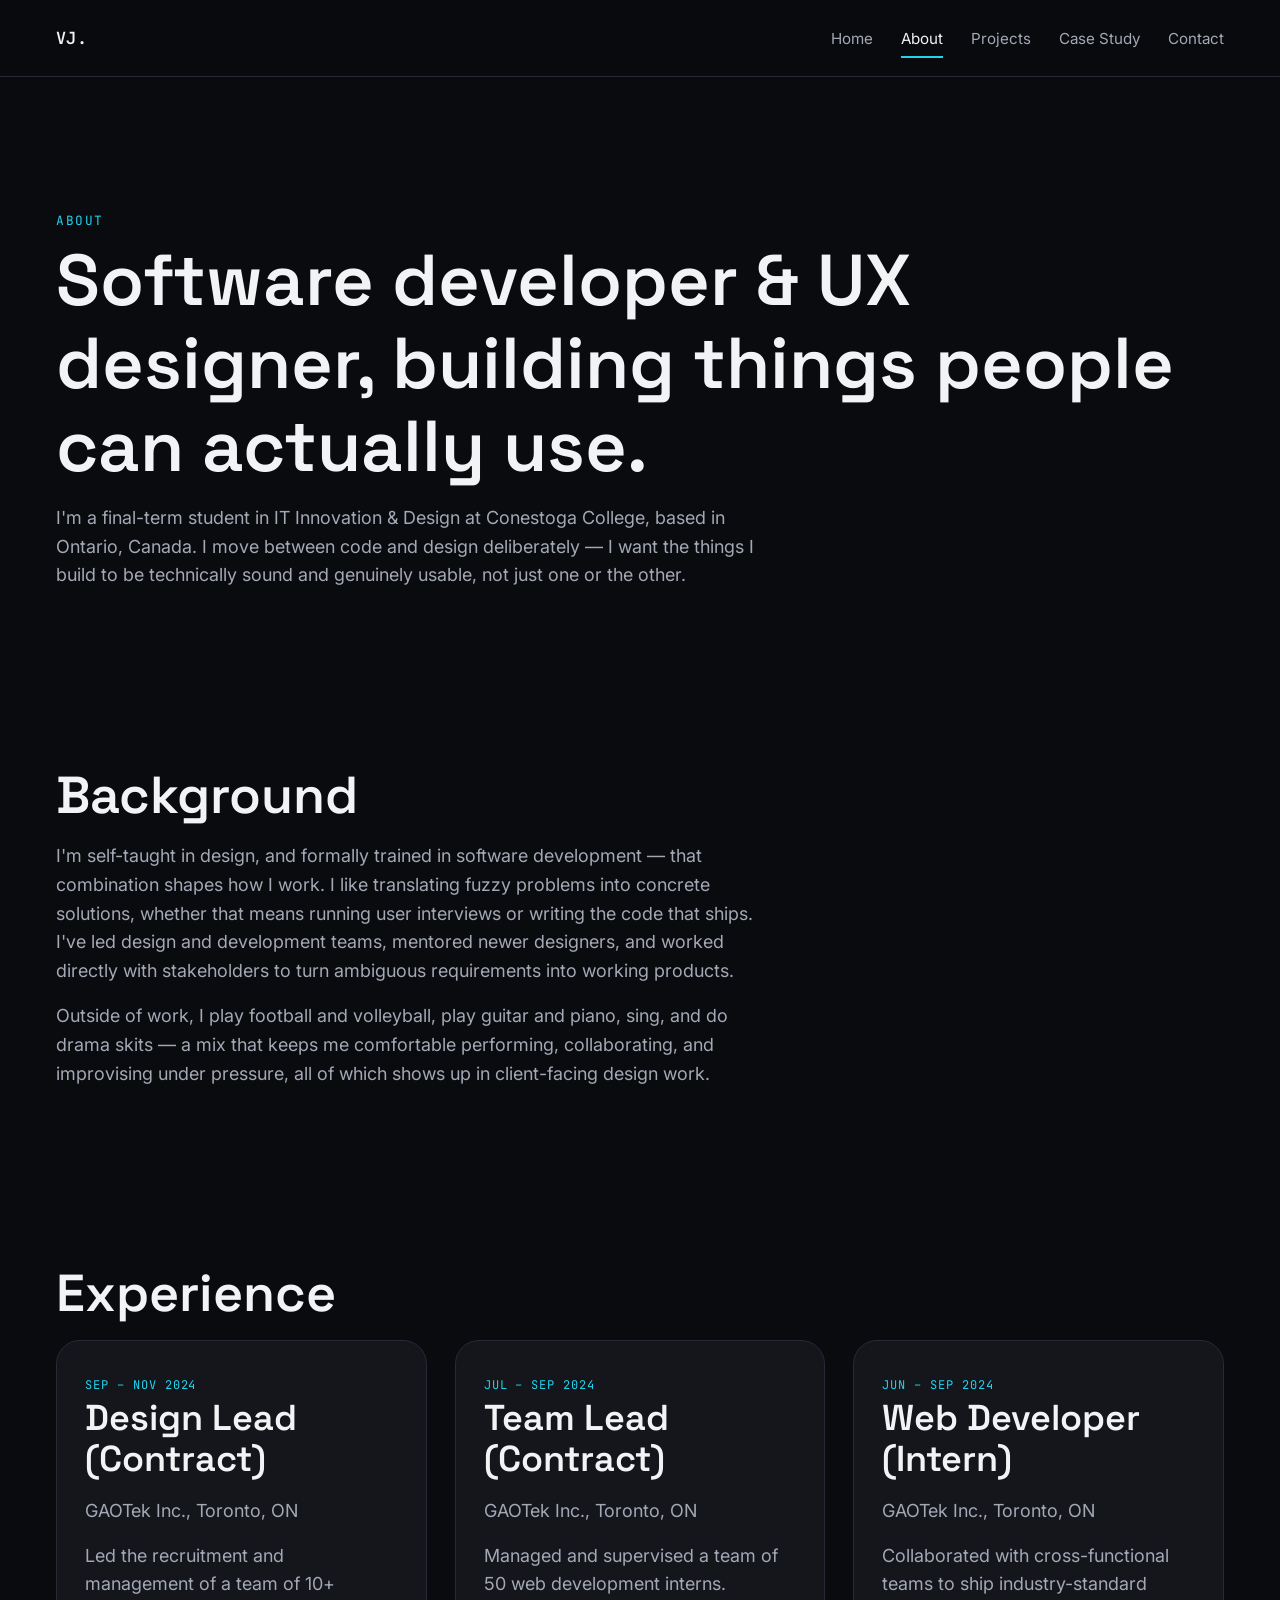
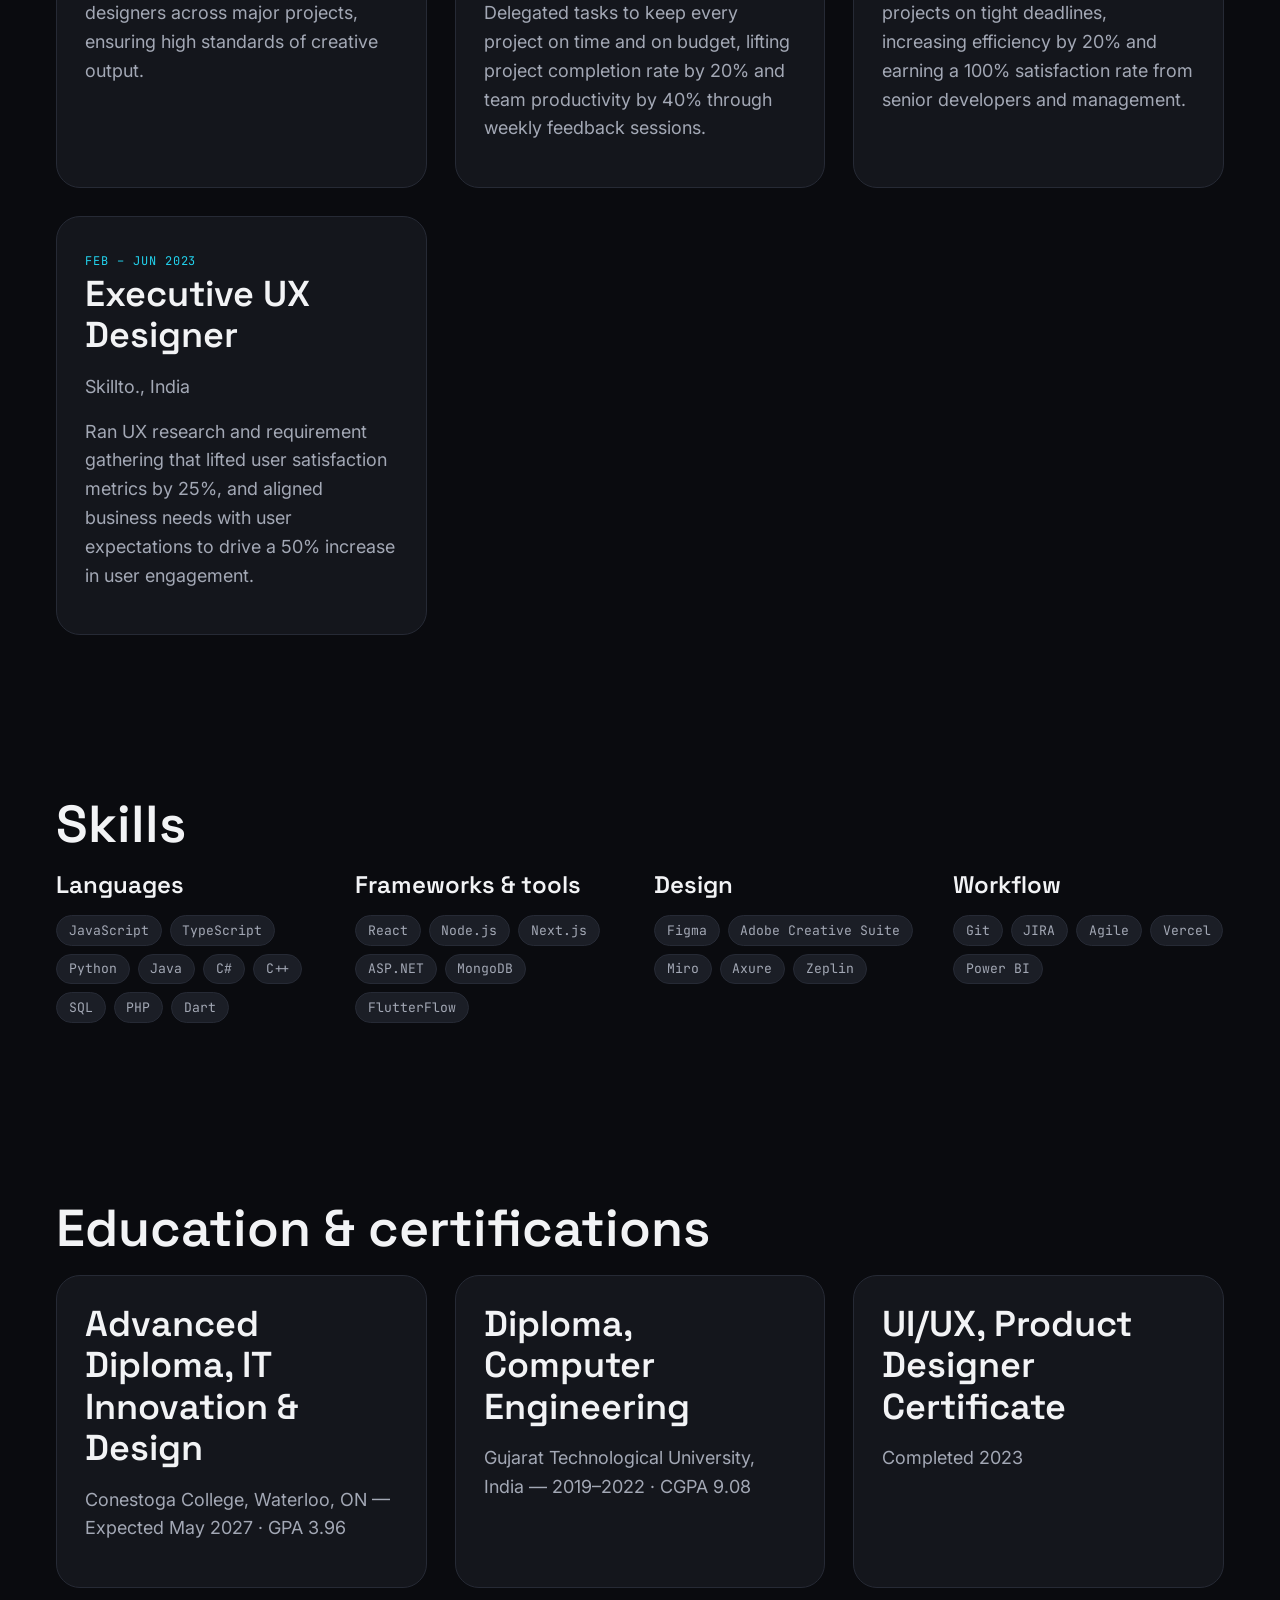
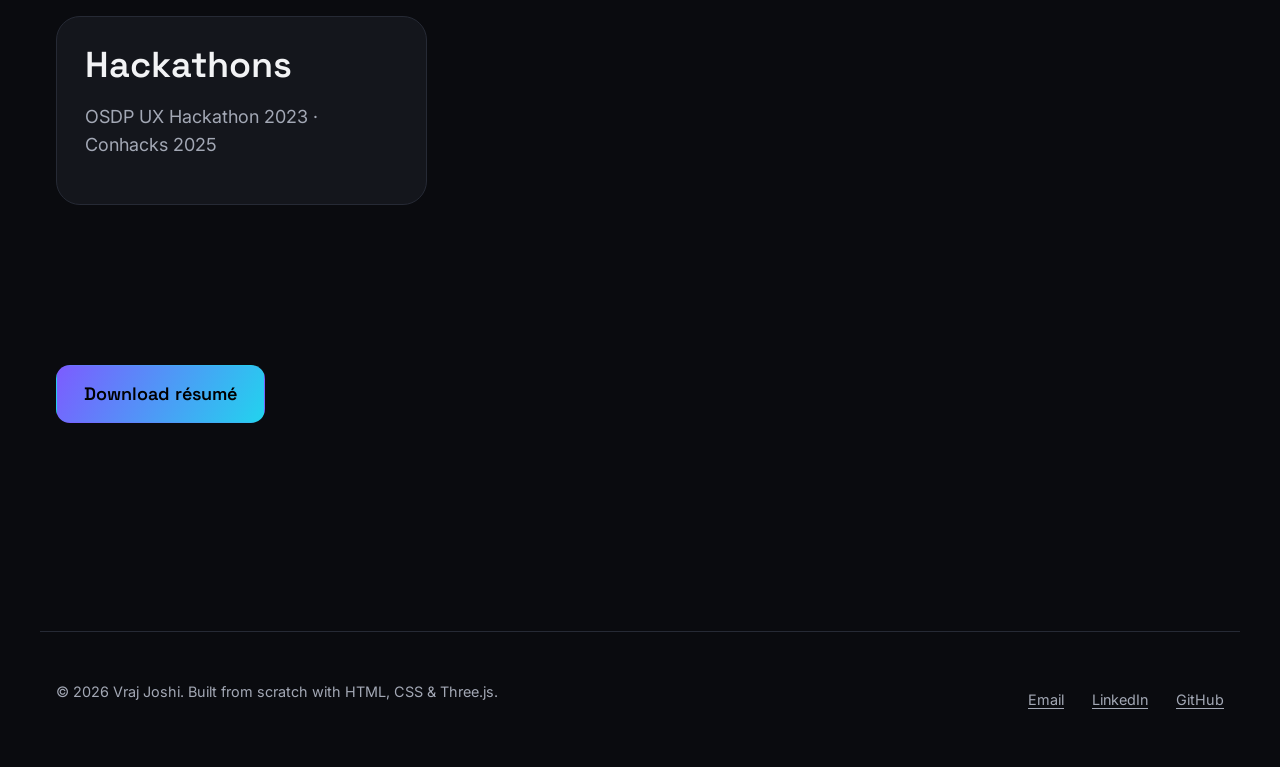
<file: about.html>
<!DOCTYPE html>
<html lang="en">
<head>
  <meta charset="UTF-8" />
  <meta name="viewport" content="width=device-width, initial-scale=1.0" />
  <meta name="theme-color" content="#0a0b0f" />
  <meta name="color-scheme" content="dark" />
  <link rel="icon" href="assets/favicon.svg" type="image/svg+xml" />
  <title>About — Vraj Joshi</title>
  <meta name="description" content="Vraj Joshi is a software developer and UX designer based in Ontario, Canada, studying IT Innovation & Design at Conestoga College." />
  <meta property="og:title" content="About — Vraj Joshi" />
  <meta property="og:description" content="Software developer and UX designer based in Ontario, Canada." />
  <meta property="og:type" content="website" />
  <link rel="preconnect" href="https://fonts.googleapis.com" />
  <link rel="preconnect" href="https://fonts.gstatic.com" crossorigin />
  <link href="https://fonts.googleapis.com/css2?family=Space+Grotesk:wght@500;600;700&family=Inter:wght@400;500;600&family=JetBrains+Mono:wght@400;500&display=swap" rel="stylesheet" />
  <link rel="stylesheet" href="css/tokens.css" />
  <link rel="stylesheet" href="css/base.css" />
  <link rel="stylesheet" href="css/main.css" />
</head>
<body>
  <a class="skip-link" href="#main">Skip to content</a>

  <header class="site-header">
    <nav class="nav container" aria-label="Primary">
      <a class="nav__brand" href="index.html">VJ<span aria-hidden="true">.</span></a>
      <button class="nav__toggle" aria-expanded="false" aria-controls="primary-nav" aria-label="Toggle menu">
        <svg width="18" height="14" viewBox="0 0 18 14" fill="none" aria-hidden="true">
          <path d="M0 1H18M0 7H18M0 13H18" stroke="currentColor" stroke-width="2" />
        </svg>
      </button>
      <ul class="nav__list" id="primary-nav">
        <li><a href="index.html">Home</a></li>
        <li><a href="about.html" aria-current="page">About</a></li>
        <li><a href="projects.html">Projects</a></li>
        <li><a href="case-study.html">Case Study</a></li>
        <li><a href="contact.html">Contact</a></li>
      </ul>
    </nav>
  </header>

  <main id="main">
    <section class="page-hero container">
      <span class="eyebrow">About</span>
      <h1>Software developer &amp; UX designer, building things people can actually use.</h1>
      <p>I'm a final-term student in IT Innovation &amp; Design at Conestoga College, based in Ontario, Canada. I move between code and design deliberately — I want the things I build to be technically sound and genuinely usable, not just one or the other.</p>
    </section>

    <section class="section container">
      <h2>Background</h2>
      <p>I'm self-taught in design, and formally trained in software development — that combination shapes how I work. I like translating fuzzy problems into concrete solutions, whether that means running user interviews or writing the code that ships. I've led design and development teams, mentored newer designers, and worked directly with stakeholders to turn ambiguous requirements into working products.</p>
      <p>Outside of work, I play football and volleyball, play guitar and piano, sing, and do drama skits — a mix that keeps me comfortable performing, collaborating, and improvising under pressure, all of which shows up in client-facing design work.</p>
    </section>

    <section class="section container">
      <h2>Experience</h2>
      <div class="card-grid">
        <article class="card">
          <span class="project-card__tag">Sep – Nov 2024</span>
          <h3>Design Lead (Contract)</h3>
          <p>GAOTek Inc., Toronto, ON</p>
          <p>Led the recruitment and management of a team of 10+ designers across major projects, ensuring high standards of creative output.</p>
        </article>
        <article class="card">
          <span class="project-card__tag">Jul – Sep 2024</span>
          <h3>Team Lead (Contract)</h3>
          <p>GAOTek Inc., Toronto, ON</p>
          <p>Managed and supervised a team of 50 web development interns. Delegated tasks to keep every project on time and on budget, lifting project completion rate by 20% and team productivity by 40% through weekly feedback sessions.</p>
        </article>
        <article class="card">
          <span class="project-card__tag">Jun – Sep 2024</span>
          <h3>Web Developer (Intern)</h3>
          <p>GAOTek Inc., Toronto, ON</p>
          <p>Collaborated with cross-functional teams to ship industry-standard projects on tight deadlines, increasing efficiency by 20% and earning a 100% satisfaction rate from senior developers and management.</p>
        </article>
        <article class="card">
          <span class="project-card__tag">Feb – Jun 2023</span>
          <h3>Executive UX Designer</h3>
          <p>Skillto., India</p>
          <p>Ran UX research and requirement gathering that lifted user satisfaction metrics by 25%, and aligned business needs with user expectations to drive a 50% increase in user engagement.</p>
        </article>
      </div>
    </section>

    <section class="section container">
      <h2>Skills</h2>
      <div class="skills-grid">
        <div>
          <h3>Languages</h3>
          <ul class="tag-list">
            <li>JavaScript</li><li>TypeScript</li><li>Python</li><li>Java</li><li>C#</li><li>C++</li><li>SQL</li><li>PHP</li><li>Dart</li>
          </ul>
        </div>
        <div>
          <h3>Frameworks &amp; tools</h3>
          <ul class="tag-list">
            <li>React</li><li>Node.js</li><li>Next.js</li><li>ASP.NET</li><li>MongoDB</li><li>FlutterFlow</li>
          </ul>
        </div>
        <div>
          <h3>Design</h3>
          <ul class="tag-list">
            <li>Figma</li><li>Adobe Creative Suite</li><li>Miro</li><li>Axure</li><li>Zeplin</li>
          </ul>
        </div>
        <div>
          <h3>Workflow</h3>
          <ul class="tag-list">
            <li>Git</li><li>JIRA</li><li>Agile</li><li>Vercel</li><li>Power BI</li>
          </ul>
        </div>
      </div>
    </section>

    <section class="section container">
      <h2>Education &amp; certifications</h2>
      <div class="card-grid">
        <article class="card">
          <h3>Advanced Diploma, IT Innovation &amp; Design</h3>
          <p>Conestoga College, Waterloo, ON — Expected May 2027 · GPA 3.96</p>
        </article>
        <article class="card">
          <h3>Diploma, Computer Engineering</h3>
          <p>Gujarat Technological University, India — 2019–2022 · CGPA 9.08</p>
        </article>
        <article class="card">
          <h3>UI/UX, Product Designer Certificate</h3>
          <p>Completed 2023</p>
        </article>
        <article class="card">
          <h3>Hackathons</h3>
          <p>OSDP UX Hackathon 2023 · Conhacks 2025</p>
        </article>
      </div>
    </section>

    <section class="section container">
      <a class="btn btn--primary" href="assets/resume.pdf" download>Download résumé</a>
    </section>
  </main>

  <footer class="site-footer container">
    <div class="footer__grid">
      <p>© 2026 Vraj Joshi. Built from scratch with HTML, CSS &amp; Three.js.</p>
      <ul class="footer__links">
        <li><a href="mailto:vrajjoshi123@gmail.com">Email</a></li>
        <li><a href="https://www.linkedin.com/in/vraj-joshi" target="_blank" rel="noopener">LinkedIn<span class="visually-hidden"> (opens in a new tab)</span></a></li>
        <li><a href="https://github.com/Vraj747" target="_blank" rel="noopener">GitHub<span class="visually-hidden"> (opens in a new tab)</span></a></li>
      </ul>
    </div>
  </footer>

  <script src="js/nav.js"></script>
</body>
</html>
</file>
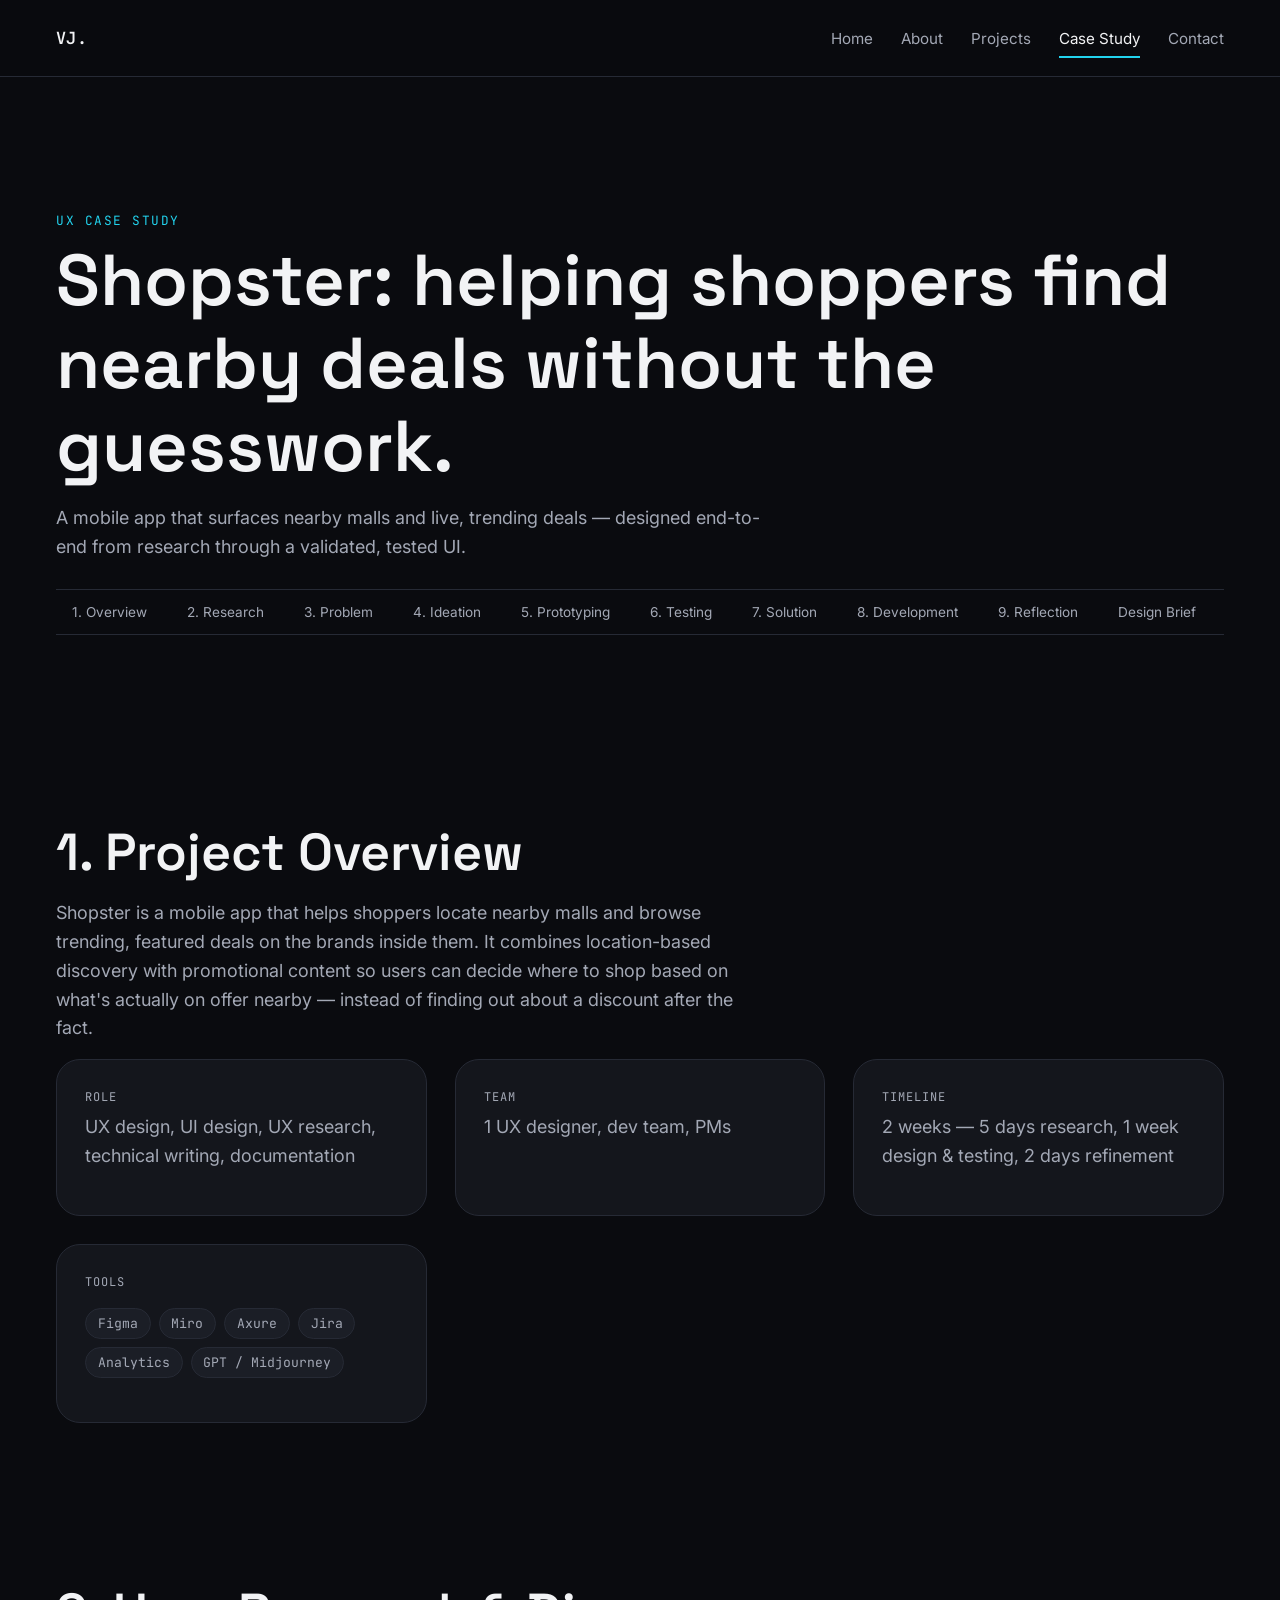
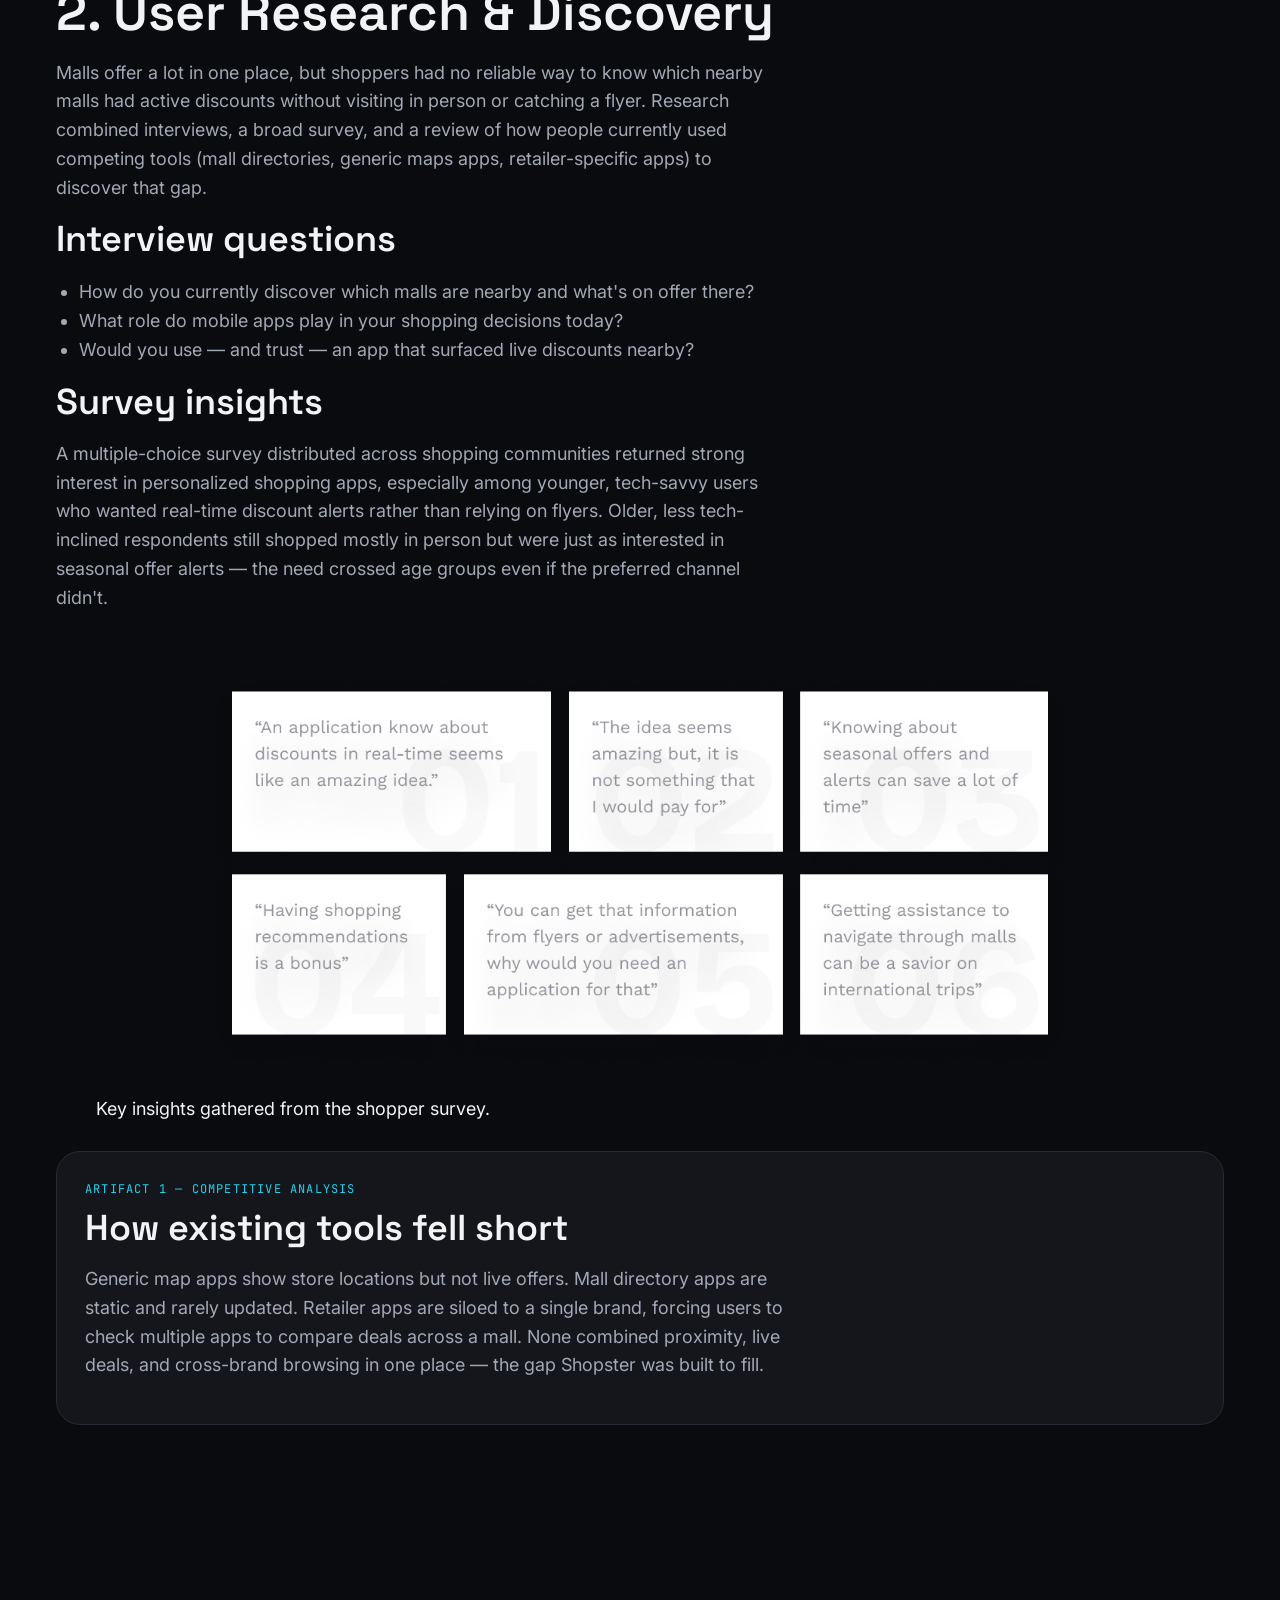
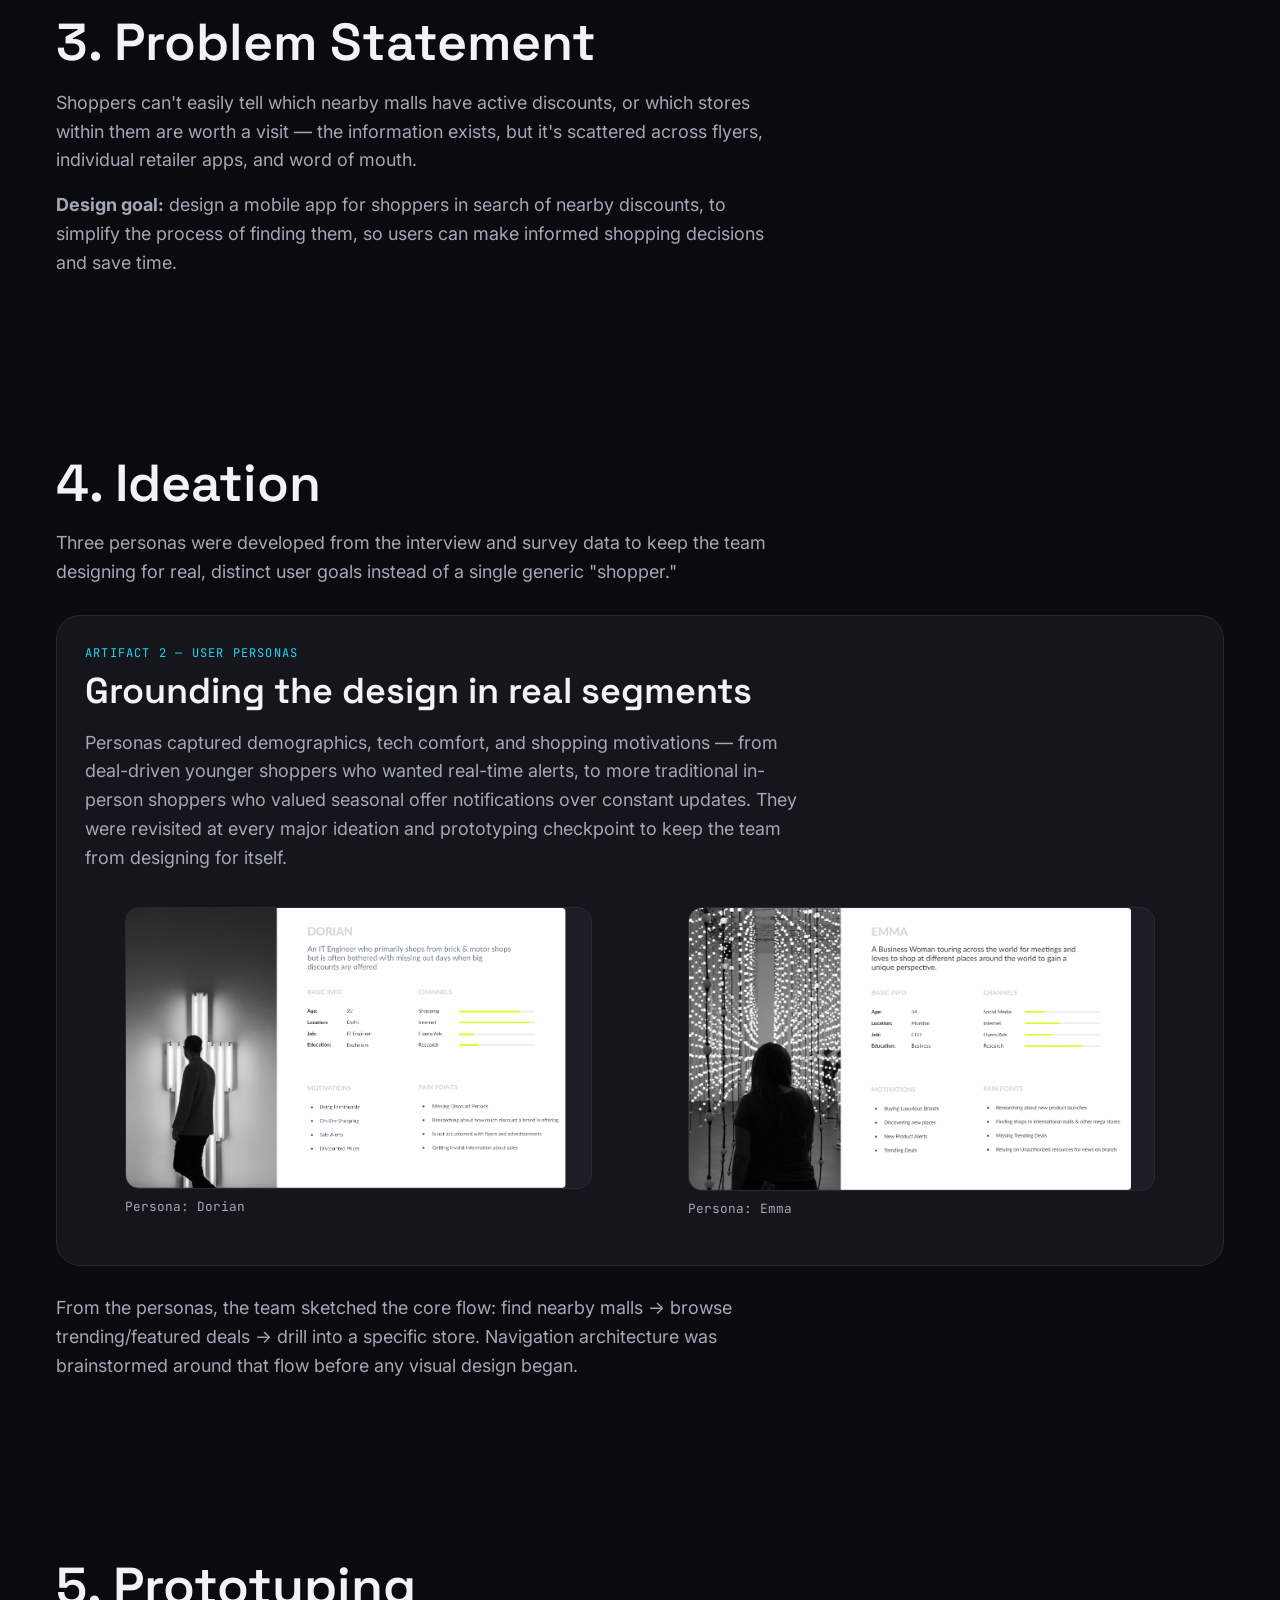
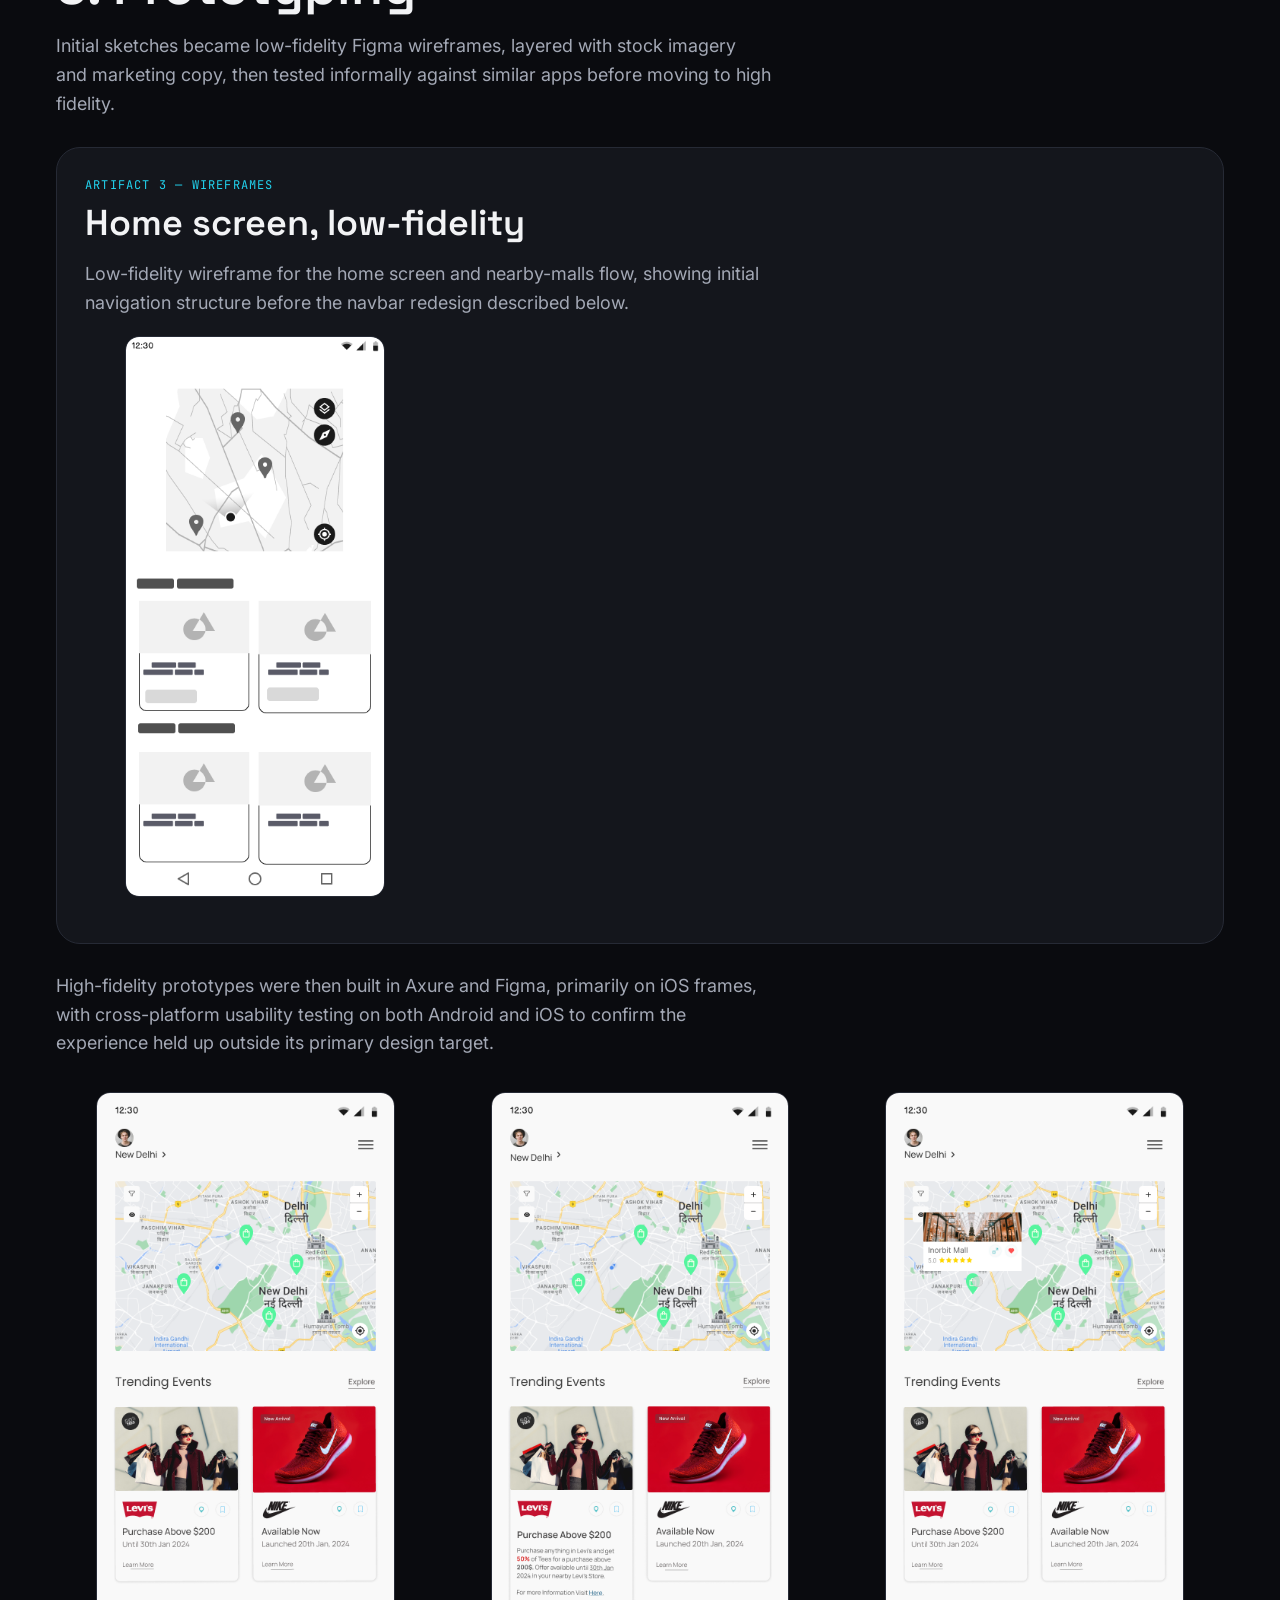
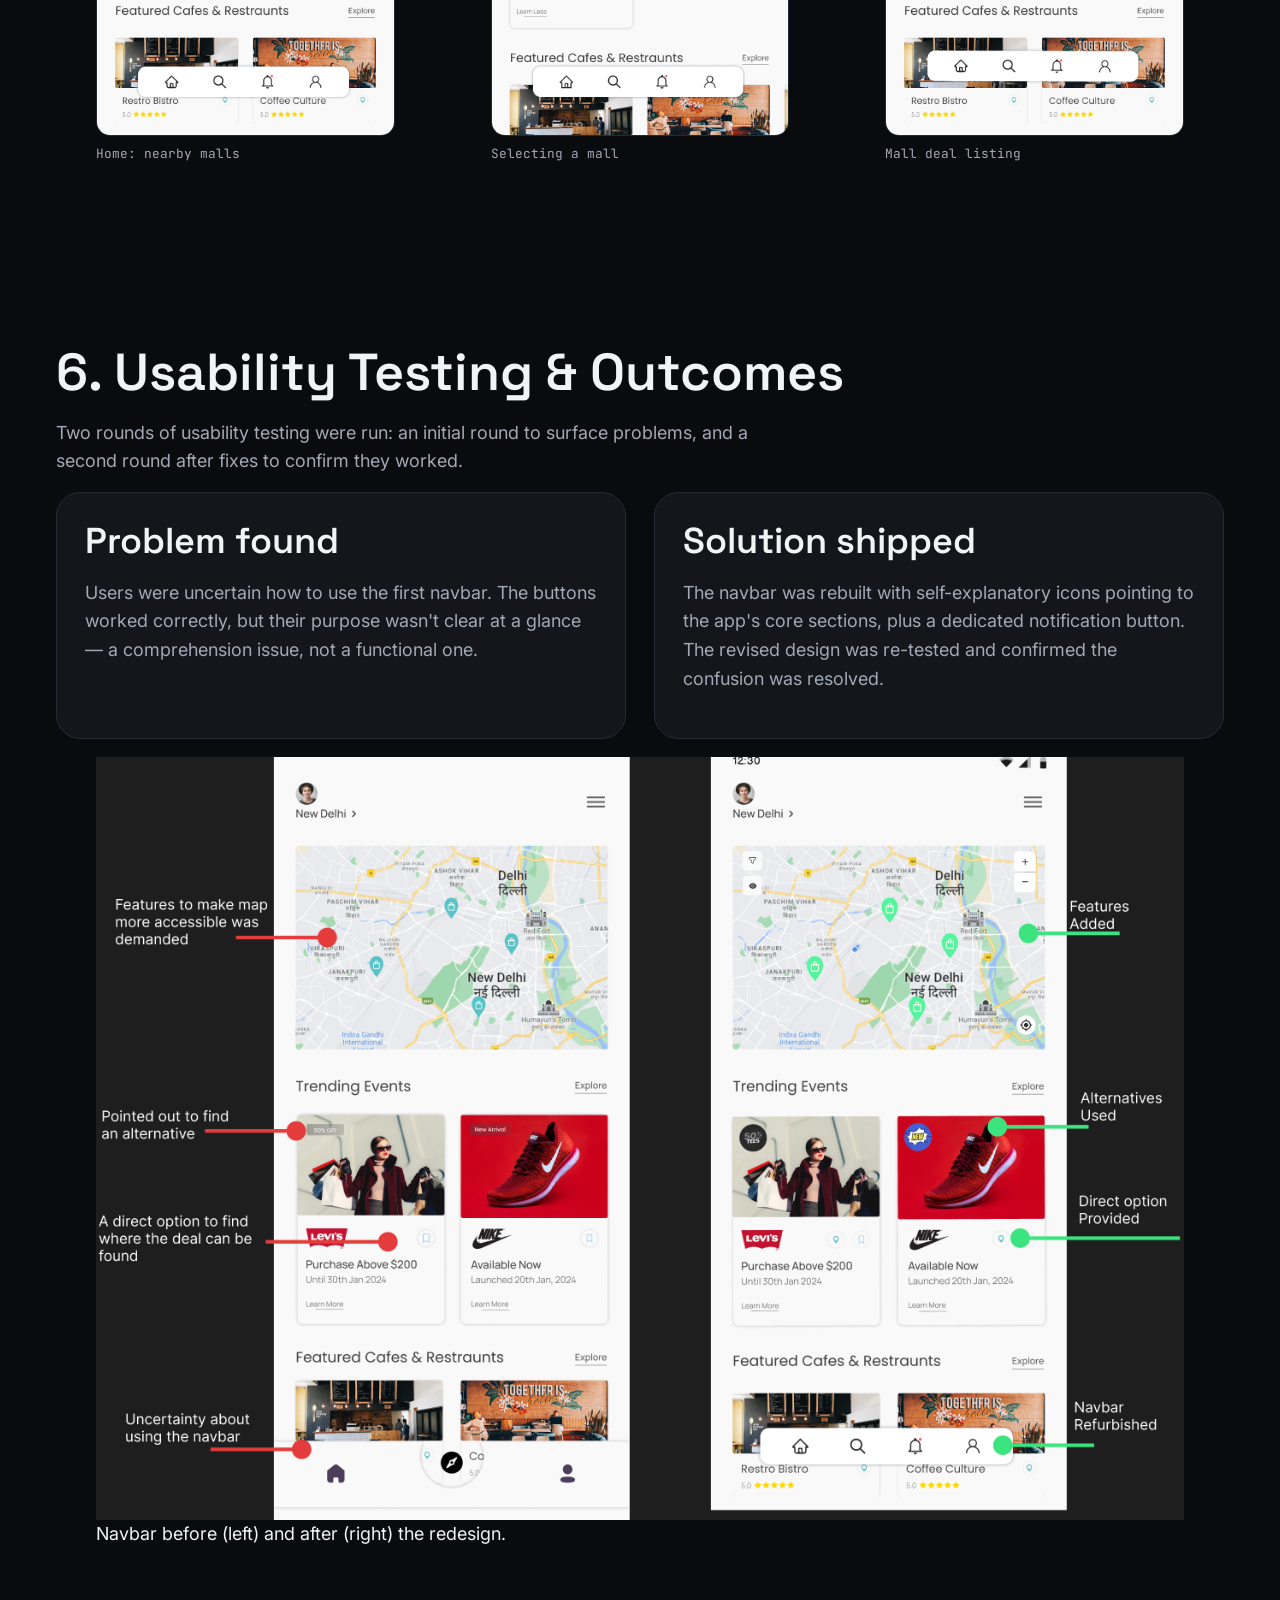
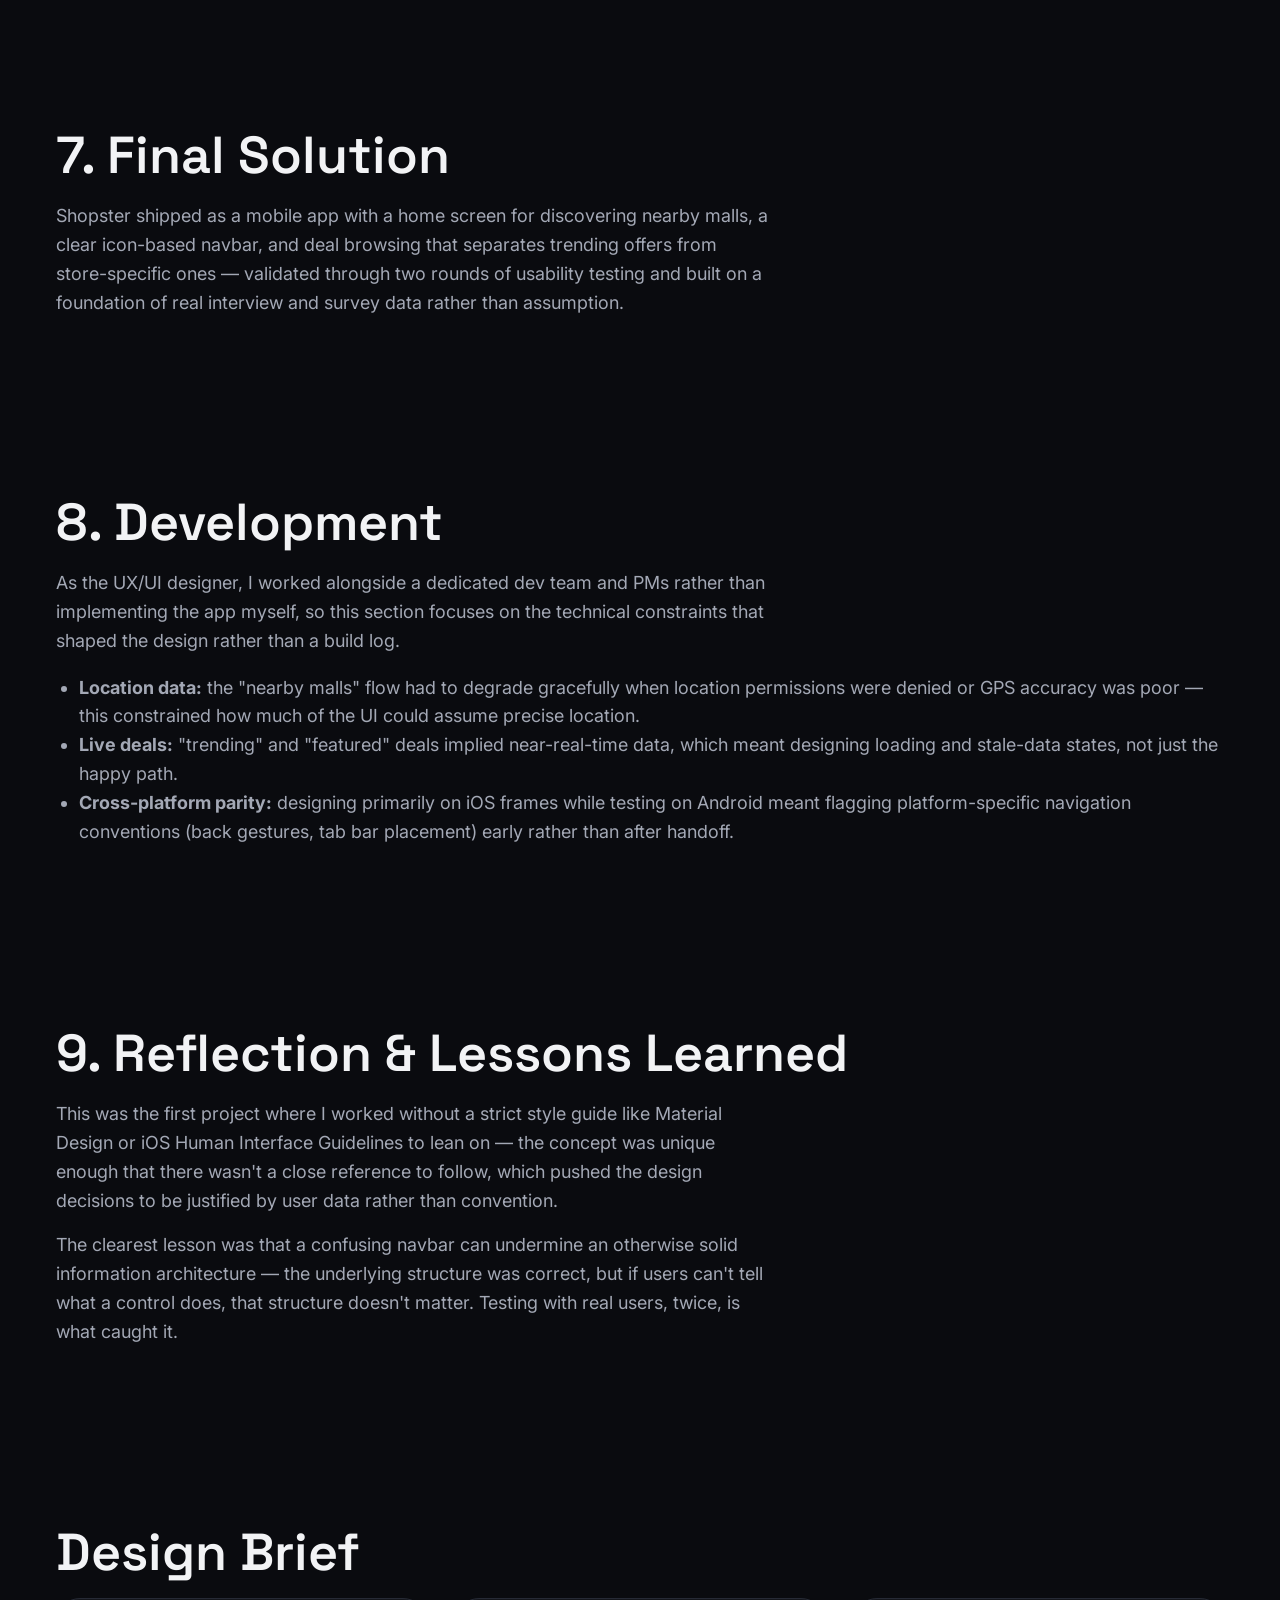
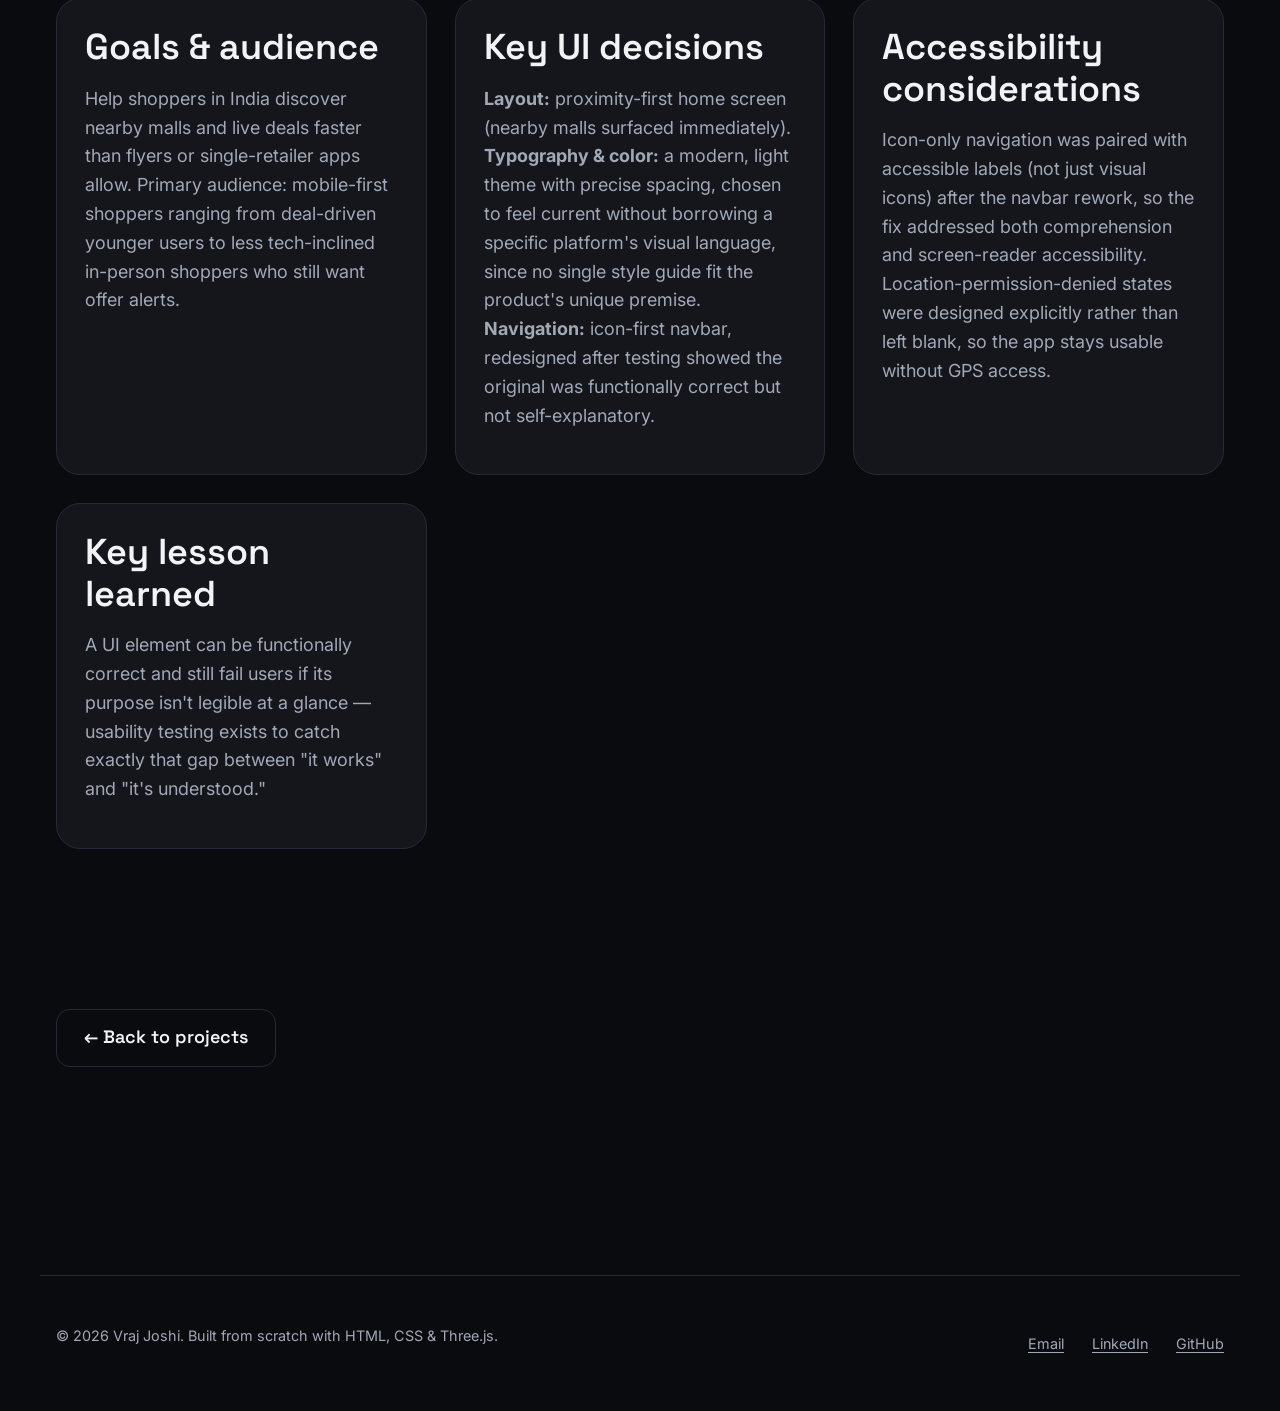
<file: case-study.html>
<!DOCTYPE html>
<html lang="en">
<head>
  <meta charset="UTF-8" />
  <meta name="viewport" content="width=device-width, initial-scale=1.0" />
  <meta name="theme-color" content="#0a0b0f" />
  <meta name="color-scheme" content="dark" />
  <link rel="icon" href="assets/favicon.svg" type="image/svg+xml" />
  <title>UX Case Study: Shopster — Vraj Joshi</title>
  <meta name="description" content="Full UX case study for Shopster, a local shopping guide app: research, problem statement, ideation, prototyping, usability testing, and final design brief." />
  <meta property="og:title" content="UX Case Study: Shopster — Vraj Joshi" />
  <meta property="og:description" content="Full UX case study: research through final design brief." />
  <meta property="og:type" content="article" />
  <link rel="preconnect" href="https://fonts.googleapis.com" />
  <link rel="preconnect" href="https://fonts.gstatic.com" crossorigin />
  <link href="https://fonts.googleapis.com/css2?family=Space+Grotesk:wght@500;600;700&family=Inter:wght@400;500;600&family=JetBrains+Mono:wght@400;500&display=swap" rel="stylesheet" />
  <link rel="stylesheet" href="css/tokens.css" />
  <link rel="stylesheet" href="css/base.css" />
  <link rel="stylesheet" href="css/main.css" />
</head>
<body>
  <a class="skip-link" href="#main">Skip to content</a>

  <header class="site-header">
    <nav class="nav container" aria-label="Primary">
      <a class="nav__brand" href="index.html">VJ<span aria-hidden="true">.</span></a>
      <button class="nav__toggle" aria-expanded="false" aria-controls="primary-nav" aria-label="Toggle menu">
        <svg width="18" height="14" viewBox="0 0 18 14" fill="none" aria-hidden="true">
          <path d="M0 1H18M0 7H18M0 13H18" stroke="currentColor" stroke-width="2" />
        </svg>
      </button>
      <ul class="nav__list" id="primary-nav">
        <li><a href="index.html">Home</a></li>
        <li><a href="about.html">About</a></li>
        <li><a href="projects.html">Projects</a></li>
        <li><a href="case-study.html" aria-current="page">Case Study</a></li>
        <li><a href="contact.html">Contact</a></li>
      </ul>
    </nav>
  </header>

  <main id="main">
    <section class="page-hero container">
      <span class="eyebrow">UX Case Study</span>
      <h1>Shopster: helping shoppers find nearby deals without the guesswork.</h1>
      <p>A mobile app that surfaces nearby malls and live, trending deals — designed end-to-end from research through a validated, tested UI.</p>

      <nav aria-label="Case study sections">
        <ul class="case-nav">
          <li><a href="#overview">1. Overview</a></li>
          <li><a href="#research">2. Research</a></li>
          <li><a href="#problem">3. Problem</a></li>
          <li><a href="#ideation">4. Ideation</a></li>
          <li><a href="#prototyping">5. Prototyping</a></li>
          <li><a href="#testing">6. Testing</a></li>
          <li><a href="#solution">7. Solution</a></li>
          <li><a href="#development">8. Development</a></li>
          <li><a href="#reflection">9. Reflection</a></li>
          <li><a href="#brief">Design Brief</a></li>
        </ul>
      </nav>
    </section>

    <!-- 1. Project Overview -->
    <section class="section container" id="overview">
      <h2>1. Project Overview</h2>
      <p>Shopster is a mobile app that helps shoppers locate nearby malls and browse trending, featured deals on the brands inside them. It combines location-based discovery with promotional content so users can decide where to shop based on what's actually on offer nearby — instead of finding out about a discount after the fact.</p>
      <div class="card-grid">
        <div class="card"><p class="card-label">Role</p><p>UX design, UI design, UX research, technical writing, documentation</p></div>
        <div class="card"><p class="card-label">Team</p><p>1 UX designer, dev team, PMs</p></div>
        <div class="card"><p class="card-label">Timeline</p><p>2 weeks — 5 days research, 1 week design &amp; testing, 2 days refinement</p></div>
        <div class="card"><p class="card-label">Tools</p>
          <ul class="tag-list"><li>Figma</li><li>Miro</li><li>Axure</li><li>Jira</li><li>Analytics</li><li>GPT / Midjourney</li></ul>
        </div>
      </div>
    </section>

    <!-- 2. User Research & Discovery -->
    <section class="section container" id="research">
      <h2>2. User Research &amp; Discovery</h2>
      <p>Malls offer a lot in one place, but shoppers had no reliable way to know which nearby malls had active discounts without visiting in person or catching a flyer. Research combined interviews, a broad survey, and a review of how people currently used competing tools (mall directories, generic maps apps, retailer-specific apps) to discover that gap.</p>

      <h3>Interview questions</h3>
      <ul>
        <li>How do you currently discover which malls are nearby and what's on offer there?</li>
        <li>What role do mobile apps play in your shopping decisions today?</li>
        <li>Would you use — and trust — an app that surfaced live discounts nearby?</li>
      </ul>

      <h3>Survey insights</h3>
      <p>A multiple-choice survey distributed across shopping communities returned strong interest in personalized shopping apps, especially among younger, tech-savvy users who wanted real-time discount alerts rather than relying on flyers. Older, less tech-inclined respondents still shopped mostly in person but were just as interested in seasonal offer alerts — the need crossed age groups even if the preferred channel didn't.</p>

      <figure>
        <img src="assets/KeyInsightsGatheredFromSurveys_Shopster.png" alt="Chart summarizing key insights gathered from the Shopster survey responses, grouped by theme." loading="lazy" width="2880" height="1228" />
        <figcaption>Key insights gathered from the shopper survey.</figcaption>
      </figure>

      <div class="case-artifact">
        <span class="case-artifact__label">Artifact 1 — Competitive Analysis</span>
        <h3>How existing tools fell short</h3>
        <p>Generic map apps show store locations but not live offers. Mall directory apps are static and rarely updated. Retailer apps are siloed to a single brand, forcing users to check multiple apps to compare deals across a mall. None combined proximity, live deals, and cross-brand browsing in one place — the gap Shopster was built to fill.</p>
      </div>
    </section>

    <!-- 3. Problem Statement -->
    <section class="section container" id="problem">
      <h2>3. Problem Statement</h2>
      <p>Shoppers can't easily tell which nearby malls have active discounts, or which stores within them are worth a visit — the information exists, but it's scattered across flyers, individual retailer apps, and word of mouth.</p>
      <p><strong>Design goal:</strong> design a mobile app for shoppers in search of nearby discounts, to simplify the process of finding them, so users can make informed shopping decisions and save time.</p>
    </section>

    <!-- 4. Ideation -->
    <section class="section container" id="ideation">
      <h2>4. Ideation</h2>
      <p>Three personas were developed from the interview and survey data to keep the team designing for real, distinct user goals instead of a single generic "shopper."</p>

      <div class="case-artifact">
        <span class="case-artifact__label">Artifact 2 — User Personas</span>
        <h3>Grounding the design in real segments</h3>
        <p>Personas captured demographics, tech comfort, and shopping motivations — from deal-driven younger shoppers who wanted real-time alerts, to more traditional in-person shoppers who valued seasonal offer notifications over constant updates. They were revisited at every major ideation and prototyping checkpoint to keep the team from designing for itself.</p>
        <ul class="figure-grid">
          <li>
            <figure>
              <img src="assets/Persona_Dorian_Shopster.png" alt="Persona profile for Dorian, a 22-year-old IT engineer in Delhi who shops mainly in person and worries about missing discount days." loading="lazy" width="2286" height="1378" />
              <figcaption>Persona: Dorian</figcaption>
            </figure>
          </li>
          <li>
            <figure>
              <img src="assets/Persona_Emma_Shopster.png" alt="Persona profile for Emma, showing her basic info, preferred channels, motivations, and pain points." loading="lazy" width="2272" height="1378" />
              <figcaption>Persona: Emma</figcaption>
            </figure>
          </li>
        </ul>
      </div>

      <p>From the personas, the team sketched the core flow: find nearby malls → browse trending/featured deals → drill into a specific store. Navigation architecture was brainstormed around that flow before any visual design began.</p>
    </section>

    <!-- 5. Prototyping -->
    <section class="section container" id="prototyping">
      <h2>5. Prototyping</h2>
      <p>Initial sketches became low-fidelity Figma wireframes, layered with stock imagery and marketing copy, then tested informally against similar apps before moving to high fidelity.</p>

      <div class="case-artifact">
        <span class="case-artifact__label">Artifact 3 — Wireframes</span>
        <h3>Home screen, low-fidelity</h3>
        <p>Low-fidelity wireframe for the home screen and nearby-malls flow, showing initial navigation structure before the navbar redesign described below.</p>
        <figure>
          <img src="assets/Wireframe_HomeScreen_Shopster.png" alt="Low-fidelity wireframe of the Shopster home screen, showing a map of nearby malls above two rows of placeholder deal cards." loading="lazy" width="360" height="780" style="max-width: 260px;" />
        </figure>
      </div>

      <p>High-fidelity prototypes were then built in Axure and Figma, primarily on iOS frames, with cross-platform usability testing on both Android and iOS to confirm the experience held up outside its primary design target.</p>

      <ul class="figure-grid">
        <li>
          <figure>
            <img src="assets/Prototype_FindingMallsNearbyScreen_Shopster.png" alt="Shopster home screen with a map of nearby malls, plus Trending Events and Featured Cafes & Restaurants sections below." loading="lazy" width="390" height="844" />
            <figcaption>Home: nearby malls</figcaption>
          </figure>
        </li>
        <li>
          <figure>
            <img src="assets/Prototype_Screen2_Shopster.png" alt="Same map screen with the Inorbit Mall marker selected, showing a popup card with its rating." loading="lazy" width="390" height="844" />
            <figcaption>Selecting a mall</figcaption>
          </figure>
        </li>
        <li>
          <figure>
            <img src="assets/Prototype_Screen3_Shopster.png" alt="Inorbit Mall detail screen with For You, Trending Deals, and Featured Deals sections listing specific brand offers." loading="lazy" width="390" height="844" />
            <figcaption>Mall deal listing</figcaption>
          </figure>
        </li>
      </ul>
    </section>

    <!-- 6. Usability Testing & Outcomes -->
    <section class="section container" id="testing">
      <h2>6. Usability Testing &amp; Outcomes</h2>
      <p>Two rounds of usability testing were run: an initial round to surface problems, and a second round after fixes to confirm they worked.</p>

      <div class="card-grid">
        <div class="card">
          <h3>Problem found</h3>
          <p>Users were uncertain how to use the first navbar. The buttons worked correctly, but their purpose wasn't clear at a glance — a comprehension issue, not a functional one.</p>
        </div>
        <div class="card">
          <h3>Solution shipped</h3>
          <p>The navbar was rebuilt with self-explanatory icons pointing to the app's core sections, plus a dedicated notification button. The revised design was re-tested and confirmed the confusion was resolved.</p>
        </div>
      </div>

      <figure>
        <img src="assets/FindingsFromUsabilityTest_BeforeLeft_AfterRight_Shopster.png" alt="Side-by-side comparison of the Shopster navbar before (left) and after (right) the usability-testing-driven redesign." loading="lazy" width="1272" height="892" />
        <figcaption>Navbar before (left) and after (right) the redesign.</figcaption>
      </figure>
    </section>

    <!-- 7. Final Solution & Design Brief -->
    <section class="section container" id="solution">
      <h2>7. Final Solution</h2>
      <p>Shopster shipped as a mobile app with a home screen for discovering nearby malls, a clear icon-based navbar, and deal browsing that separates trending offers from store-specific ones — validated through two rounds of usability testing and built on a foundation of real interview and survey data rather than assumption.</p>
    </section>

    <!-- 8. Development -->
    <section class="section container" id="development">
      <h2>8. Development</h2>
      <p>As the UX/UI designer, I worked alongside a dedicated dev team and PMs rather than implementing the app myself, so this section focuses on the technical constraints that shaped the design rather than a build log.</p>
      <ul>
        <li><strong>Location data:</strong> the "nearby malls" flow had to degrade gracefully when location permissions were denied or GPS accuracy was poor — this constrained how much of the UI could assume precise location.</li>
        <li><strong>Live deals:</strong> "trending" and "featured" deals implied near-real-time data, which meant designing loading and stale-data states, not just the happy path.</li>
        <li><strong>Cross-platform parity:</strong> designing primarily on iOS frames while testing on Android meant flagging platform-specific navigation conventions (back gestures, tab bar placement) early rather than after handoff.</li>
      </ul>
    </section>

    <!-- 9. Reflection -->
    <section class="section container" id="reflection">
      <h2>9. Reflection &amp; Lessons Learned</h2>
      <p>This was the first project where I worked without a strict style guide like Material Design or iOS Human Interface Guidelines to lean on — the concept was unique enough that there wasn't a close reference to follow, which pushed the design decisions to be justified by user data rather than convention.</p>
      <p>The clearest lesson was that a confusing navbar can undermine an otherwise solid information architecture — the underlying structure was correct, but if users can't tell what a control does, that structure doesn't matter. Testing with real users, twice, is what caught it.</p>
    </section>

    <!-- Design Brief -->
    <section class="section container" id="brief">
      <h2>Design Brief</h2>
      <div class="card-grid">
        <div class="card">
          <h3>Goals &amp; audience</h3>
          <p>Help shoppers in India discover nearby malls and live deals faster than flyers or single-retailer apps allow. Primary audience: mobile-first shoppers ranging from deal-driven younger users to less tech-inclined in-person shoppers who still want offer alerts.</p>
        </div>
        <div class="card">
          <h3>Key UI decisions</h3>
          <p><strong>Layout:</strong> proximity-first home screen (nearby malls surfaced immediately). <strong>Typography &amp; color:</strong> a modern, light theme with precise spacing, chosen to feel current without borrowing a specific platform's visual language, since no single style guide fit the product's unique premise. <strong>Navigation:</strong> icon-first navbar, redesigned after testing showed the original was functionally correct but not self-explanatory.</p>
        </div>
        <div class="card">
          <h3>Accessibility considerations</h3>
          <p>Icon-only navigation was paired with accessible labels (not just visual icons) after the navbar rework, so the fix addressed both comprehension and screen-reader accessibility. Location-permission-denied states were designed explicitly rather than left blank, so the app stays usable without GPS access.</p>
        </div>
        <div class="card">
          <h3>Key lesson learned</h3>
          <p>A UI element can be functionally correct and still fail users if its purpose isn't legible at a glance — usability testing exists to catch exactly that gap between "it works" and "it's understood."</p>
        </div>
      </div>
    </section>

    <section class="section container">
      <a class="btn btn--ghost" href="projects.html">← Back to projects</a>
    </section>
  </main>

  <footer class="site-footer container">
    <div class="footer__grid">
      <p>© 2026 Vraj Joshi. Built from scratch with HTML, CSS &amp; Three.js.</p>
      <ul class="footer__links">
        <li><a href="mailto:vrajjoshi123@gmail.com">Email</a></li>
        <li><a href="https://www.linkedin.com/in/vraj-joshi" target="_blank" rel="noopener">LinkedIn<span class="visually-hidden"> (opens in a new tab)</span></a></li>
        <li><a href="https://github.com/Vraj747" target="_blank" rel="noopener">GitHub<span class="visually-hidden"> (opens in a new tab)</span></a></li>
      </ul>
    </div>
  </footer>

  <script src="js/nav.js"></script>
</body>
</html>
</file>
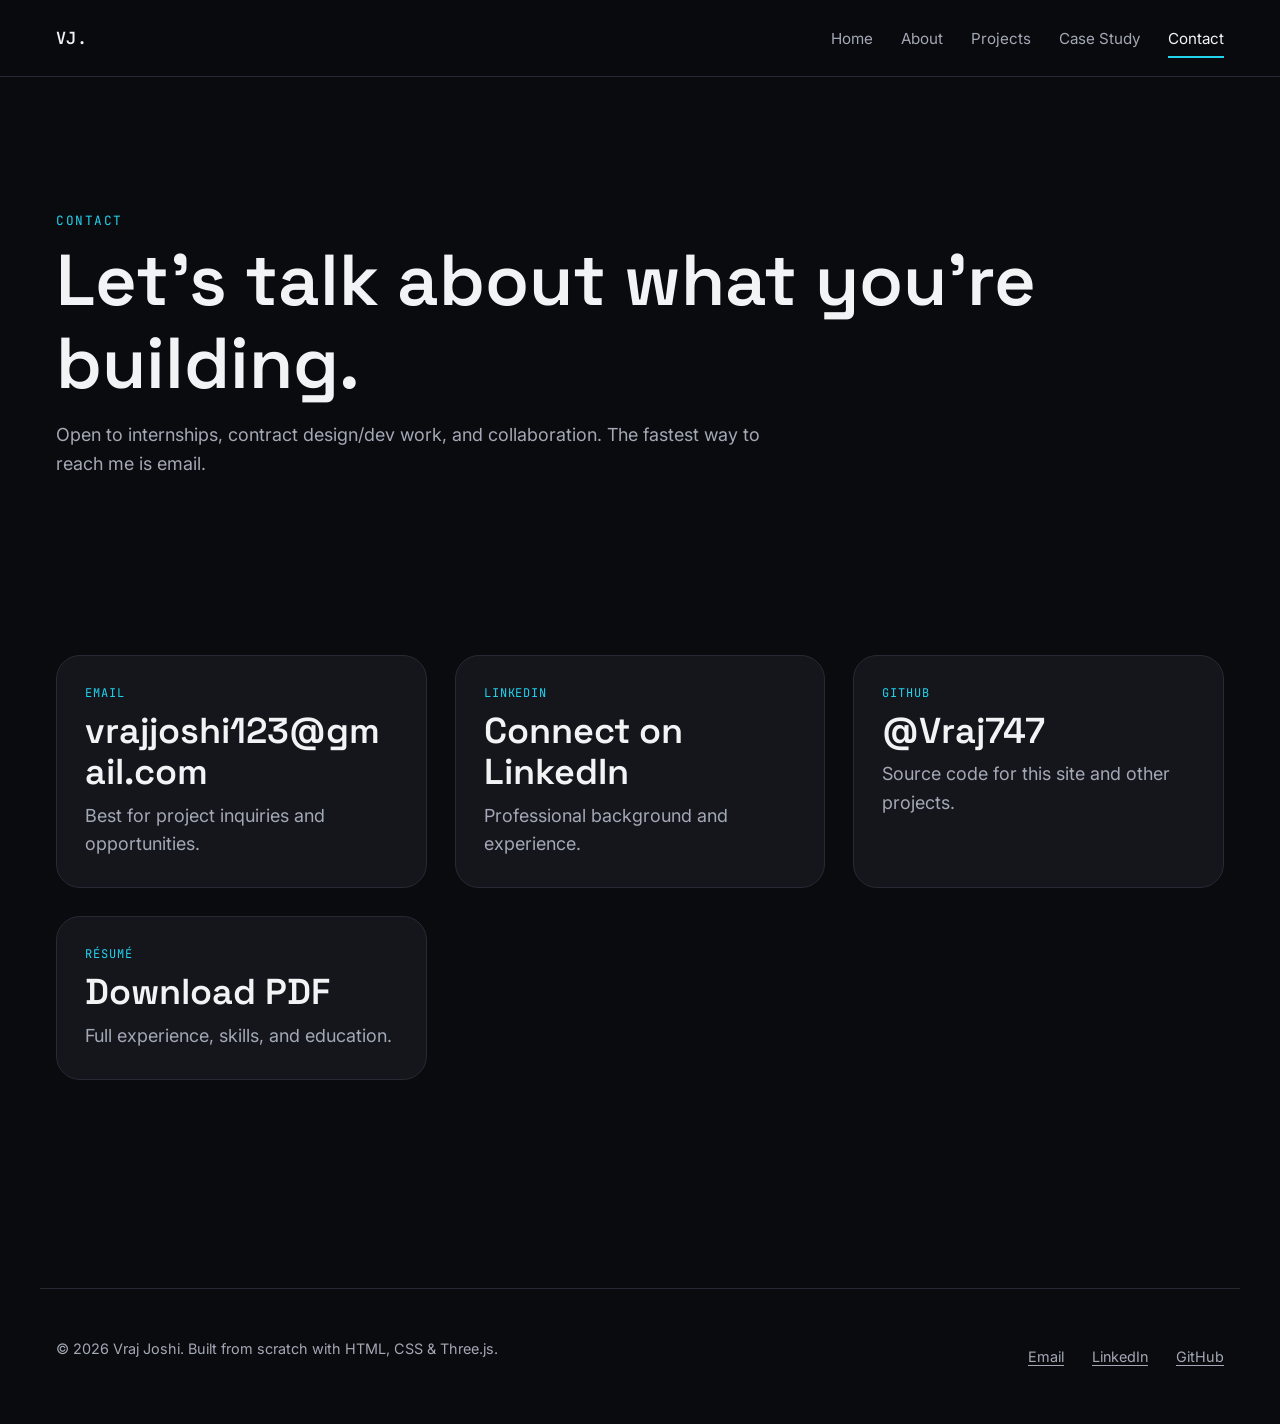
<file: contact.html>
<!DOCTYPE html>
<html lang="en">
<head>
  <meta charset="UTF-8" />
  <meta name="viewport" content="width=device-width, initial-scale=1.0" />
  <meta name="theme-color" content="#0a0b0f" />
  <meta name="color-scheme" content="dark" />
  <link rel="icon" href="assets/favicon.svg" type="image/svg+xml" />
  <title>Contact — Vraj Joshi</title>
  <meta name="description" content="Get in touch with Vraj Joshi — software developer and UX designer based in Ontario, Canada." />
  <meta property="og:title" content="Contact — Vraj Joshi" />
  <meta property="og:description" content="Get in touch with Vraj Joshi." />
  <meta property="og:type" content="website" />
  <link rel="preconnect" href="https://fonts.googleapis.com" />
  <link rel="preconnect" href="https://fonts.gstatic.com" crossorigin />
  <link href="https://fonts.googleapis.com/css2?family=Space+Grotesk:wght@500;600;700&family=Inter:wght@400;500;600&family=JetBrains+Mono:wght@400;500&display=swap" rel="stylesheet" />
  <link rel="stylesheet" href="css/tokens.css" />
  <link rel="stylesheet" href="css/base.css" />
  <link rel="stylesheet" href="css/main.css" />
</head>
<body>
  <a class="skip-link" href="#main">Skip to content</a>

  <header class="site-header">
    <nav class="nav container" aria-label="Primary">
      <a class="nav__brand" href="index.html">VJ<span aria-hidden="true">.</span></a>
      <button class="nav__toggle" aria-expanded="false" aria-controls="primary-nav" aria-label="Toggle menu">
        <svg width="18" height="14" viewBox="0 0 18 14" fill="none" aria-hidden="true">
          <path d="M0 1H18M0 7H18M0 13H18" stroke="currentColor" stroke-width="2" />
        </svg>
      </button>
      <ul class="nav__list" id="primary-nav">
        <li><a href="index.html">Home</a></li>
        <li><a href="about.html">About</a></li>
        <li><a href="projects.html">Projects</a></li>
        <li><a href="case-study.html">Case Study</a></li>
        <li><a href="contact.html" aria-current="page">Contact</a></li>
      </ul>
    </nav>
  </header>

  <main id="main">
    <section class="page-hero container">
      <span class="eyebrow">Contact</span>
      <h1>Let's talk about what you're building.</h1>
      <p>Open to internships, contract design/dev work, and collaboration. The fastest way to reach me is email.</p>
    </section>

    <section class="section container">
      <h2 class="visually-hidden">Contact methods</h2>
      <div class="card-grid">
        <a class="card project-card" href="mailto:vrajjoshi123@gmail.com">
          <span class="project-card__tag">Email</span>
          <h3>vrajjoshi123@gmail.com</h3>
          <p>Best for project inquiries and opportunities.</p>
        </a>
        <a class="card project-card" href="https://www.linkedin.com/in/vraj-joshi" target="_blank" rel="noopener">
          <span class="project-card__tag">LinkedIn</span>
          <h3>Connect on LinkedIn</h3>
          <p>Professional background and experience.</p>
        <span class="visually-hidden"> (opens in a new tab)</span></a>
        <a class="card project-card" href="https://github.com/Vraj747" target="_blank" rel="noopener">
          <span class="project-card__tag">GitHub</span>
          <h3>@Vraj747</h3>
          <p>Source code for this site and other projects.</p>
        <span class="visually-hidden"> (opens in a new tab)</span></a>
        <a class="card project-card" href="assets/resume.pdf" download>
          <span class="project-card__tag">Résumé</span>
          <h3>Download PDF</h3>
          <p>Full experience, skills, and education.</p>
        </a>
      </div>
    </section>
  </main>

  <footer class="site-footer container">
    <div class="footer__grid">
      <p>© 2026 Vraj Joshi. Built from scratch with HTML, CSS &amp; Three.js.</p>
      <ul class="footer__links">
        <li><a href="mailto:vrajjoshi123@gmail.com">Email</a></li>
        <li><a href="https://www.linkedin.com/in/vraj-joshi" target="_blank" rel="noopener">LinkedIn<span class="visually-hidden"> (opens in a new tab)</span></a></li>
        <li><a href="https://github.com/Vraj747" target="_blank" rel="noopener">GitHub<span class="visually-hidden"> (opens in a new tab)</span></a></li>
      </ul>
    </div>
  </footer>

  <script src="js/nav.js"></script>
</body>
</html>
</file>
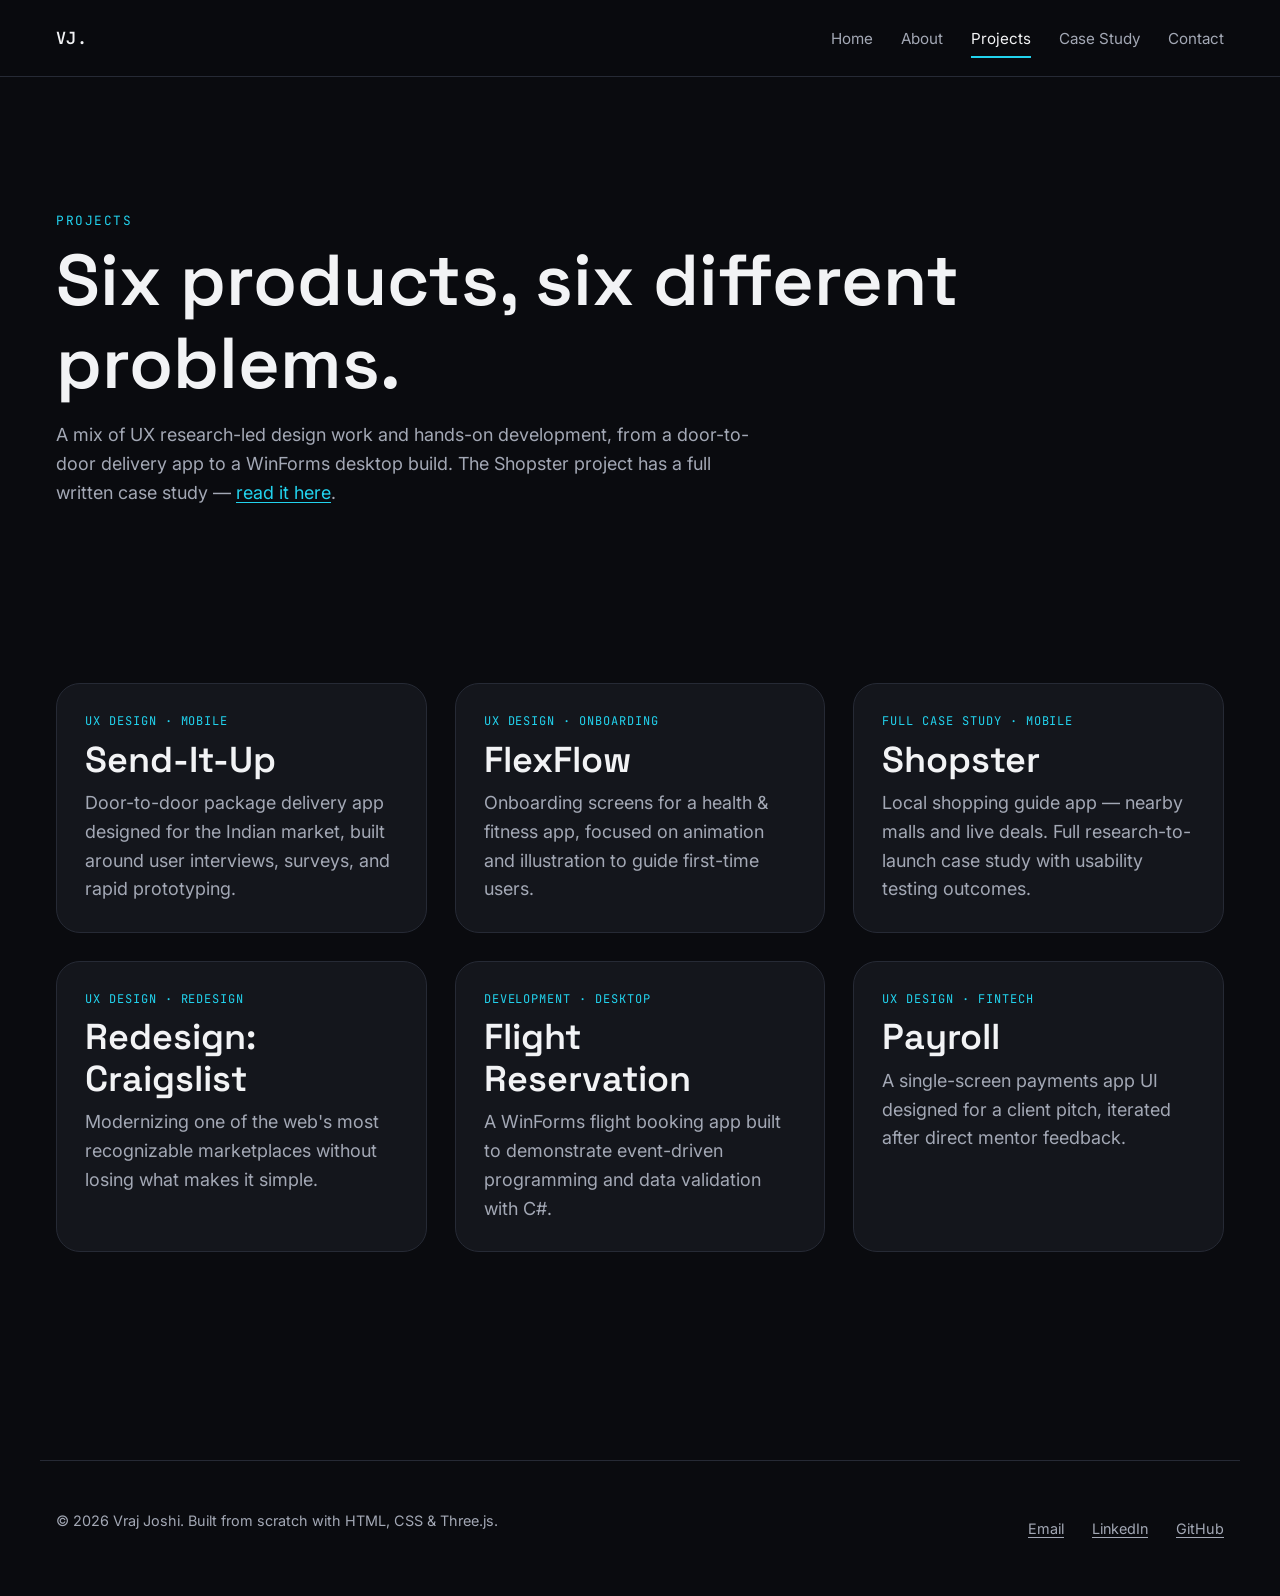
<file: projects.html>
<!DOCTYPE html>
<html lang="en">
<head>
  <meta charset="UTF-8" />
  <meta name="viewport" content="width=device-width, initial-scale=1.0" />
  <meta name="theme-color" content="#0a0b0f" />
  <meta name="color-scheme" content="dark" />
  <link rel="icon" href="assets/favicon.svg" type="image/svg+xml" />
  <title>Projects — Vraj Joshi</title>
  <meta name="description" content="UX case studies and development projects by Vraj Joshi, spanning mobile apps, redesigns, and backend-focused builds." />
  <meta property="og:title" content="Projects — Vraj Joshi" />
  <meta property="og:description" content="UX case studies and development projects by Vraj Joshi." />
  <meta property="og:type" content="website" />
  <link rel="preconnect" href="https://fonts.googleapis.com" />
  <link rel="preconnect" href="https://fonts.gstatic.com" crossorigin />
  <link href="https://fonts.googleapis.com/css2?family=Space+Grotesk:wght@500;600;700&family=Inter:wght@400;500;600&family=JetBrains+Mono:wght@400;500&display=swap" rel="stylesheet" />
  <link rel="stylesheet" href="css/tokens.css" />
  <link rel="stylesheet" href="css/base.css" />
  <link rel="stylesheet" href="css/main.css" />
</head>
<body>
  <a class="skip-link" href="#main">Skip to content</a>

  <header class="site-header">
    <nav class="nav container" aria-label="Primary">
      <a class="nav__brand" href="index.html">VJ<span aria-hidden="true">.</span></a>
      <button class="nav__toggle" aria-expanded="false" aria-controls="primary-nav" aria-label="Toggle menu">
        <svg width="18" height="14" viewBox="0 0 18 14" fill="none" aria-hidden="true">
          <path d="M0 1H18M0 7H18M0 13H18" stroke="currentColor" stroke-width="2" />
        </svg>
      </button>
      <ul class="nav__list" id="primary-nav">
        <li><a href="index.html">Home</a></li>
        <li><a href="about.html">About</a></li>
        <li><a href="projects.html" aria-current="page">Projects</a></li>
        <li><a href="case-study.html">Case Study</a></li>
        <li><a href="contact.html">Contact</a></li>
      </ul>
    </nav>
  </header>

  <main id="main">
    <section class="page-hero container">
      <span class="eyebrow">Projects</span>
      <h1>Six products, six different problems.</h1>
      <p>A mix of UX research-led design work and hands-on development, from a door-to-door delivery app to a WinForms desktop build. The Shopster project has a full written case study — <a href="case-study.html">read it here</a>.</p>
    </section>

    <section class="section container">
      <h2 class="visually-hidden">Project list</h2>
      <div class="card-grid">
        <a class="card project-card" href="projects/send-it-up.html">
          <span class="project-card__tag">UX Design · Mobile</span>
          <h3>Send-It-Up</h3>
          <p>Door-to-door package delivery app designed for the Indian market, built around user interviews, surveys, and rapid prototyping.</p>
        </a>

        <a class="card project-card" href="projects/flexflow.html">
          <span class="project-card__tag">UX Design · Onboarding</span>
          <h3>FlexFlow</h3>
          <p>Onboarding screens for a health &amp; fitness app, focused on animation and illustration to guide first-time users.</p>
        </a>

        <a class="card project-card" href="case-study.html">
          <span class="project-card__tag">Full Case Study · Mobile</span>
          <h3>Shopster</h3>
          <p>Local shopping guide app — nearby malls and live deals. Full research-to-launch case study with usability testing outcomes.</p>
        </a>

        <a class="card project-card" href="projects/redesign-craigslist.html">
          <span class="project-card__tag">UX Design · Redesign</span>
          <h3>Redesign: Craigslist</h3>
          <p>Modernizing one of the web's most recognizable marketplaces without losing what makes it simple.</p>
        </a>

        <a class="card project-card" href="projects/flight-reservation.html">
          <span class="project-card__tag">Development · Desktop</span>
          <h3>Flight Reservation</h3>
          <p>A WinForms flight booking app built to demonstrate event-driven programming and data validation with C#.</p>
        </a>

        <a class="card project-card" href="projects/payroll.html">
          <span class="project-card__tag">UX Design · Fintech</span>
          <h3>Payroll</h3>
          <p>A single-screen payments app UI designed for a client pitch, iterated after direct mentor feedback.</p>
        </a>
      </div>
    </section>
  </main>

  <footer class="site-footer container">
    <div class="footer__grid">
      <p>© 2026 Vraj Joshi. Built from scratch with HTML, CSS &amp; Three.js.</p>
      <ul class="footer__links">
        <li><a href="mailto:vrajjoshi123@gmail.com">Email</a></li>
        <li><a href="https://www.linkedin.com/in/vraj-joshi" target="_blank" rel="noopener">LinkedIn<span class="visually-hidden"> (opens in a new tab)</span></a></li>
        <li><a href="https://github.com/Vraj747" target="_blank" rel="noopener">GitHub<span class="visually-hidden"> (opens in a new tab)</span></a></li>
      </ul>
    </div>
  </footer>

  <script src="js/nav.js"></script>
</body>
</html>
</file>
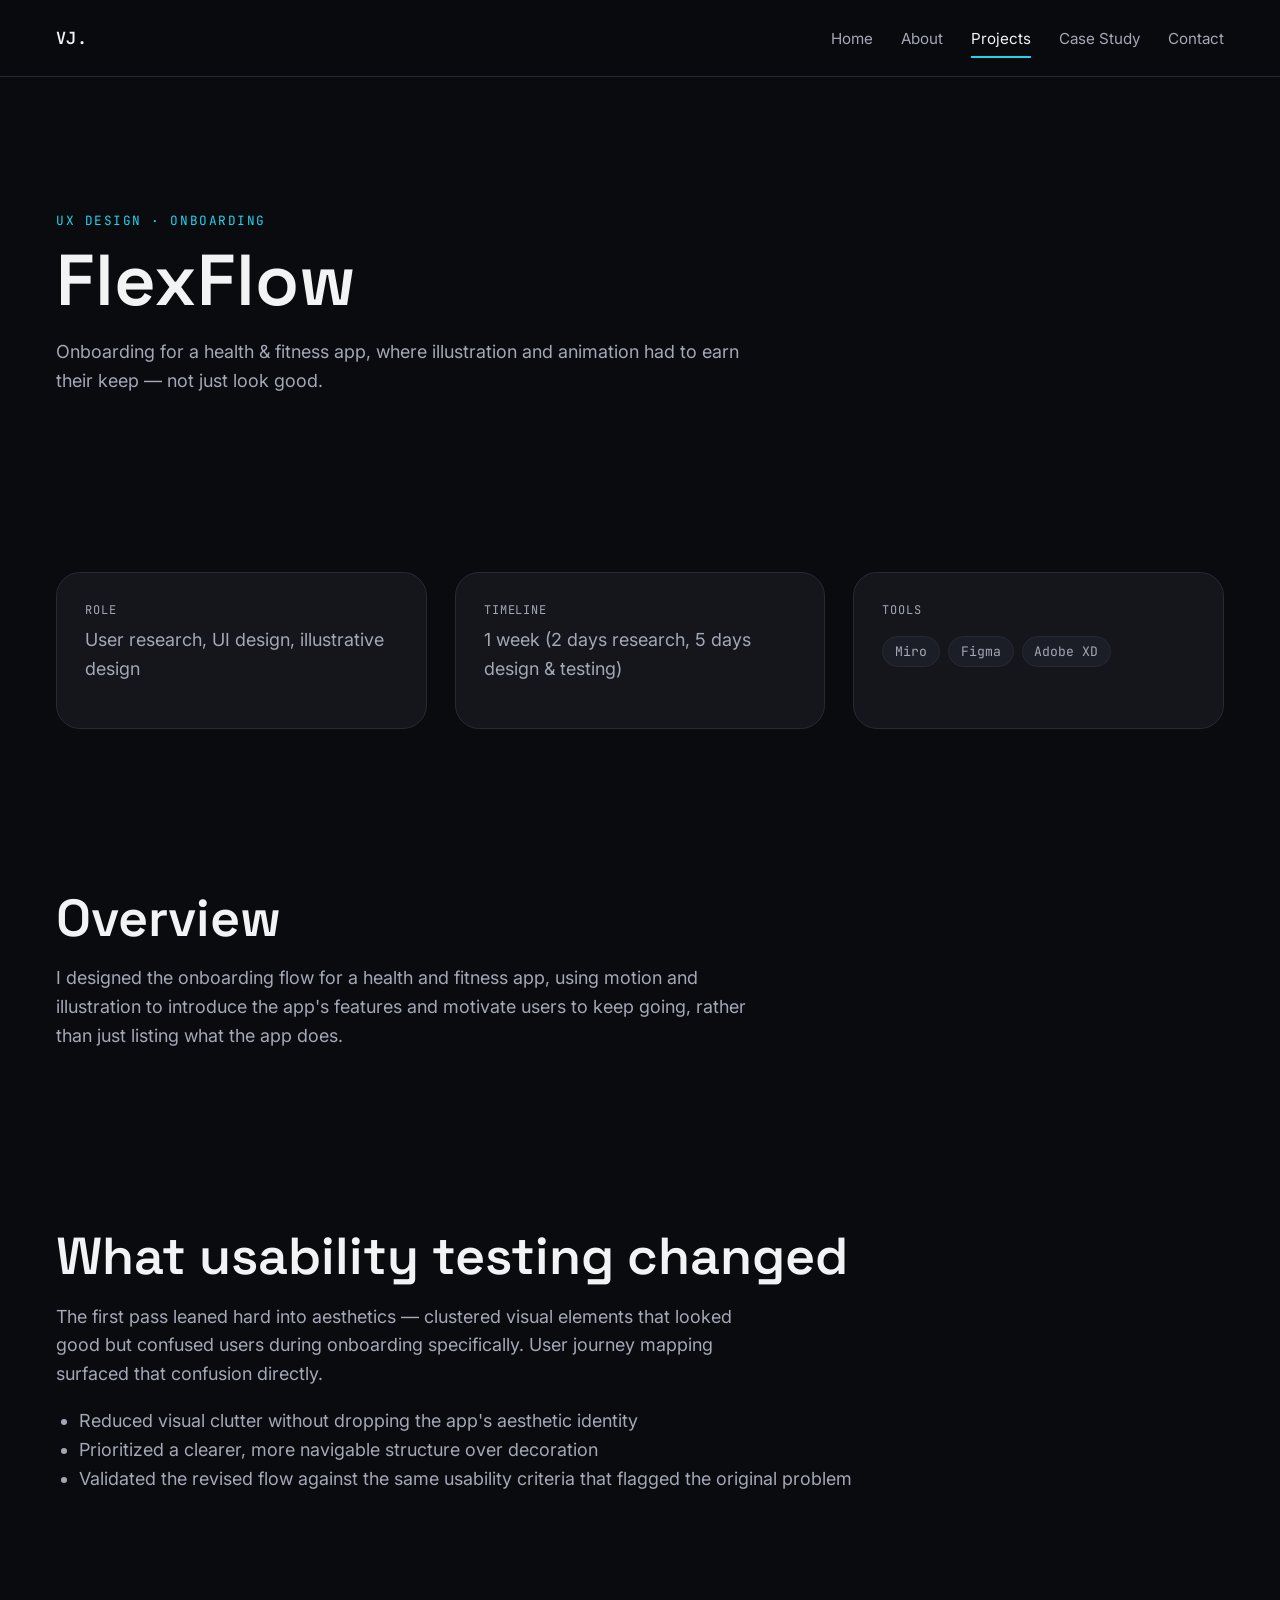
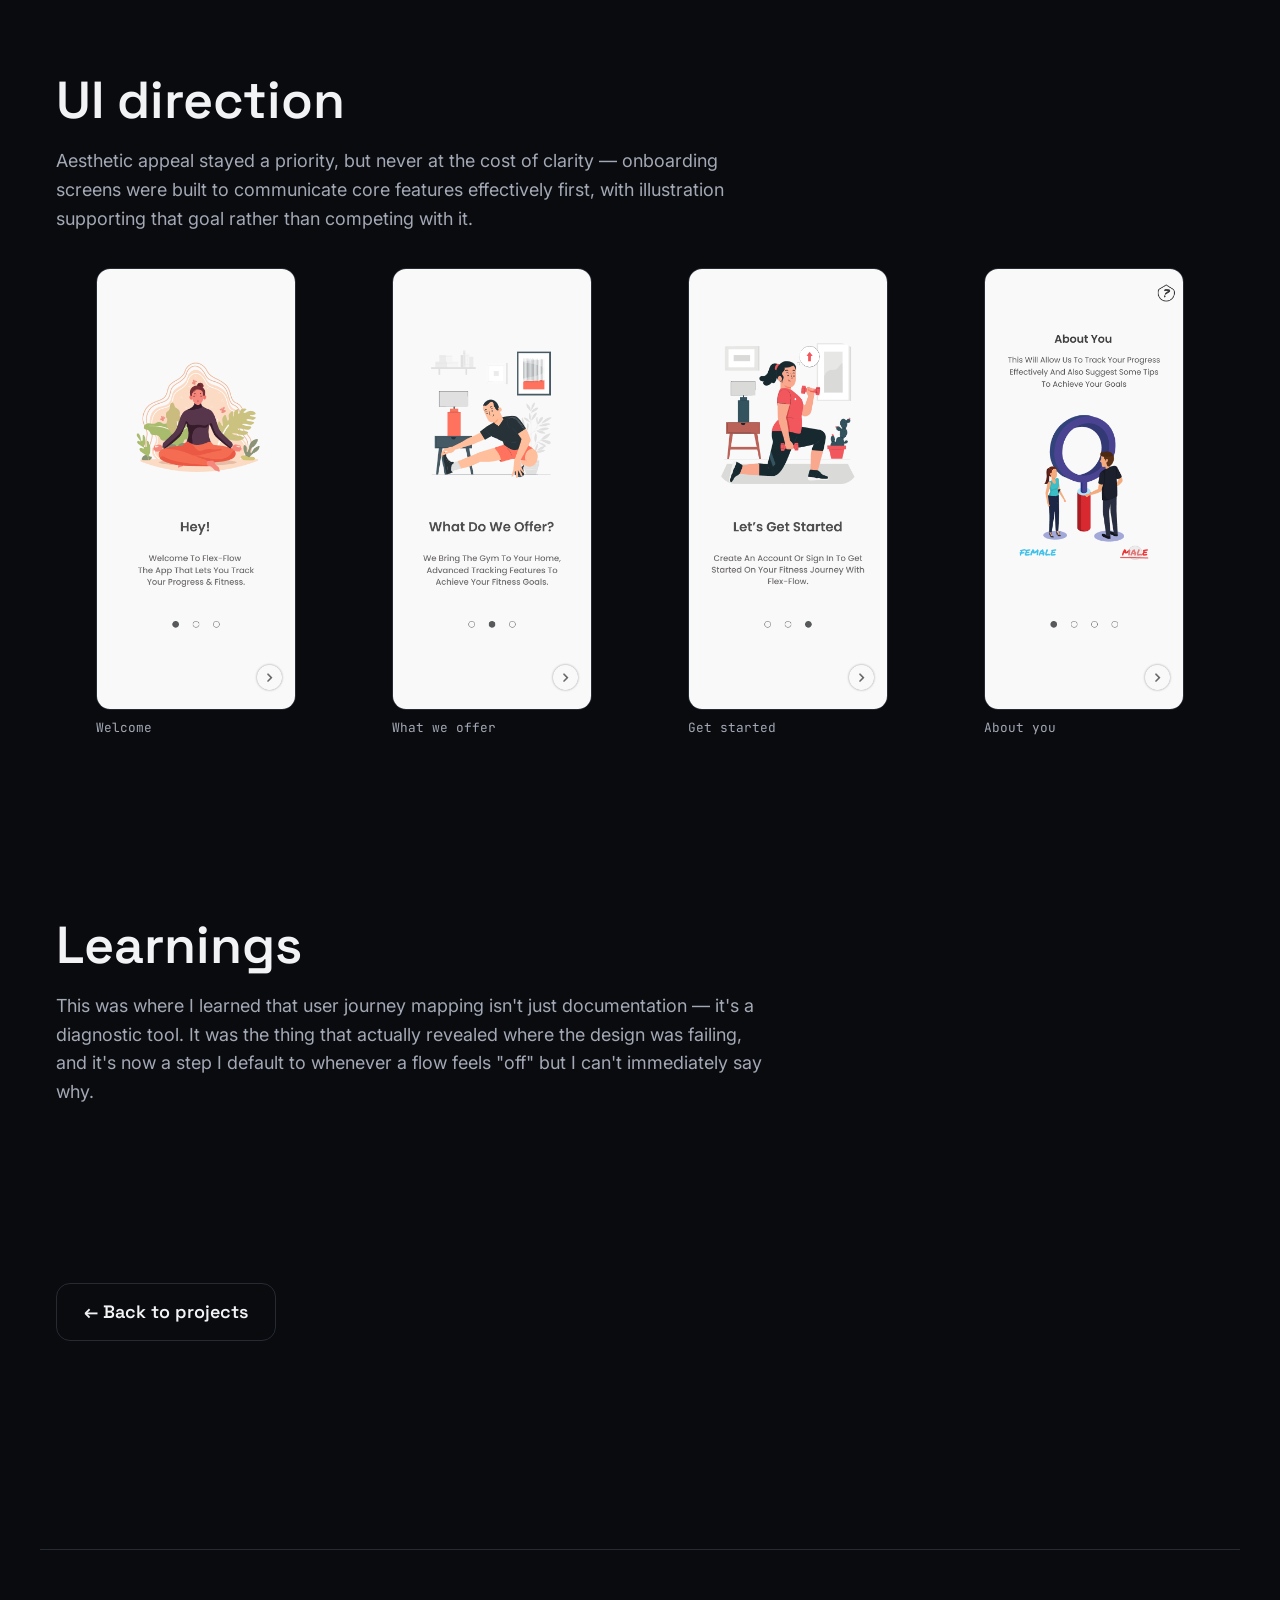
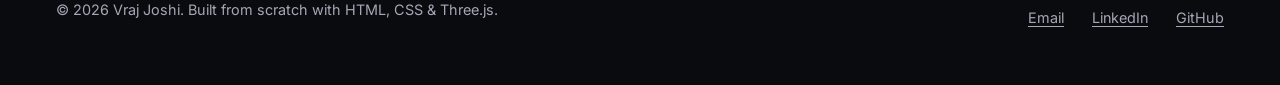
<file: projects/flexflow.html>
<!DOCTYPE html>
<html lang="en">
<head>
  <meta charset="UTF-8" />
  <meta name="viewport" content="width=device-width, initial-scale=1.0" />
  <meta name="theme-color" content="#0a0b0f" />
  <meta name="color-scheme" content="dark" />
  <link rel="icon" href="../assets/favicon.svg" type="image/svg+xml" />
  <title>FlexFlow — Vraj Joshi</title>
  <meta name="description" content="FlexFlow: onboarding screens for a health & fitness app, focused on animation and illustration to guide first-time users." />
  <meta property="og:title" content="FlexFlow — Vraj Joshi" />
  <meta property="og:description" content="Onboarding screens for a health & fitness app." />
  <meta property="og:type" content="article" />
  <link rel="preconnect" href="https://fonts.googleapis.com" />
  <link rel="preconnect" href="https://fonts.gstatic.com" crossorigin />
  <link href="https://fonts.googleapis.com/css2?family=Space+Grotesk:wght@500;600;700&family=Inter:wght@400;500;600&family=JetBrains+Mono:wght@400;500&display=swap" rel="stylesheet" />
  <link rel="stylesheet" href="../css/tokens.css" />
  <link rel="stylesheet" href="../css/base.css" />
  <link rel="stylesheet" href="../css/main.css" />
</head>
<body>
  <a class="skip-link" href="#main">Skip to content</a>

  <header class="site-header">
    <nav class="nav container" aria-label="Primary">
      <a class="nav__brand" href="../index.html">VJ<span aria-hidden="true">.</span></a>
      <button class="nav__toggle" aria-expanded="false" aria-controls="primary-nav" aria-label="Toggle menu">
        <svg width="18" height="14" viewBox="0 0 18 14" fill="none" aria-hidden="true">
          <path d="M0 1H18M0 7H18M0 13H18" stroke="currentColor" stroke-width="2" />
        </svg>
      </button>
      <ul class="nav__list" id="primary-nav">
        <li><a href="../index.html">Home</a></li>
        <li><a href="../about.html">About</a></li>
        <li><a href="../projects.html" aria-current="page">Projects</a></li>
        <li><a href="../case-study.html">Case Study</a></li>
        <li><a href="../contact.html">Contact</a></li>
      </ul>
    </nav>
  </header>

  <main id="main">
    <section class="page-hero container">
      <span class="eyebrow">UX Design · Onboarding</span>
      <h1>FlexFlow</h1>
      <p>Onboarding for a health &amp; fitness app, where illustration and animation had to earn their keep — not just look good.</p>
    </section>

    <section class="section container">
      <div class="card-grid">
        <div class="card"><p class="card-label">Role</p><p>User research, UI design, illustrative design</p></div>
        <div class="card"><p class="card-label">Timeline</p><p>1 week (2 days research, 5 days design &amp; testing)</p></div>
        <div class="card"><p class="card-label">Tools</p>
          <ul class="tag-list"><li>Miro</li><li>Figma</li><li>Adobe XD</li></ul>
        </div>
      </div>
    </section>

    <section class="section container">
      <h2>Overview</h2>
      <p>I designed the onboarding flow for a health and fitness app, using motion and illustration to introduce the app's features and motivate users to keep going, rather than just listing what the app does.</p>
    </section>

    <section class="section container">
      <h2>What usability testing changed</h2>
      <p>The first pass leaned hard into aesthetics — clustered visual elements that looked good but confused users during onboarding specifically. User journey mapping surfaced that confusion directly.</p>
      <ul>
        <li>Reduced visual clutter without dropping the app's aesthetic identity</li>
        <li>Prioritized a clearer, more navigable structure over decoration</li>
        <li>Validated the revised flow against the same usability criteria that flagged the original problem</li>
      </ul>
    </section>

    <section class="section container">
      <h2>UI direction</h2>
      <p>Aesthetic appeal stayed a priority, but never at the cost of clarity — onboarding screens were built to communicate core features effectively first, with illustration supporting that goal rather than competing with it.</p>

      <ul class="figure-grid">
        <li>
          <figure>
            <img src="../assets/Onboarding_Welcome_FlexFlow.png" alt="First FlexFlow onboarding screen: an illustration of a person meditating, with the headline 'Hey! Welcome to Flex-Flow, the app that lets you track your progress and fitness.'" loading="lazy" width="360" height="800" />
            <figcaption>Welcome</figcaption>
          </figure>
        </li>
        <li>
          <figure>
            <img src="../assets/Onboarding_WhatWeOffer_FlexFlow.png" alt="Second onboarding screen with an illustration of a person stretching at home, headline 'What Do We Offer? We bring the gym to your home.'" loading="lazy" width="360" height="800" />
            <figcaption>What we offer</figcaption>
          </figure>
        </li>
        <li>
          <figure>
            <img src="../assets/Onboarding_GetStarted_FlexFlow.png" alt="Third onboarding screen with an illustration of a person lifting dumbbells, headline 'Let's Get Started, create an account or sign in.'" loading="lazy" width="360" height="800" />
            <figcaption>Get started</figcaption>
          </figure>
        </li>
        <li>
          <figure>
            <img src="../assets/Onboarding_AboutYou_FlexFlow.png" alt="Fourth onboarding screen titled 'About You', asking the user to select Female or Male to personalize progress tracking." loading="lazy" width="360" height="800" />
            <figcaption>About you</figcaption>
          </figure>
        </li>
      </ul>
    </section>

    <section class="section container">
      <h2>Learnings</h2>
      <p>This was where I learned that user journey mapping isn't just documentation — it's a diagnostic tool. It was the thing that actually revealed where the design was failing, and it's now a step I default to whenever a flow feels "off" but I can't immediately say why.</p>
    </section>

    <section class="section container">
      <a class="btn btn--ghost" href="../projects.html">← Back to projects</a>
    </section>
  </main>

  <footer class="site-footer container">
    <div class="footer__grid">
      <p>© 2026 Vraj Joshi. Built from scratch with HTML, CSS &amp; Three.js.</p>
      <ul class="footer__links">
        <li><a href="mailto:vrajjoshi123@gmail.com">Email</a></li>
        <li><a href="https://www.linkedin.com/in/vraj-joshi" target="_blank" rel="noopener">LinkedIn<span class="visually-hidden"> (opens in a new tab)</span></a></li>
        <li><a href="https://github.com/Vraj747" target="_blank" rel="noopener">GitHub<span class="visually-hidden"> (opens in a new tab)</span></a></li>
      </ul>
    </div>
  </footer>

  <script src="../js/nav.js"></script>
</body>
</html>
</file>
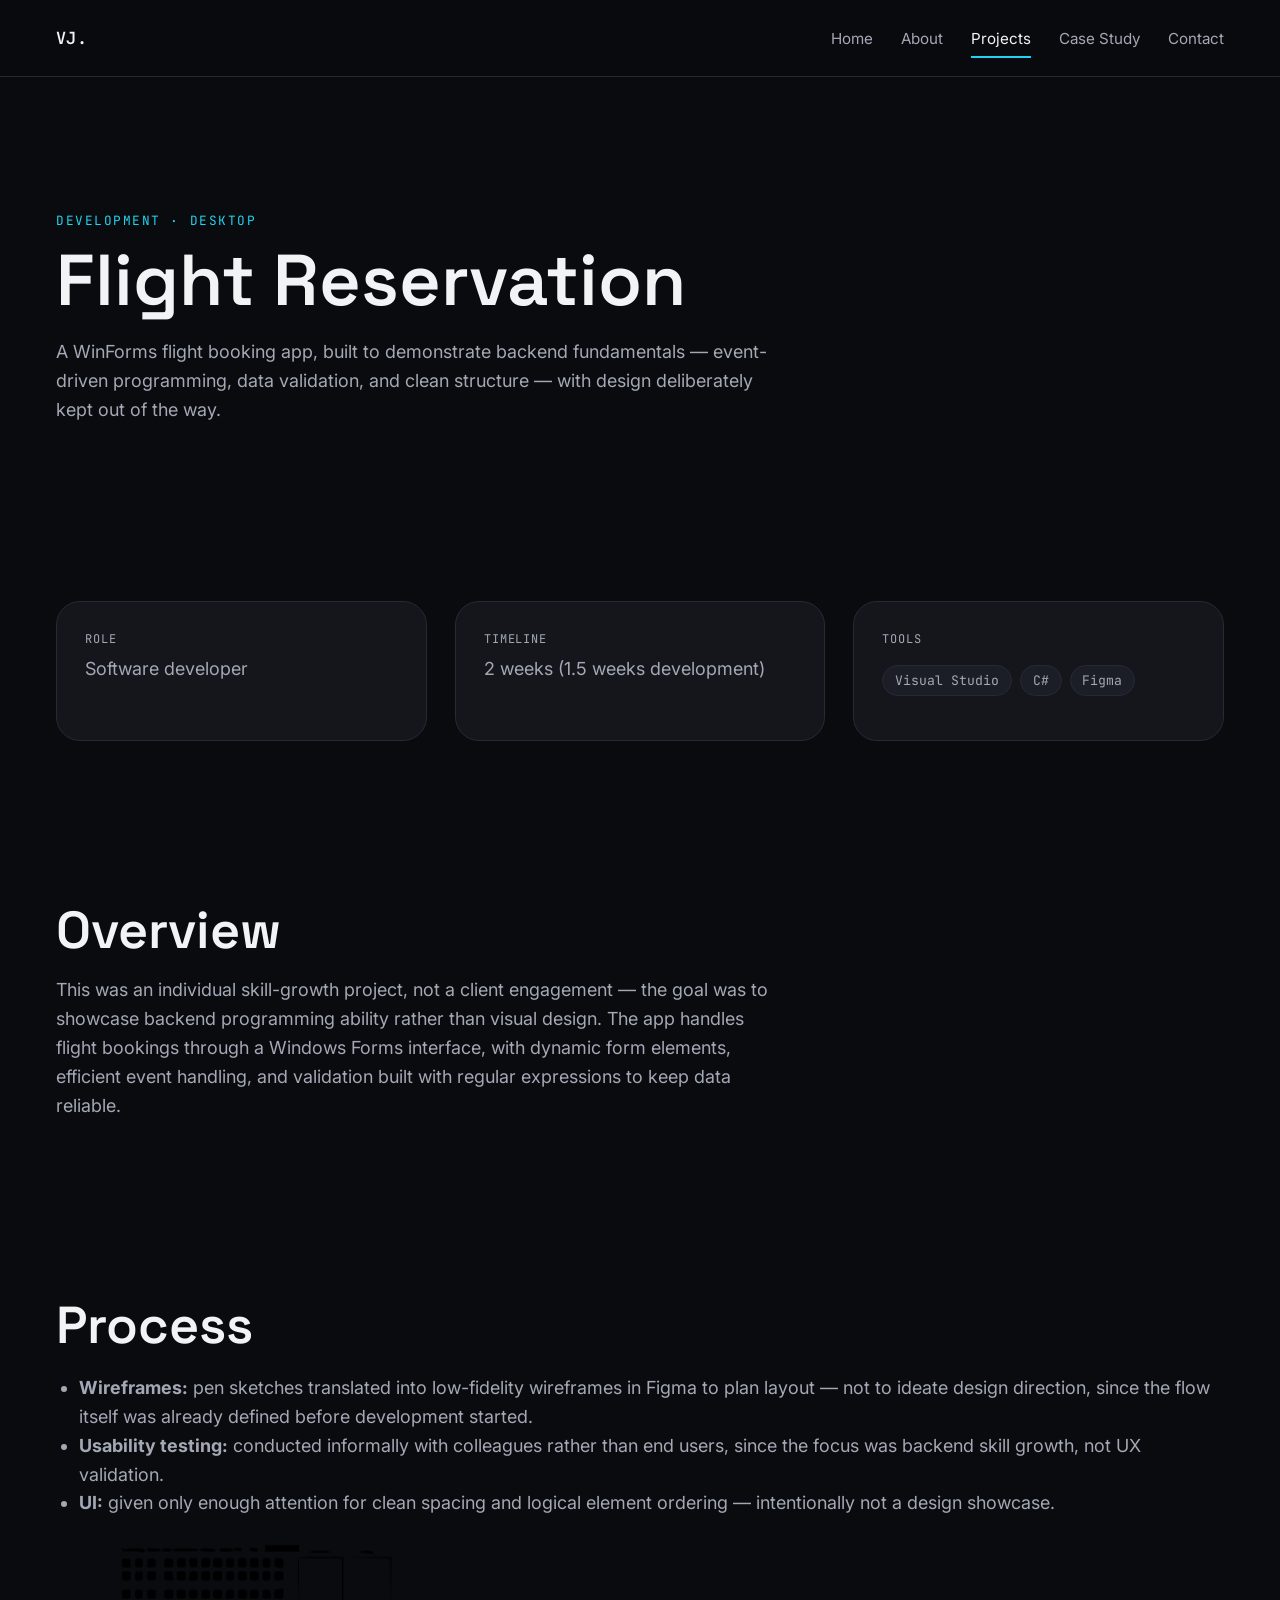
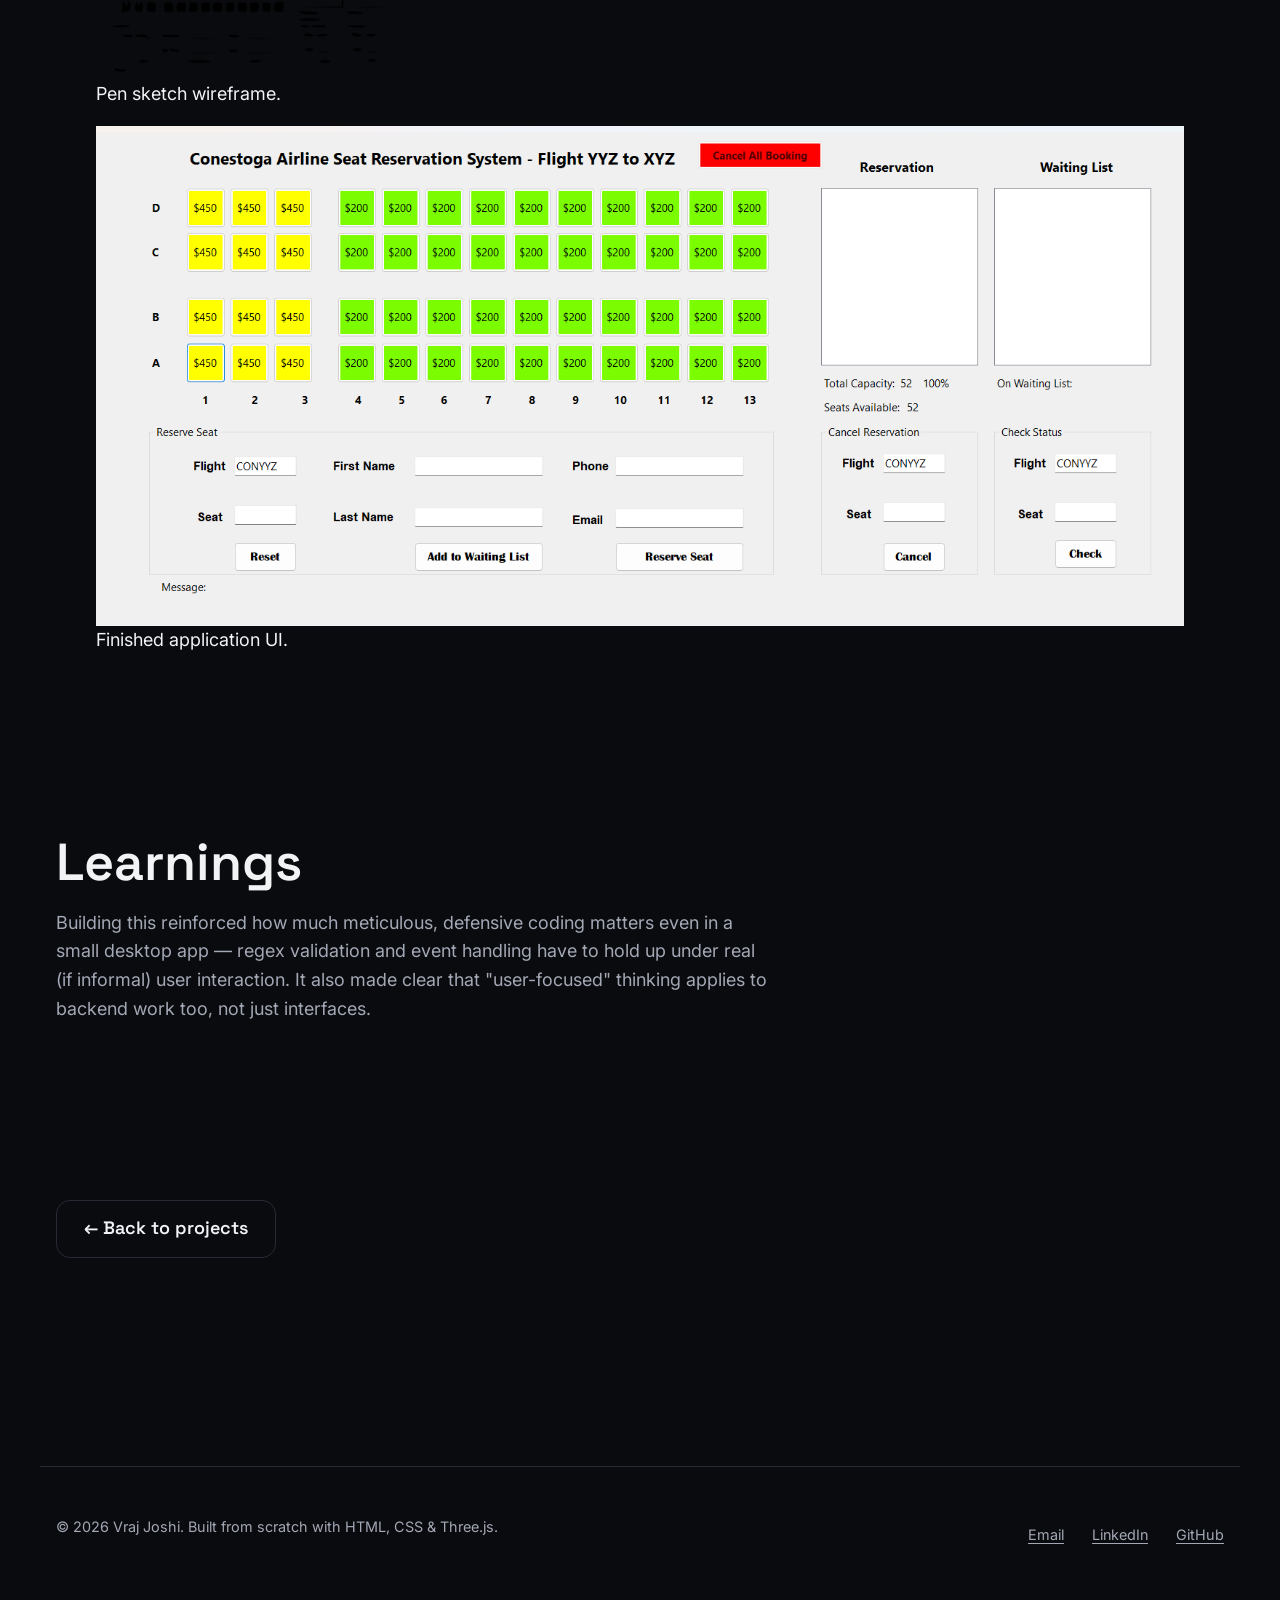
<file: projects/flight-reservation.html>
<!DOCTYPE html>
<html lang="en">
<head>
  <meta charset="UTF-8" />
  <meta name="viewport" content="width=device-width, initial-scale=1.0" />
  <meta name="theme-color" content="#0a0b0f" />
  <meta name="color-scheme" content="dark" />
  <link rel="icon" href="../assets/favicon.svg" type="image/svg+xml" />
  <title>Flight Reservation — Vraj Joshi</title>
  <meta name="description" content="A WinForms flight booking app built with C#, focused on event-driven programming and data validation with regular expressions." />
  <meta property="og:title" content="Flight Reservation — Vraj Joshi" />
  <meta property="og:description" content="WinForms flight booking app demonstrating backend and event-driven programming." />
  <meta property="og:type" content="article" />
  <link rel="preconnect" href="https://fonts.googleapis.com" />
  <link rel="preconnect" href="https://fonts.gstatic.com" crossorigin />
  <link href="https://fonts.googleapis.com/css2?family=Space+Grotesk:wght@500;600;700&family=Inter:wght@400;500;600&family=JetBrains+Mono:wght@400;500&display=swap" rel="stylesheet" />
  <link rel="stylesheet" href="../css/tokens.css" />
  <link rel="stylesheet" href="../css/base.css" />
  <link rel="stylesheet" href="../css/main.css" />
</head>
<body>
  <a class="skip-link" href="#main">Skip to content</a>

  <header class="site-header">
    <nav class="nav container" aria-label="Primary">
      <a class="nav__brand" href="../index.html">VJ<span aria-hidden="true">.</span></a>
      <button class="nav__toggle" aria-expanded="false" aria-controls="primary-nav" aria-label="Toggle menu">
        <svg width="18" height="14" viewBox="0 0 18 14" fill="none" aria-hidden="true">
          <path d="M0 1H18M0 7H18M0 13H18" stroke="currentColor" stroke-width="2" />
        </svg>
      </button>
      <ul class="nav__list" id="primary-nav">
        <li><a href="../index.html">Home</a></li>
        <li><a href="../about.html">About</a></li>
        <li><a href="../projects.html" aria-current="page">Projects</a></li>
        <li><a href="../case-study.html">Case Study</a></li>
        <li><a href="../contact.html">Contact</a></li>
      </ul>
    </nav>
  </header>

  <main id="main">
    <section class="page-hero container">
      <span class="eyebrow">Development · Desktop</span>
      <h1>Flight Reservation</h1>
      <p>A WinForms flight booking app, built to demonstrate backend fundamentals — event-driven programming, data validation, and clean structure — with design deliberately kept out of the way.</p>
    </section>

    <section class="section container">
      <div class="card-grid">
        <div class="card"><p class="card-label">Role</p><p>Software developer</p></div>
        <div class="card"><p class="card-label">Timeline</p><p>2 weeks (1.5 weeks development)</p></div>
        <div class="card"><p class="card-label">Tools</p>
          <ul class="tag-list"><li>Visual Studio</li><li>C#</li><li>Figma</li></ul>
        </div>
      </div>
    </section>

    <section class="section container">
      <h2>Overview</h2>
      <p>This was an individual skill-growth project, not a client engagement — the goal was to showcase backend programming ability rather than visual design. The app handles flight bookings through a Windows Forms interface, with dynamic form elements, efficient event handling, and validation built with regular expressions to keep data reliable.</p>
    </section>

    <section class="section container">
      <h2>Process</h2>
      <ul>
        <li><strong>Wireframes:</strong> pen sketches translated into low-fidelity wireframes in Figma to plan layout — not to ideate design direction, since the flow itself was already defined before development started.</li>
        <li><strong>Usability testing:</strong> conducted informally with colleagues rather than end users, since the focus was backend skill growth, not UX validation.</li>
        <li><strong>UI:</strong> given only enough attention for clean spacing and logical element ordering — intentionally not a design showcase.</li>
      </ul>

      <figure>
        <img src="../assets/PenSketchWireframe_FlightReservation.png" alt="Low-resolution scan of the original pen sketch wireframe for the flight reservation seat map and booking form." loading="lazy" width="328" height="147" style="max-width: 320px;" />
        <figcaption>Pen sketch wireframe.</figcaption>
      </figure>

      <figure>
        <img src="../assets/ApplicationUI_FlightReservation.png" alt="Screenshot of the finished Conestoga Airline Seat Reservation System WinForms app, showing a seat map grid, reservation and waiting-list panels, and a reserve-seat form." loading="lazy" width="1496" height="687" />
        <figcaption>Finished application UI.</figcaption>
      </figure>
    </section>

    <section class="section container">
      <h2>Learnings</h2>
      <p>Building this reinforced how much meticulous, defensive coding matters even in a small desktop app — regex validation and event handling have to hold up under real (if informal) user interaction. It also made clear that "user-focused" thinking applies to backend work too, not just interfaces.</p>
    </section>

    <section class="section container">
      <a class="btn btn--ghost" href="../projects.html">← Back to projects</a>
    </section>
  </main>

  <footer class="site-footer container">
    <div class="footer__grid">
      <p>© 2026 Vraj Joshi. Built from scratch with HTML, CSS &amp; Three.js.</p>
      <ul class="footer__links">
        <li><a href="mailto:vrajjoshi123@gmail.com">Email</a></li>
        <li><a href="https://www.linkedin.com/in/vraj-joshi" target="_blank" rel="noopener">LinkedIn<span class="visually-hidden"> (opens in a new tab)</span></a></li>
        <li><a href="https://github.com/Vraj747" target="_blank" rel="noopener">GitHub<span class="visually-hidden"> (opens in a new tab)</span></a></li>
      </ul>
    </div>
  </footer>

  <script src="../js/nav.js"></script>
</body>
</html>
</file>
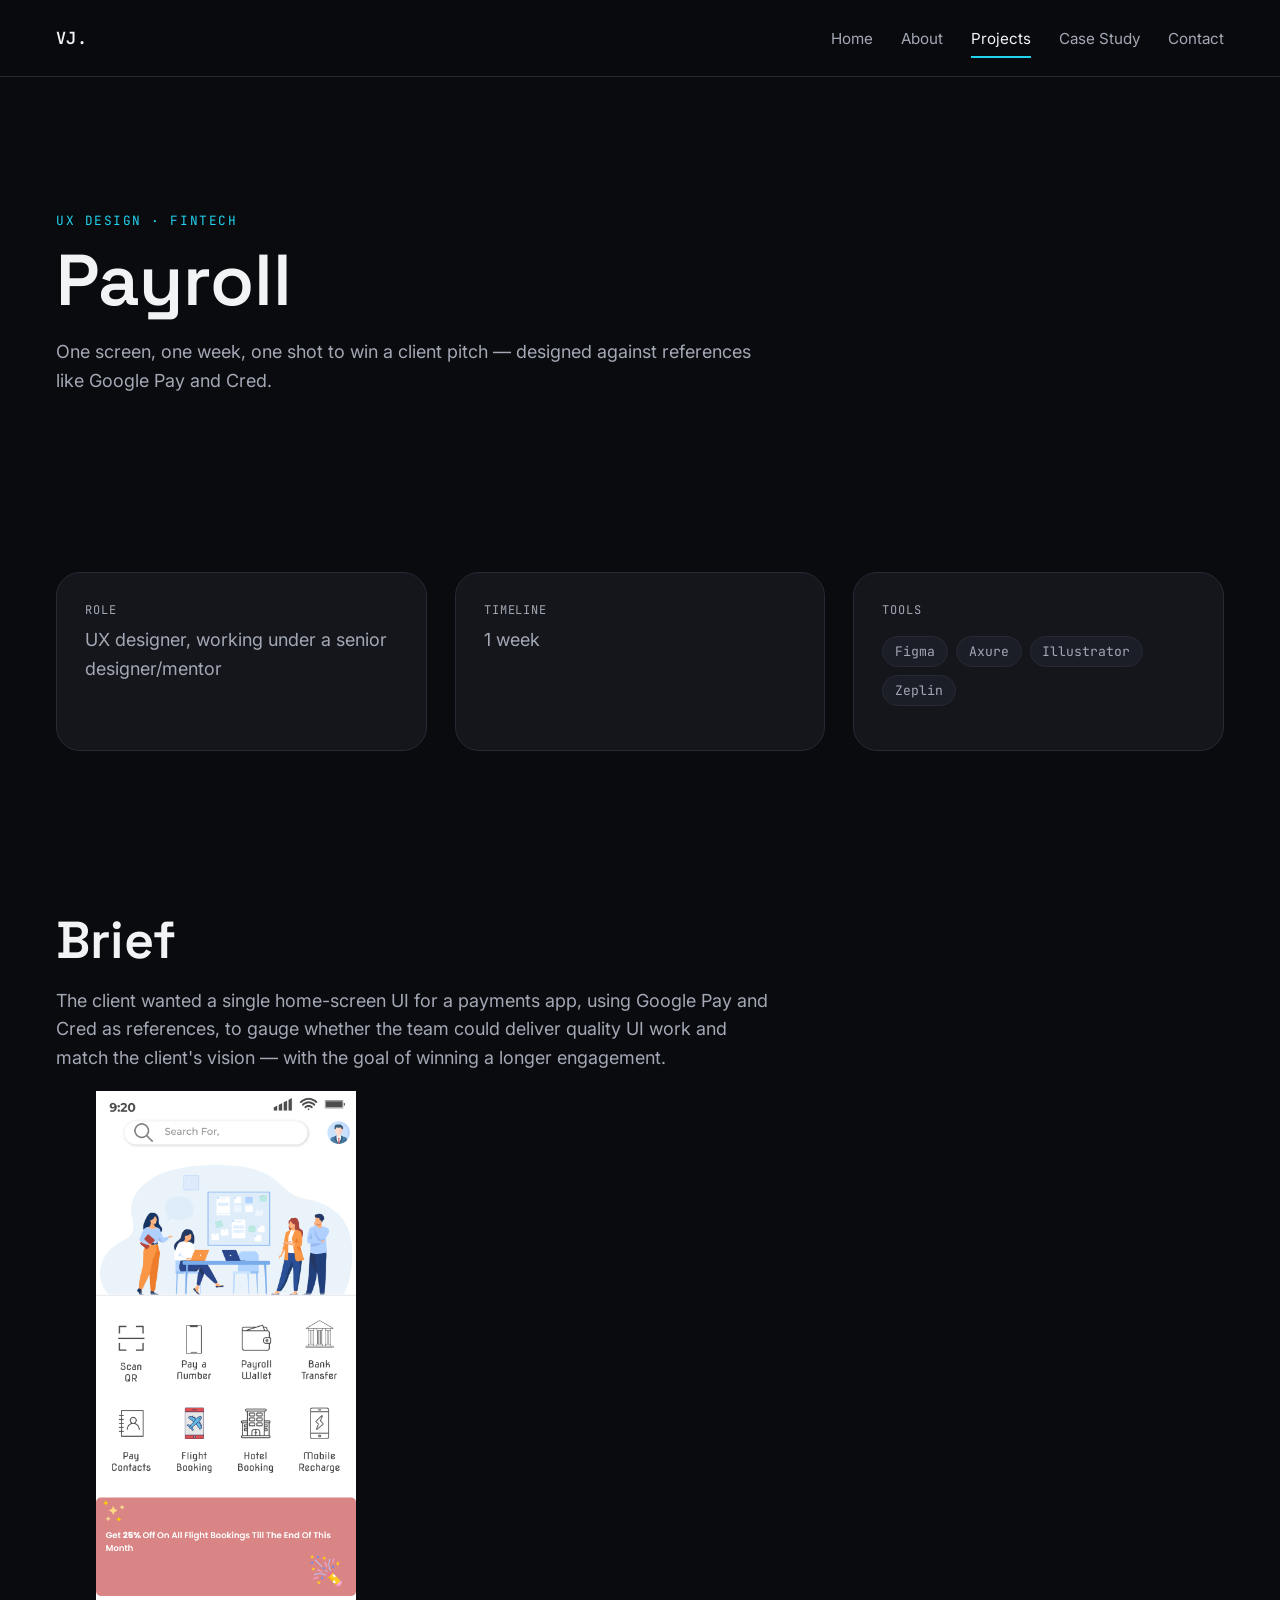
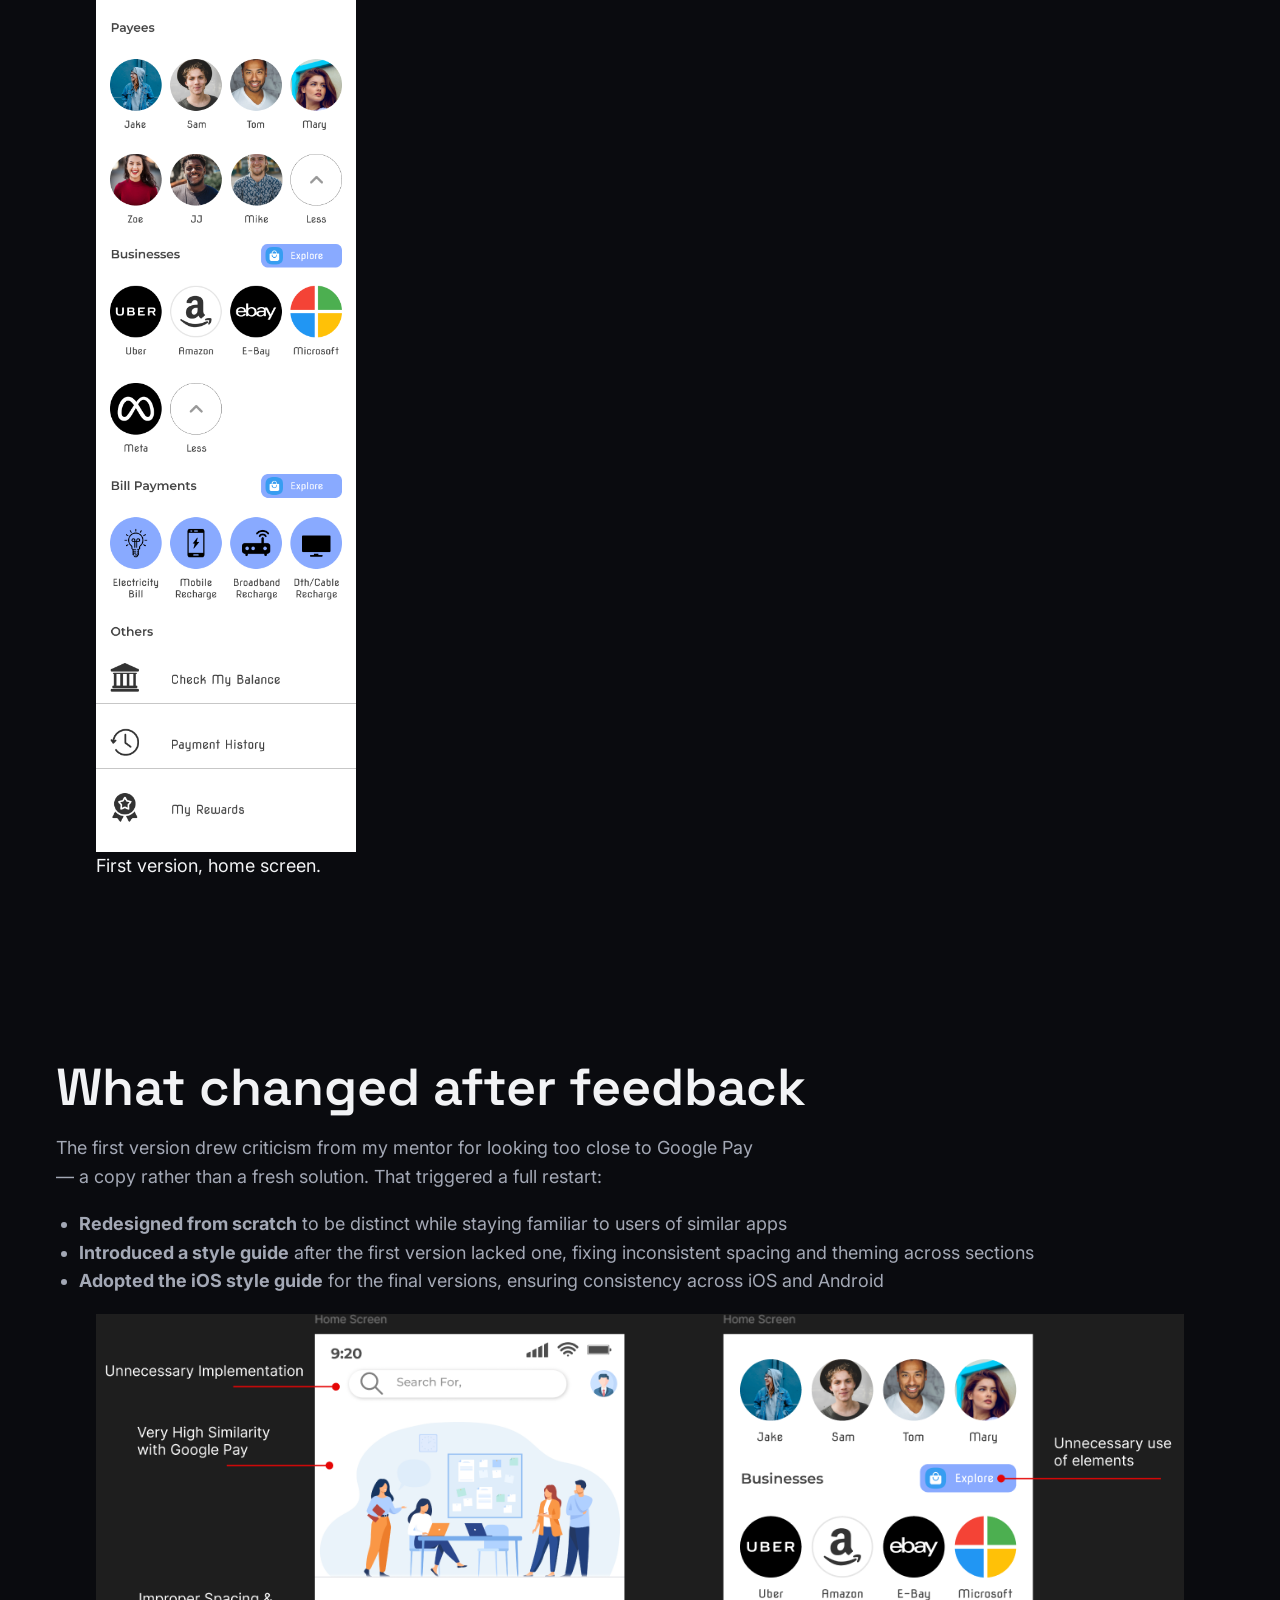
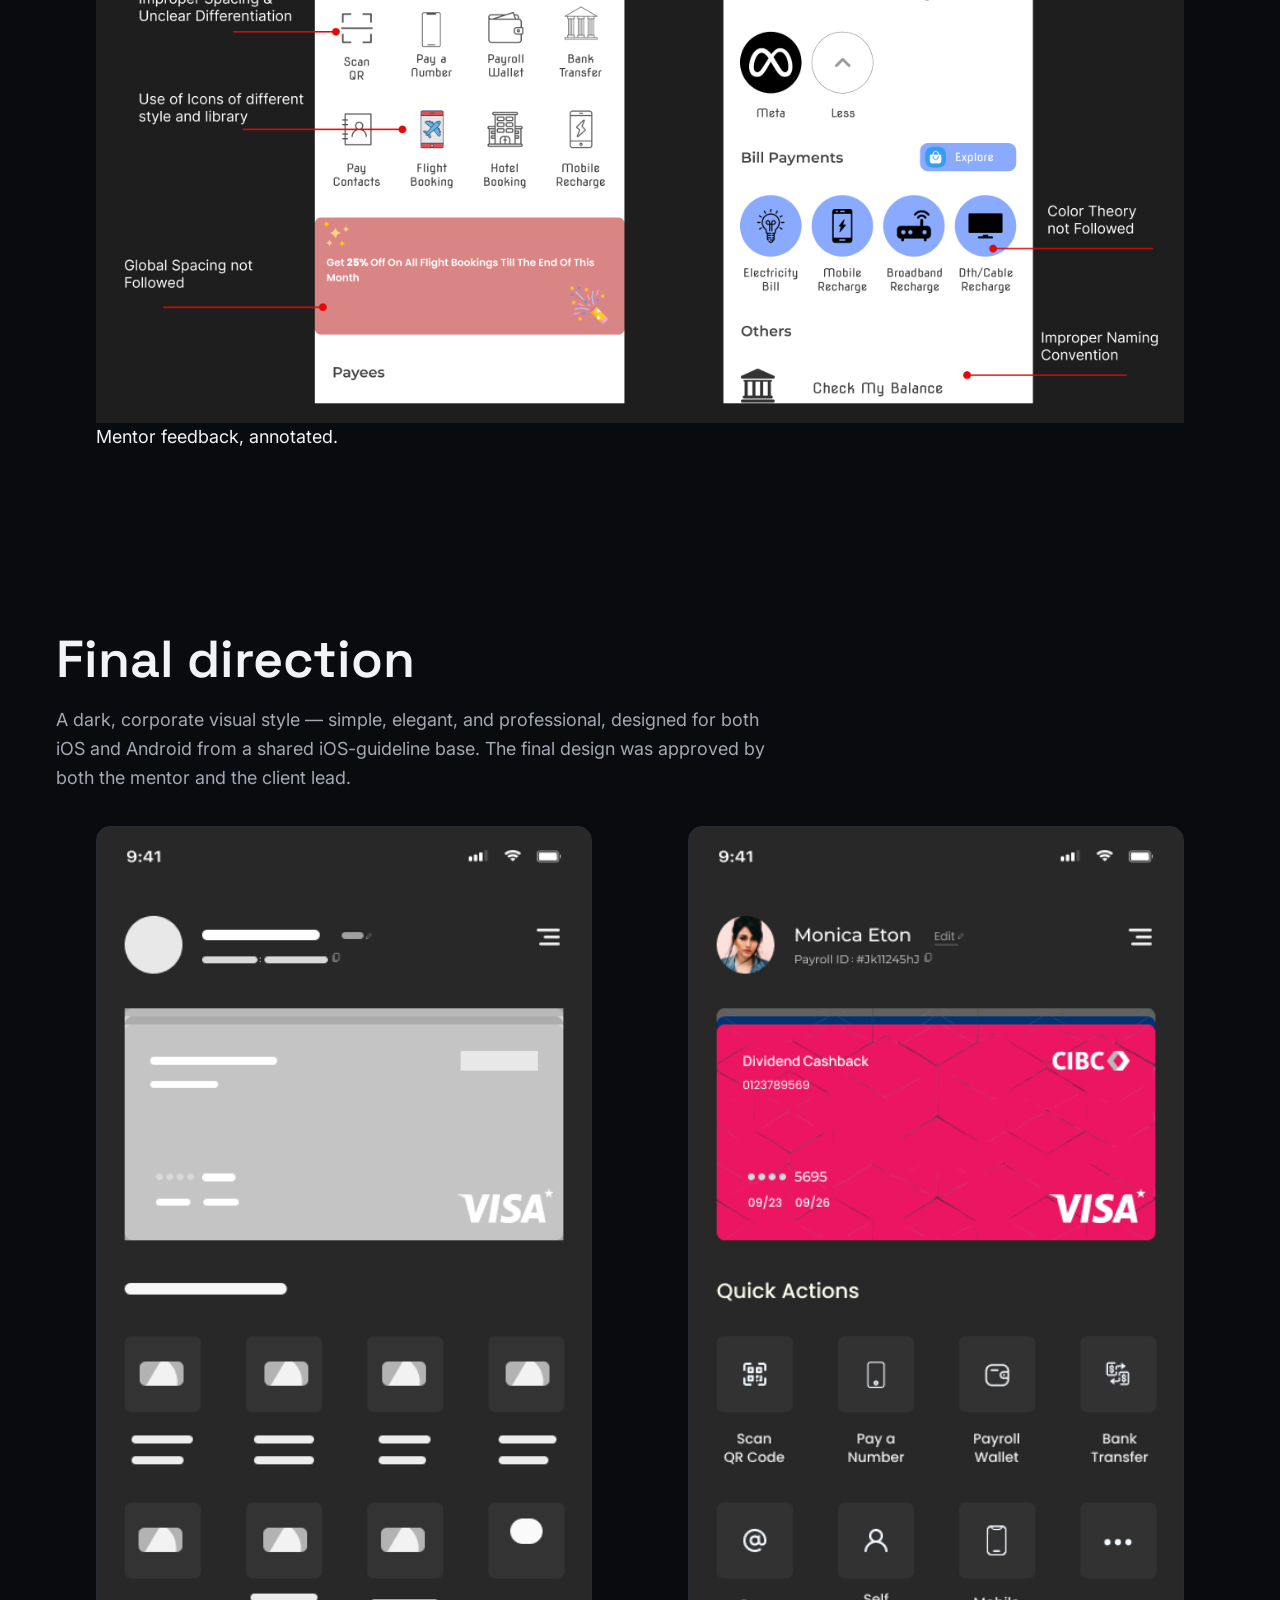
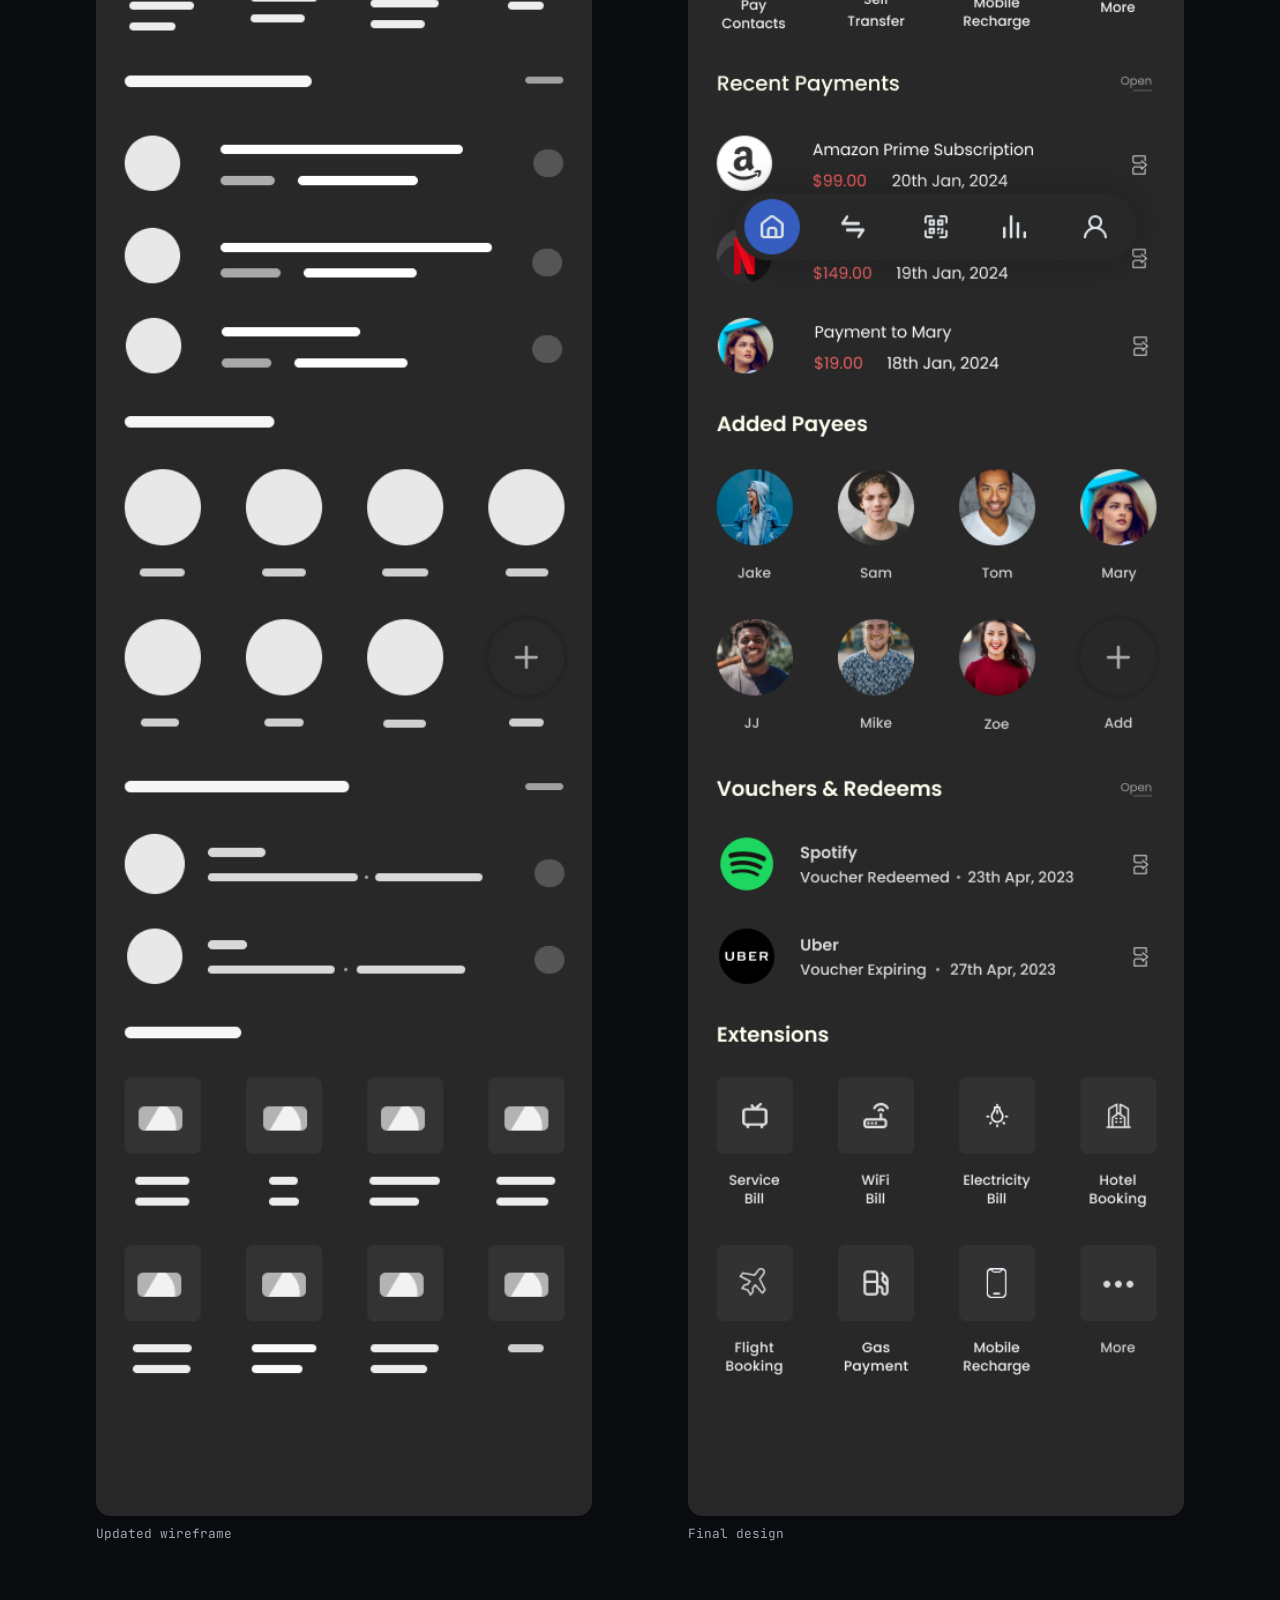
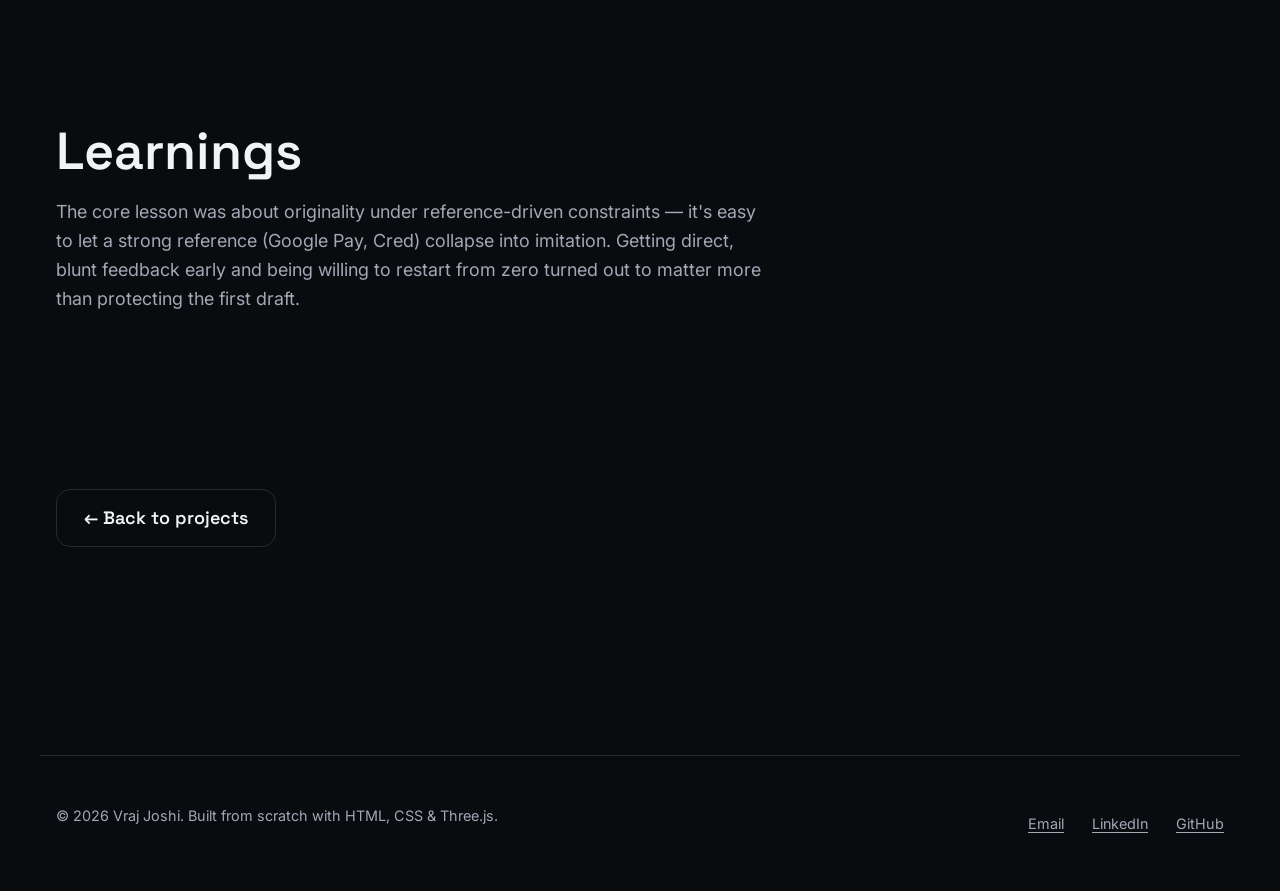
<file: projects/payroll.html>
<!DOCTYPE html>
<html lang="en">
<head>
  <meta charset="UTF-8" />
  <meta name="viewport" content="width=device-width, initial-scale=1.0" />
  <meta name="theme-color" content="#0a0b0f" />
  <meta name="color-scheme" content="dark" />
  <link rel="icon" href="../assets/favicon.svg" type="image/svg+xml" />
  <title>Payroll — Vraj Joshi</title>
  <meta name="description" content="A single-screen payments app UI designed for a client pitch, redesigned from scratch after direct mentor feedback." />
  <meta property="og:title" content="Payroll — Vraj Joshi" />
  <meta property="og:description" content="A single-screen payments app UI designed for a client pitch." />
  <meta property="og:type" content="article" />
  <link rel="preconnect" href="https://fonts.googleapis.com" />
  <link rel="preconnect" href="https://fonts.gstatic.com" crossorigin />
  <link href="https://fonts.googleapis.com/css2?family=Space+Grotesk:wght@500;600;700&family=Inter:wght@400;500;600&family=JetBrains+Mono:wght@400;500&display=swap" rel="stylesheet" />
  <link rel="stylesheet" href="../css/tokens.css" />
  <link rel="stylesheet" href="../css/base.css" />
  <link rel="stylesheet" href="../css/main.css" />
</head>
<body>
  <a class="skip-link" href="#main">Skip to content</a>

  <header class="site-header">
    <nav class="nav container" aria-label="Primary">
      <a class="nav__brand" href="../index.html">VJ<span aria-hidden="true">.</span></a>
      <button class="nav__toggle" aria-expanded="false" aria-controls="primary-nav" aria-label="Toggle menu">
        <svg width="18" height="14" viewBox="0 0 18 14" fill="none" aria-hidden="true">
          <path d="M0 1H18M0 7H18M0 13H18" stroke="currentColor" stroke-width="2" />
        </svg>
      </button>
      <ul class="nav__list" id="primary-nav">
        <li><a href="../index.html">Home</a></li>
        <li><a href="../about.html">About</a></li>
        <li><a href="../projects.html" aria-current="page">Projects</a></li>
        <li><a href="../case-study.html">Case Study</a></li>
        <li><a href="../contact.html">Contact</a></li>
      </ul>
    </nav>
  </header>

  <main id="main">
    <section class="page-hero container">
      <span class="eyebrow">UX Design · Fintech</span>
      <h1>Payroll</h1>
      <p>One screen, one week, one shot to win a client pitch — designed against references like Google Pay and Cred.</p>
    </section>

    <section class="section container">
      <div class="card-grid">
        <div class="card"><p class="card-label">Role</p><p>UX designer, working under a senior designer/mentor</p></div>
        <div class="card"><p class="card-label">Timeline</p><p>1 week</p></div>
        <div class="card"><p class="card-label">Tools</p>
          <ul class="tag-list"><li>Figma</li><li>Axure</li><li>Illustrator</li><li>Zeplin</li></ul>
        </div>
      </div>
    </section>

    <section class="section container">
      <h2>Brief</h2>
      <p>The client wanted a single home-screen UI for a payments app, using Google Pay and Cred as references, to gauge whether the team could deliver quality UI work and match the client's vision — with the goal of winning a longer engagement.</p>

      <figure>
        <img src="../assets/FirstVersion_HomeScreen_Payroll.png" alt="First version of the Payroll home screen: a light-themed layout with a search bar, an illustration, and a grid of payment icons including Scan QR, Pay a Number, and Flight Booking." loading="lazy" width="428" height="2240" style="max-width: 260px;" />
        <figcaption>First version, home screen.</figcaption>
      </figure>
    </section>

    <section class="section container">
      <h2>What changed after feedback</h2>
      <p>The first version drew criticism from my mentor for looking too close to Google Pay — a copy rather than a fresh solution. That triggered a full restart:</p>
      <ul>
        <li><strong>Redesigned from scratch</strong> to be distinct while staying familiar to users of similar apps</li>
        <li><strong>Introduced a style guide</strong> after the first version lacked one, fixing inconsistent spacing and theming across sections</li>
        <li><strong>Adopted the iOS style guide</strong> for the final versions, ensuring consistency across iOS and Android</li>
      </ul>

      <figure>
        <img src="../assets/UsabilityFeedback_Annotated_Payroll.png" alt="Two home screen versions annotated with mentor feedback: 'Very high similarity with Google Pay', 'Improper spacing and unclear differentiation', 'Color theory not followed', and 'Improper naming convention.'" loading="lazy" width="1321" height="861" />
        <figcaption>Mentor feedback, annotated.</figcaption>
      </figure>
    </section>

    <section class="section container">
      <h2>Final direction</h2>
      <p>A dark, corporate visual style — simple, elegant, and professional, designed for both iOS and Android from a shared iOS-guideline base. The final design was approved by both the mentor and the client lead.</p>

      <ul class="figure-grid">
        <li>
          <figure>
            <img src="../assets/UpdatedWireframe_Payroll.png" alt="Dark-themed low-fidelity wireframe of the updated Payroll home screen, showing a card, quick-action grid, contacts list, and business/bill-payment sections." loading="lazy" width="428" height="1982" />
            <figcaption>Updated wireframe</figcaption>
          </figure>
        </li>
        <li>
          <figure>
            <img src="../assets/FinalDesign_HomeScreen_Payroll.png" alt="Final Payroll home screen design with a CIBC Visa card header, recent payments list, added payees, vouchers and redeems, and an extensions grid." loading="lazy" width="428" height="1982" />
            <figcaption>Final design</figcaption>
          </figure>
        </li>
      </ul>
    </section>

    <section class="section container">
      <h2>Learnings</h2>
      <p>The core lesson was about originality under reference-driven constraints — it's easy to let a strong reference (Google Pay, Cred) collapse into imitation. Getting direct, blunt feedback early and being willing to restart from zero turned out to matter more than protecting the first draft.</p>
    </section>

    <section class="section container">
      <a class="btn btn--ghost" href="../projects.html">← Back to projects</a>
    </section>
  </main>

  <footer class="site-footer container">
    <div class="footer__grid">
      <p>© 2026 Vraj Joshi. Built from scratch with HTML, CSS &amp; Three.js.</p>
      <ul class="footer__links">
        <li><a href="mailto:vrajjoshi123@gmail.com">Email</a></li>
        <li><a href="https://www.linkedin.com/in/vraj-joshi" target="_blank" rel="noopener">LinkedIn<span class="visually-hidden"> (opens in a new tab)</span></a></li>
        <li><a href="https://github.com/Vraj747" target="_blank" rel="noopener">GitHub<span class="visually-hidden"> (opens in a new tab)</span></a></li>
      </ul>
    </div>
  </footer>

  <script src="../js/nav.js"></script>
</body>
</html>
</file>
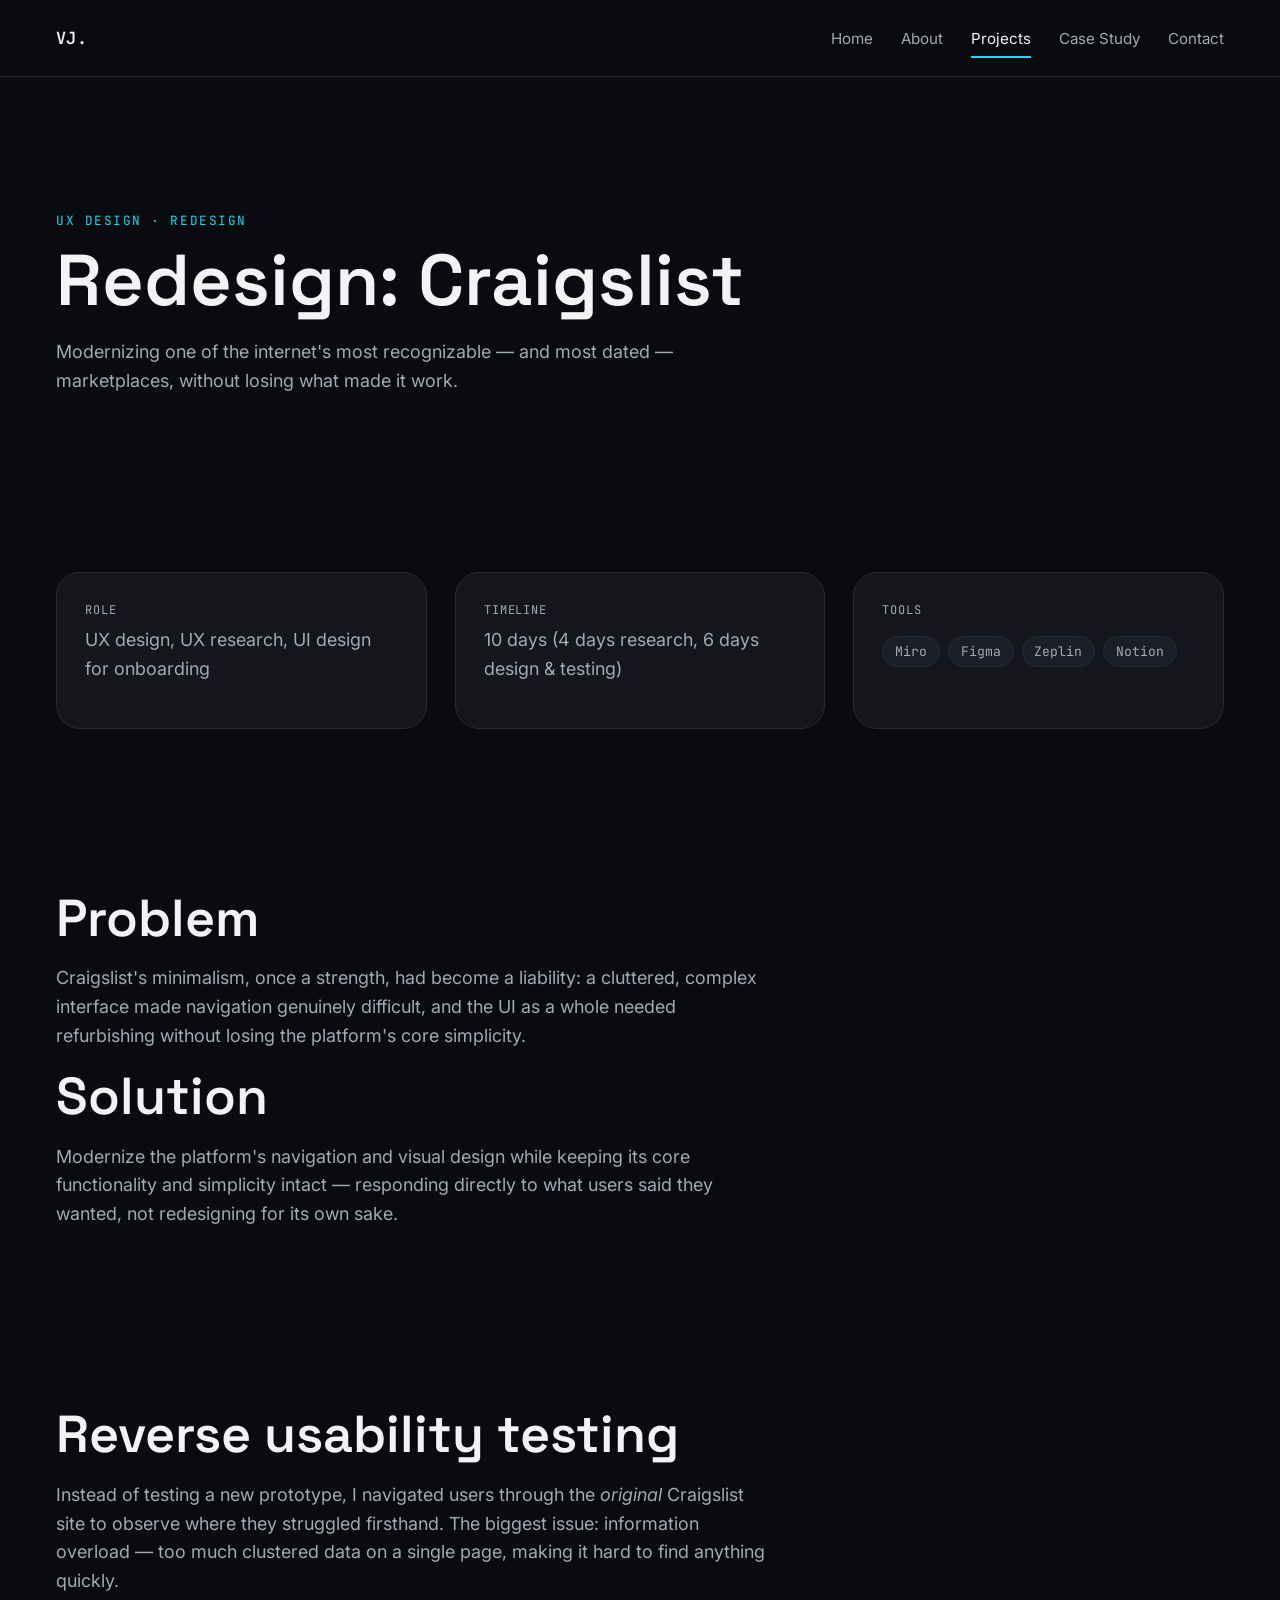
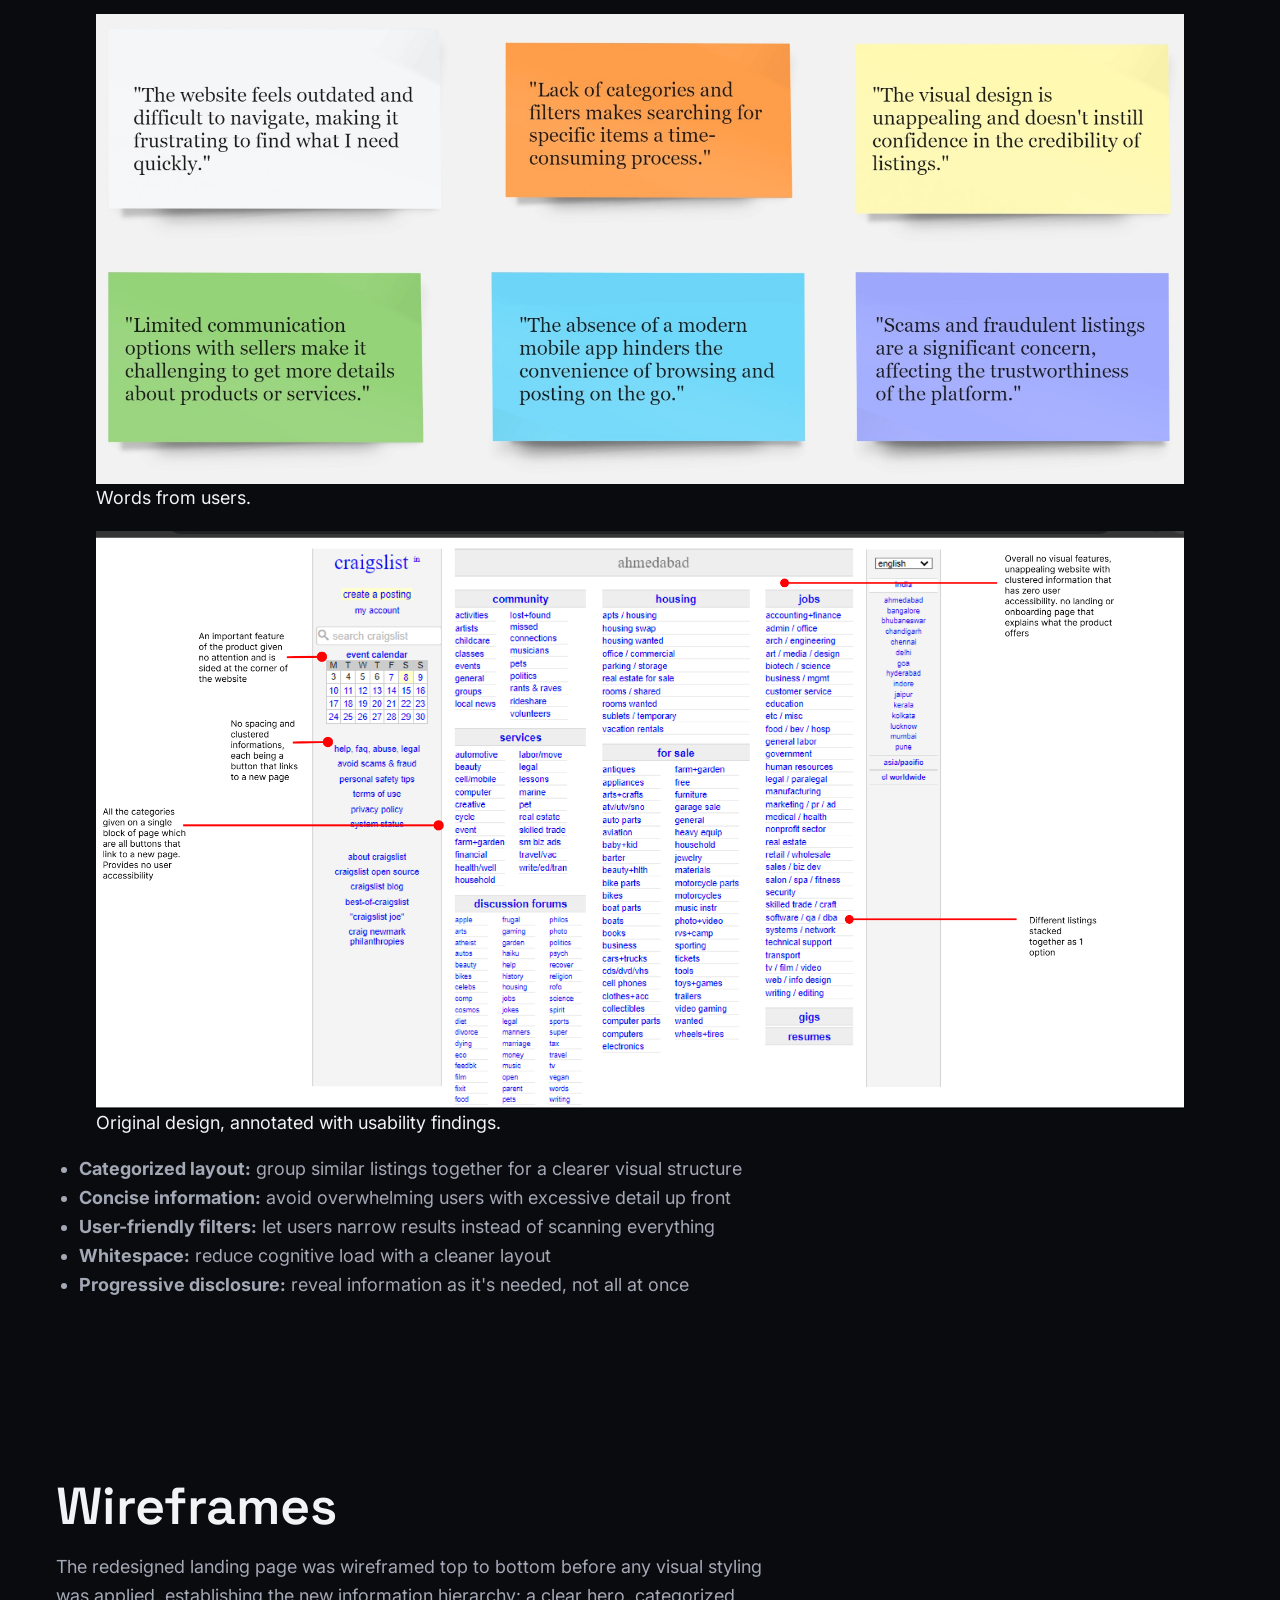
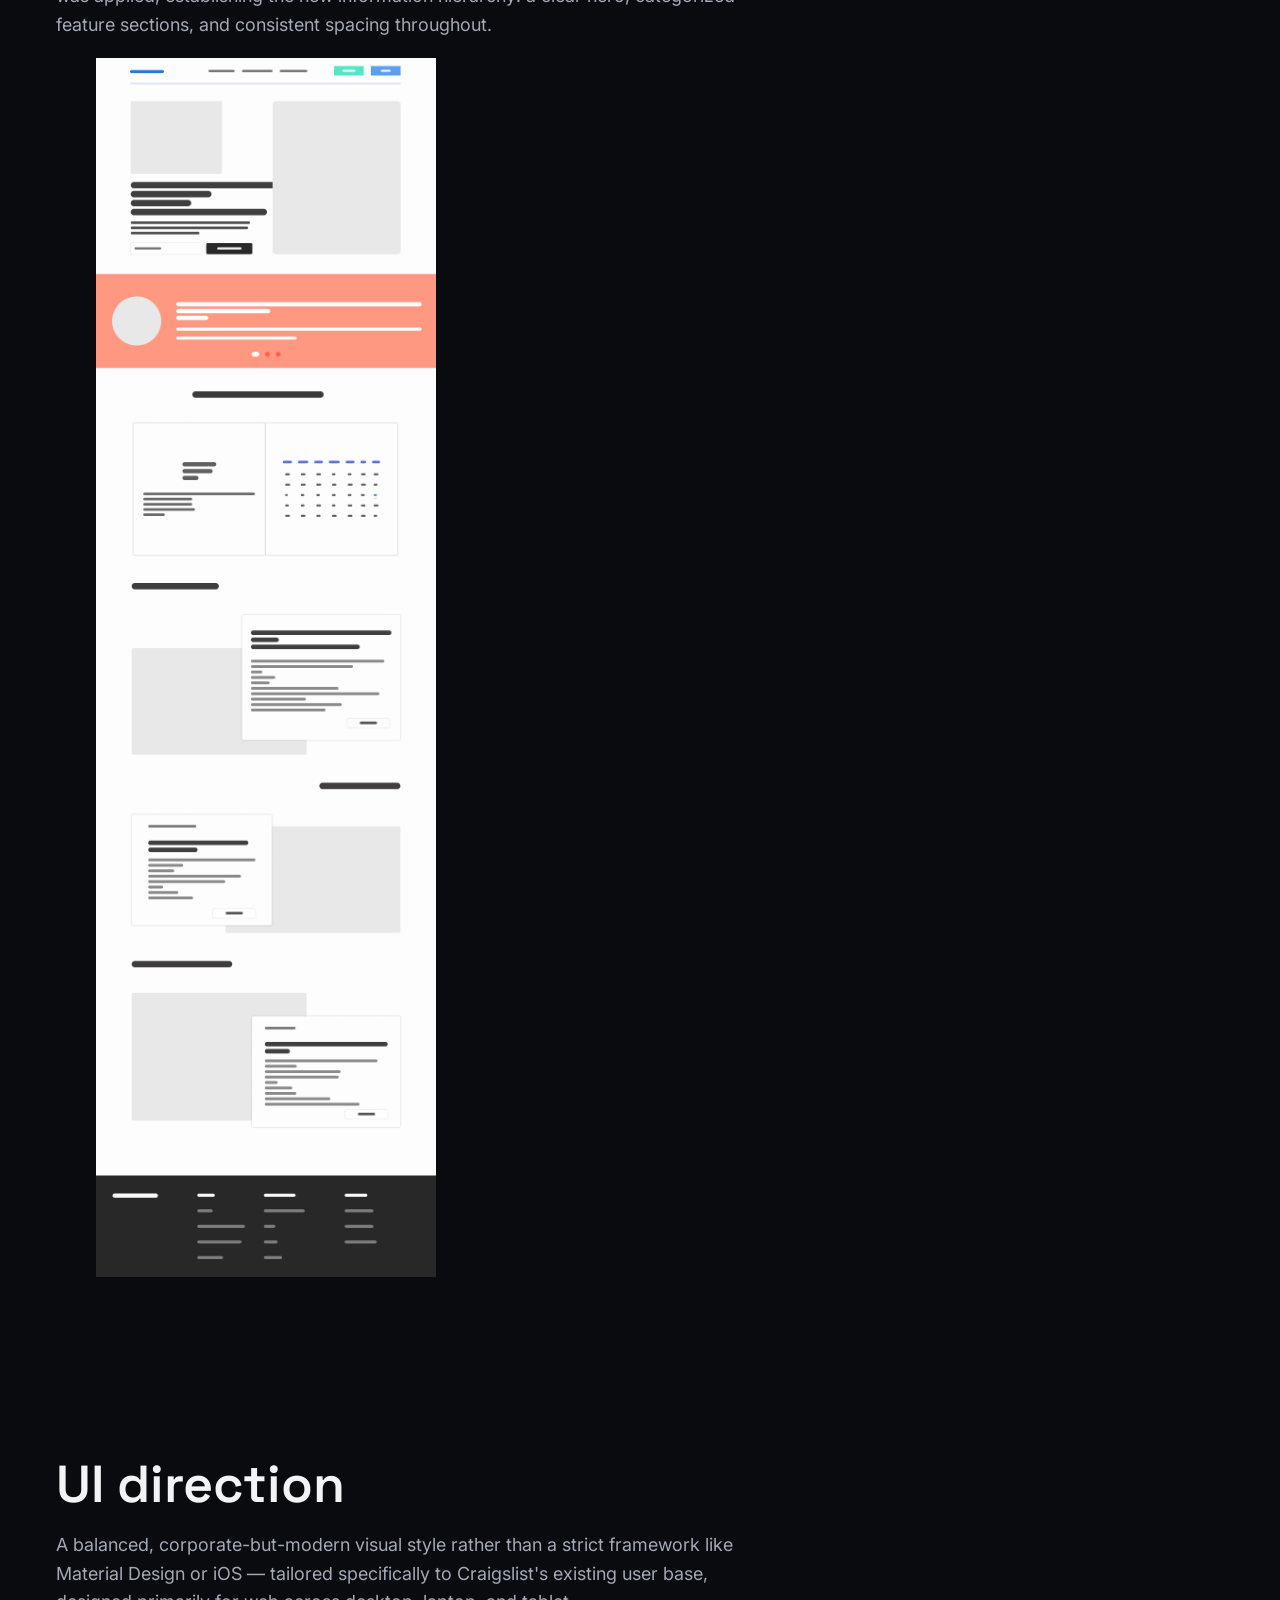
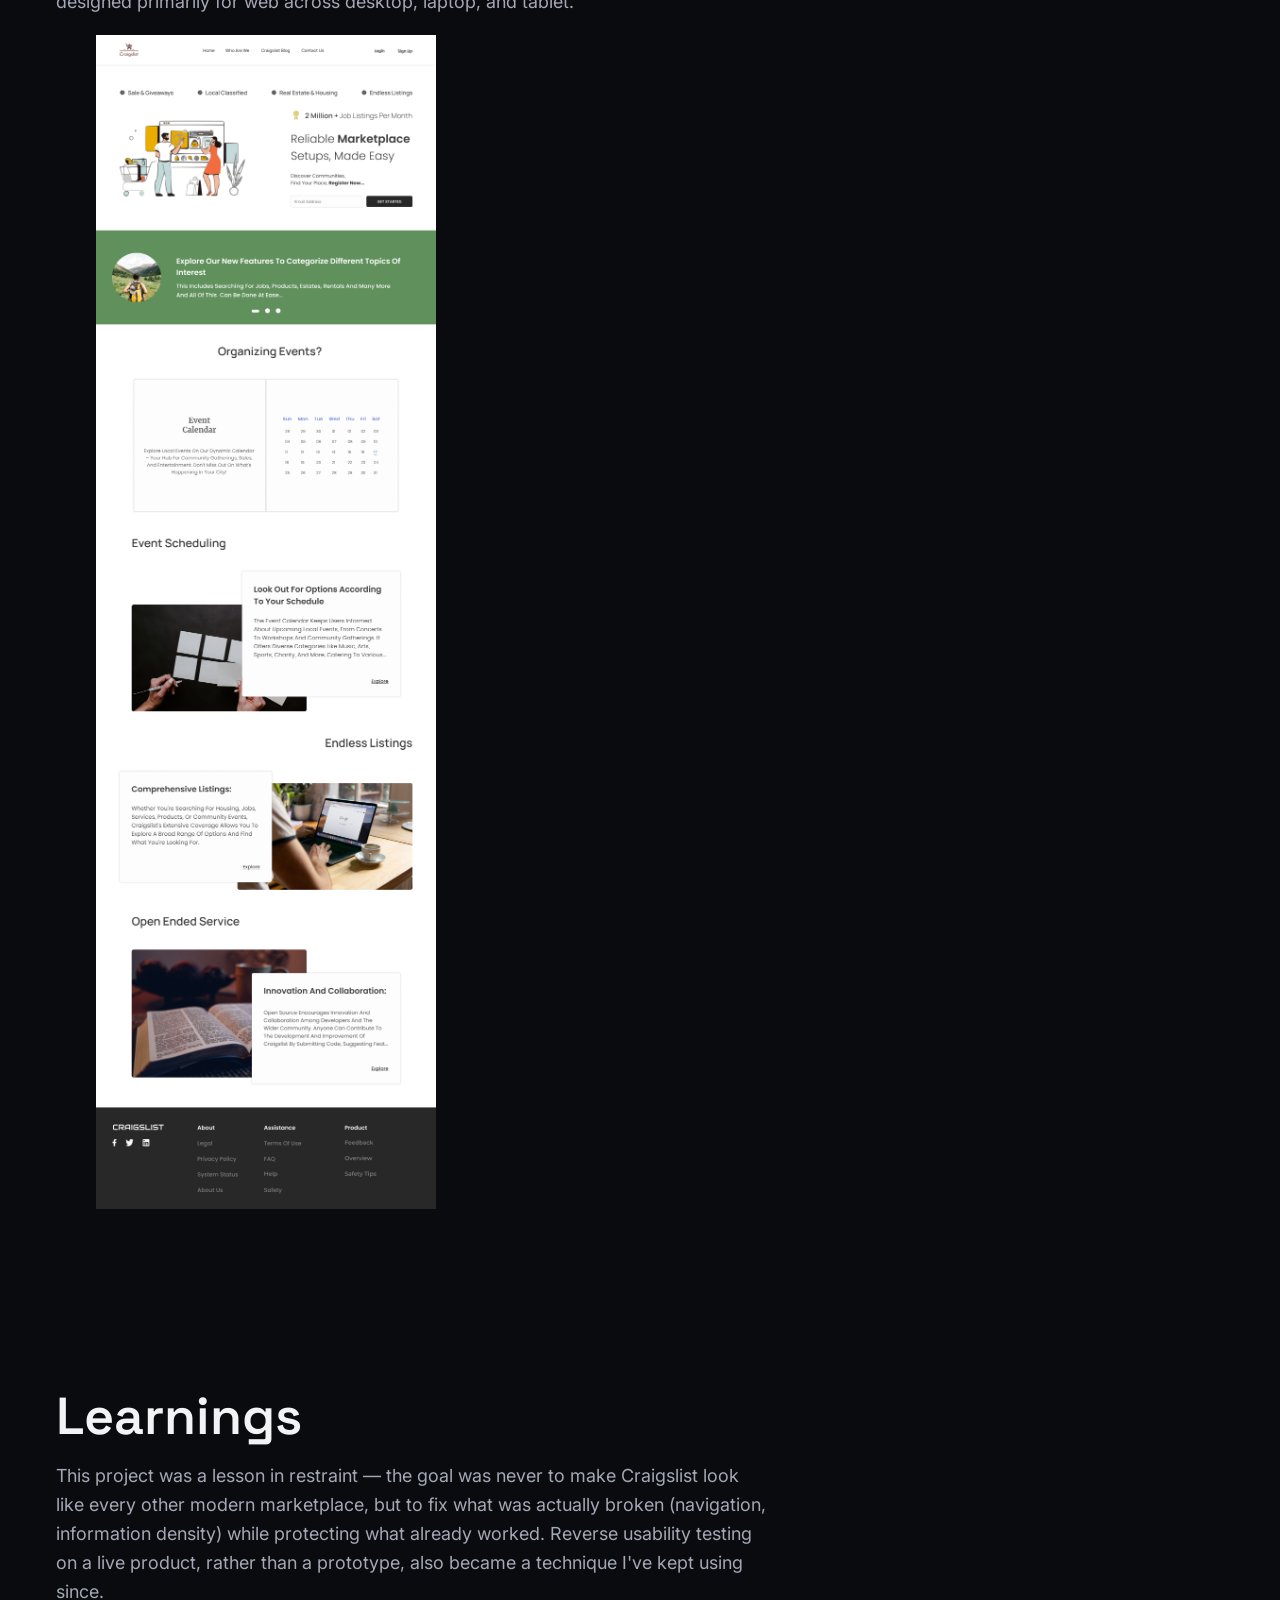
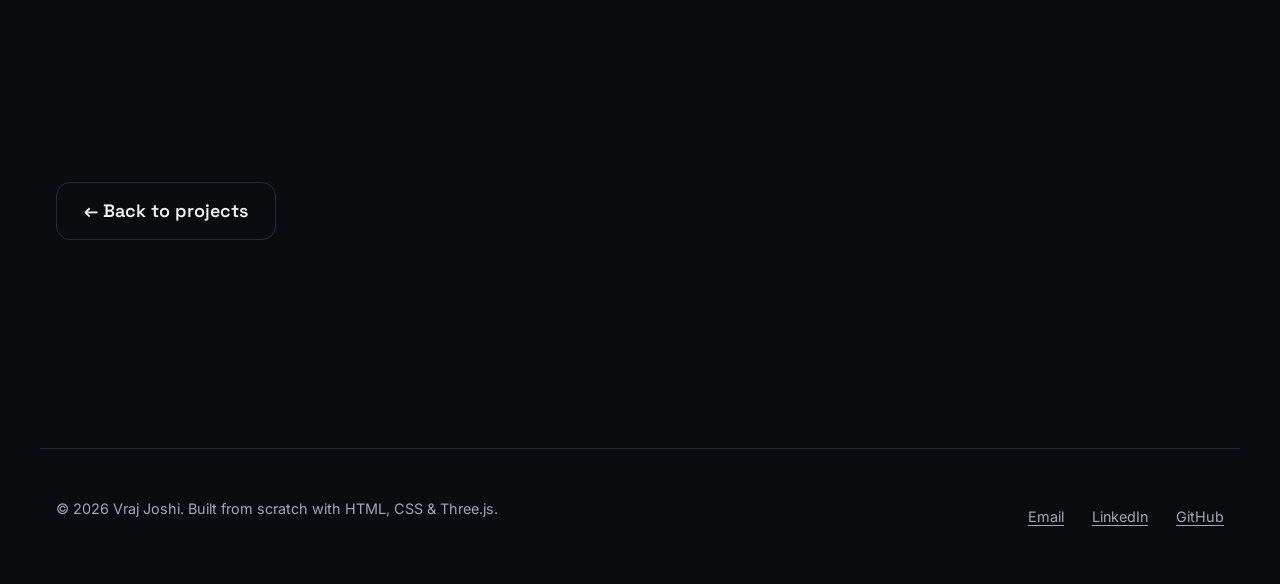
<file: projects/redesign-craigslist.html>
<!DOCTYPE html>
<html lang="en">
<head>
  <meta charset="UTF-8" />
  <meta name="viewport" content="width=device-width, initial-scale=1.0" />
  <meta name="theme-color" content="#0a0b0f" />
  <meta name="color-scheme" content="dark" />
  <link rel="icon" href="../assets/favicon.svg" type="image/svg+xml" />
  <title>Redesign: Craigslist — Vraj Joshi</title>
  <meta name="description" content="A modernization pass on Craigslist's UI and navigation, informed by reverse usability testing on the original site." />
  <meta property="og:title" content="Redesign: Craigslist — Vraj Joshi" />
  <meta property="og:description" content="Modernizing one of the web's most recognizable marketplaces." />
  <meta property="og:type" content="article" />
  <link rel="preconnect" href="https://fonts.googleapis.com" />
  <link rel="preconnect" href="https://fonts.gstatic.com" crossorigin />
  <link href="https://fonts.googleapis.com/css2?family=Space+Grotesk:wght@500;600;700&family=Inter:wght@400;500;600&family=JetBrains+Mono:wght@400;500&display=swap" rel="stylesheet" />
  <link rel="stylesheet" href="../css/tokens.css" />
  <link rel="stylesheet" href="../css/base.css" />
  <link rel="stylesheet" href="../css/main.css" />
</head>
<body>
  <a class="skip-link" href="#main">Skip to content</a>

  <header class="site-header">
    <nav class="nav container" aria-label="Primary">
      <a class="nav__brand" href="../index.html">VJ<span aria-hidden="true">.</span></a>
      <button class="nav__toggle" aria-expanded="false" aria-controls="primary-nav" aria-label="Toggle menu">
        <svg width="18" height="14" viewBox="0 0 18 14" fill="none" aria-hidden="true">
          <path d="M0 1H18M0 7H18M0 13H18" stroke="currentColor" stroke-width="2" />
        </svg>
      </button>
      <ul class="nav__list" id="primary-nav">
        <li><a href="../index.html">Home</a></li>
        <li><a href="../about.html">About</a></li>
        <li><a href="../projects.html" aria-current="page">Projects</a></li>
        <li><a href="../case-study.html">Case Study</a></li>
        <li><a href="../contact.html">Contact</a></li>
      </ul>
    </nav>
  </header>

  <main id="main">
    <section class="page-hero container">
      <span class="eyebrow">UX Design · Redesign</span>
      <h1>Redesign: Craigslist</h1>
      <p>Modernizing one of the internet's most recognizable — and most dated — marketplaces, without losing what made it work.</p>
    </section>

    <section class="section container">
      <div class="card-grid">
        <div class="card"><p class="card-label">Role</p><p>UX design, UX research, UI design for onboarding</p></div>
        <div class="card"><p class="card-label">Timeline</p><p>10 days (4 days research, 6 days design &amp; testing)</p></div>
        <div class="card"><p class="card-label">Tools</p>
          <ul class="tag-list"><li>Miro</li><li>Figma</li><li>Zeplin</li><li>Notion</li></ul>
        </div>
      </div>
    </section>

    <section class="section container">
      <h2>Problem</h2>
      <p>Craigslist's minimalism, once a strength, had become a liability: a cluttered, complex interface made navigation genuinely difficult, and the UI as a whole needed refurbishing without losing the platform's core simplicity.</p>

      <h2>Solution</h2>
      <p>Modernize the platform's navigation and visual design while keeping its core functionality and simplicity intact — responding directly to what users said they wanted, not redesigning for its own sake.</p>
    </section>

    <section class="section container">
      <h2>Reverse usability testing</h2>
      <p>Instead of testing a new prototype, I navigated users through the <em>original</em> Craigslist site to observe where they struggled firsthand. The biggest issue: information overload — too much clustered data on a single page, making it hard to find anything quickly.</p>

      <figure>
        <img src="../assets/WordsFromUsers_Craigslist.jpg" alt="Six quote cards from user feedback, including 'The website feels outdated and difficult to navigate' and 'Scams and fraudulent listings are a significant concern.'" loading="lazy" width="1901" height="821" />
        <figcaption>Words from users.</figcaption>
      </figure>

      <figure>
        <img src="../assets/OriginalDesign_Annotated_Craigslist.png" alt="Screenshot of the original Craigslist Ahmedabad listings page, annotated with usability issues: no visual features, clustered information, all categories in a single unlabeled block, and listings stacked with no visual distinction." loading="lazy" width="3981" height="2115" />
        <figcaption>Original design, annotated with usability findings.</figcaption>
      </figure>

      <ul>
        <li><strong>Categorized layout:</strong> group similar listings together for a clearer visual structure</li>
        <li><strong>Concise information:</strong> avoid overwhelming users with excessive detail up front</li>
        <li><strong>User-friendly filters:</strong> let users narrow results instead of scanning everything</li>
        <li><strong>Whitespace:</strong> reduce cognitive load with a cleaner layout</li>
        <li><strong>Progressive disclosure:</strong> reveal information as it's needed, not all at once</li>
      </ul>
    </section>

    <section class="section container">
      <h2>Wireframes</h2>
      <p>The redesigned landing page was wireframed top to bottom before any visual styling was applied, establishing the new information hierarchy: a clear hero, categorized feature sections, and consistent spacing throughout.</p>
      <figure>
        <img src="../assets/Wireframe_Landing_Craigslist.jpg" alt="Full-page wireframe of the redesigned Craigslist landing page, showing hero section, event calendar, event scheduling, endless listings, and open-ended service blocks." loading="lazy" width="1440" height="5164" style="max-width: 340px;" />
      </figure>
    </section>

    <section class="section container">
      <h2>UI direction</h2>
      <p>A balanced, corporate-but-modern visual style rather than a strict framework like Material Design or iOS — tailored specifically to Craigslist's existing user base, designed primarily for web across desktop, laptop, and tablet.</p>
      <figure>
        <img src="../assets/FinalUI_Landing_Craigslist.jpg" alt="Final high-fidelity redesign of the Craigslist landing page, with a hero banner, event calendar, event scheduling, and endless listings sections in a clean modern layout." loading="lazy" width="1440" height="4970" style="max-width: 340px;" />
      </figure>
    </section>

    <section class="section container">
      <h2>Learnings</h2>
      <p>This project was a lesson in restraint — the goal was never to make Craigslist look like every other modern marketplace, but to fix what was actually broken (navigation, information density) while protecting what already worked. Reverse usability testing on a live product, rather than a prototype, also became a technique I've kept using since.</p>
    </section>

    <section class="section container">
      <a class="btn btn--ghost" href="../projects.html">← Back to projects</a>
    </section>
  </main>

  <footer class="site-footer container">
    <div class="footer__grid">
      <p>© 2026 Vraj Joshi. Built from scratch with HTML, CSS &amp; Three.js.</p>
      <ul class="footer__links">
        <li><a href="mailto:vrajjoshi123@gmail.com">Email</a></li>
        <li><a href="https://www.linkedin.com/in/vraj-joshi" target="_blank" rel="noopener">LinkedIn<span class="visually-hidden"> (opens in a new tab)</span></a></li>
        <li><a href="https://github.com/Vraj747" target="_blank" rel="noopener">GitHub<span class="visually-hidden"> (opens in a new tab)</span></a></li>
      </ul>
    </div>
  </footer>

  <script src="../js/nav.js"></script>
</body>
</html>
</file>
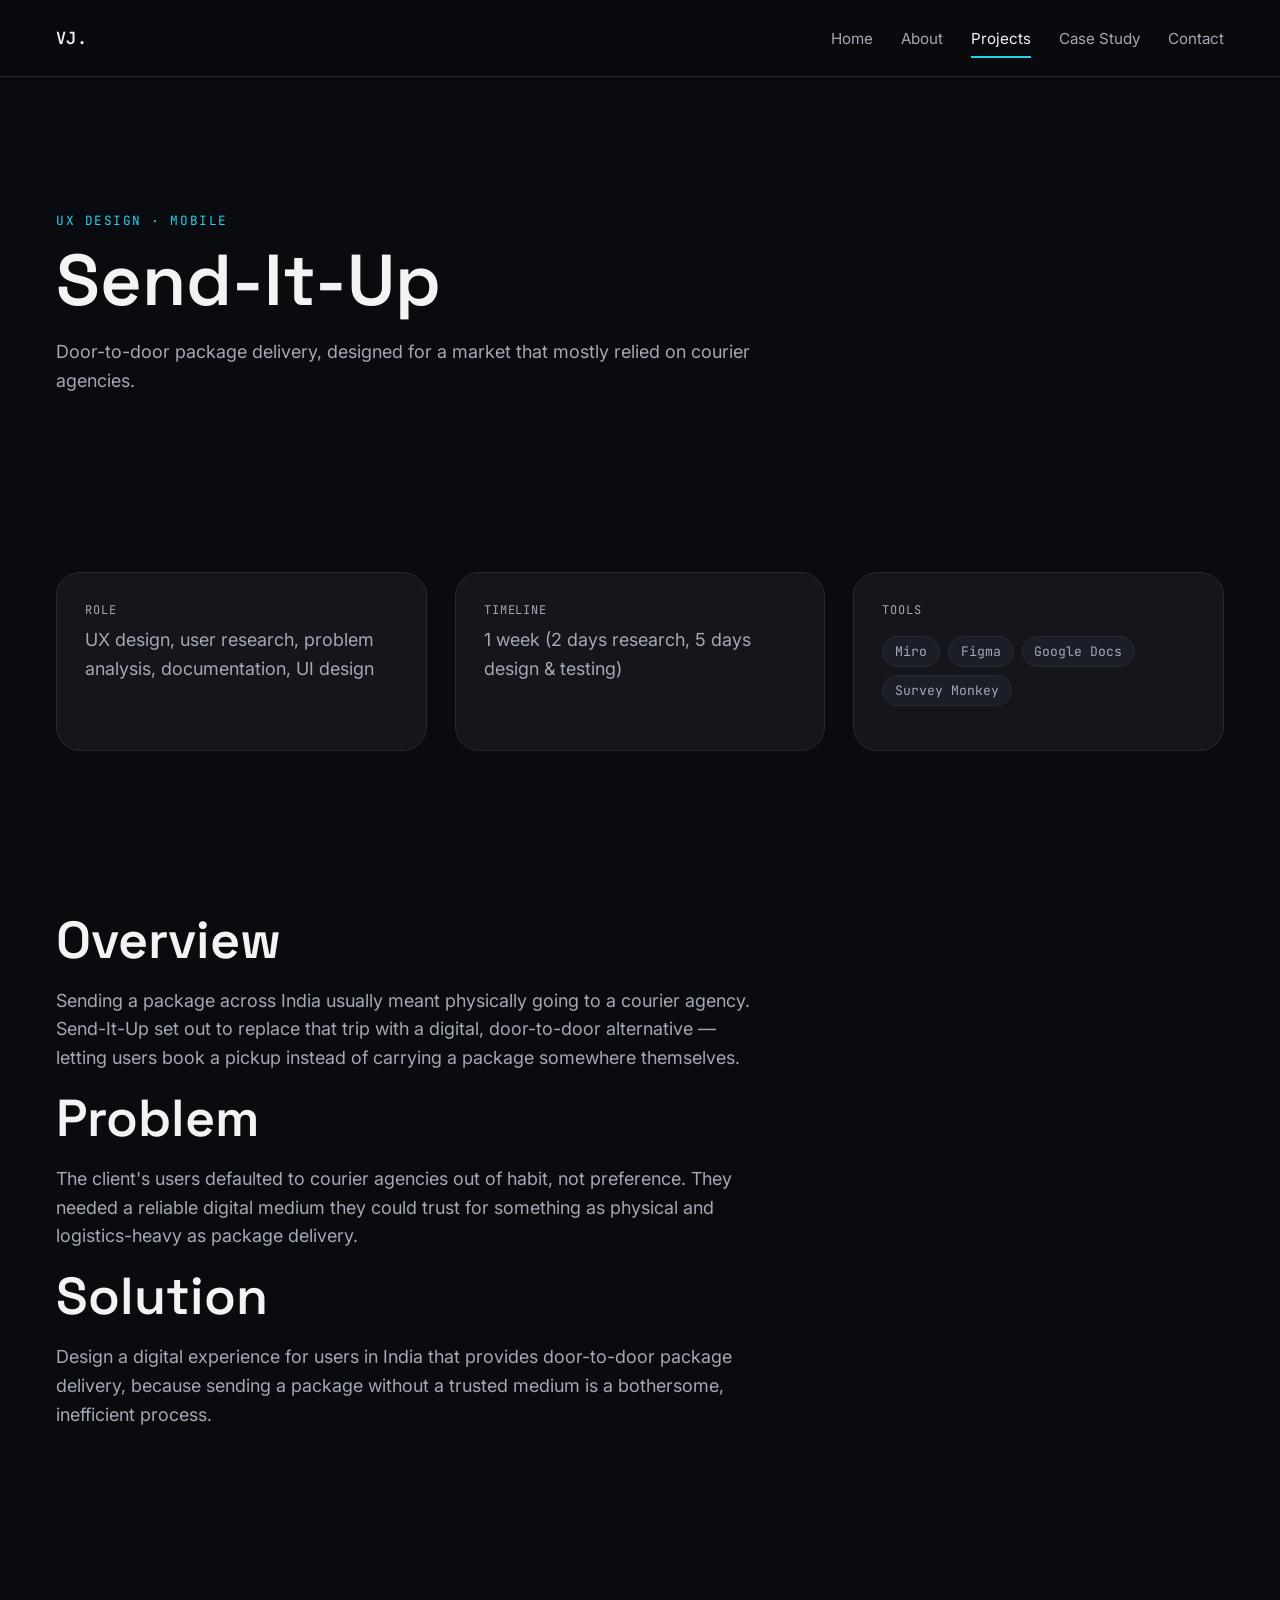
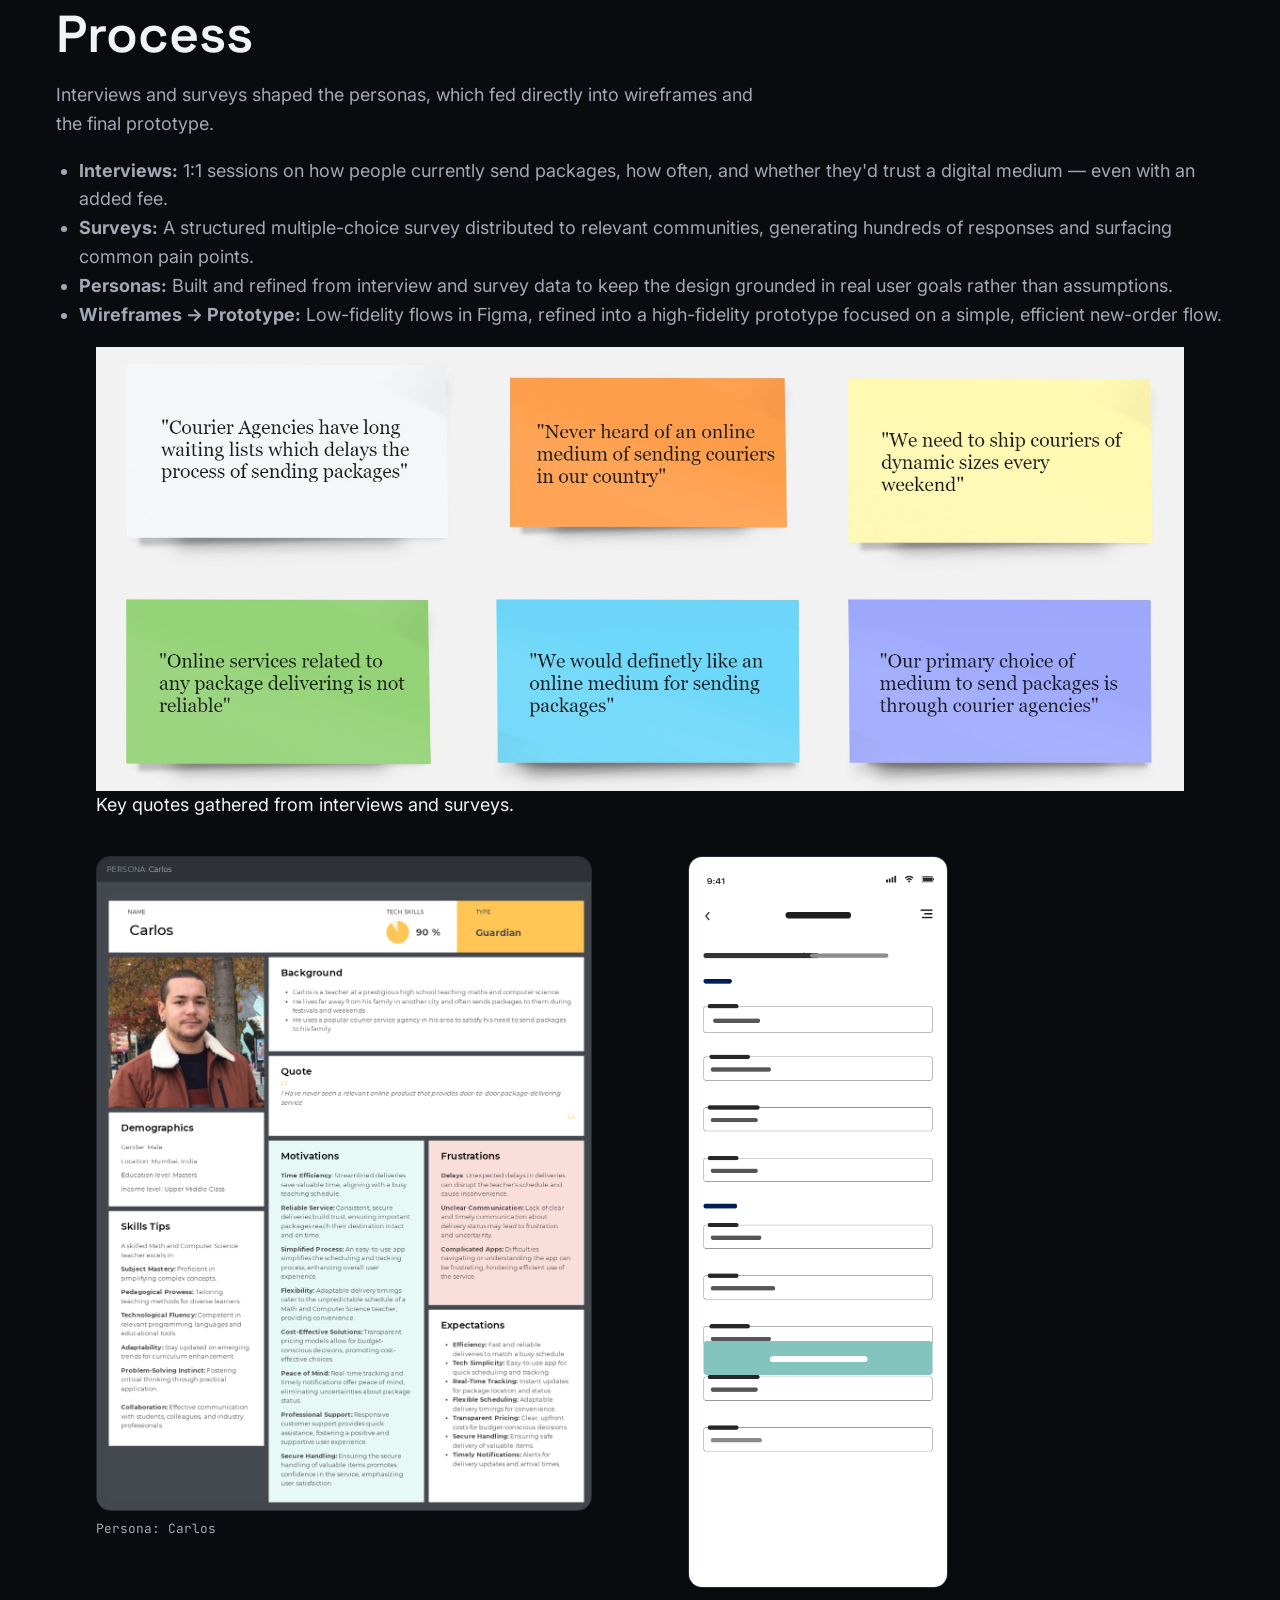
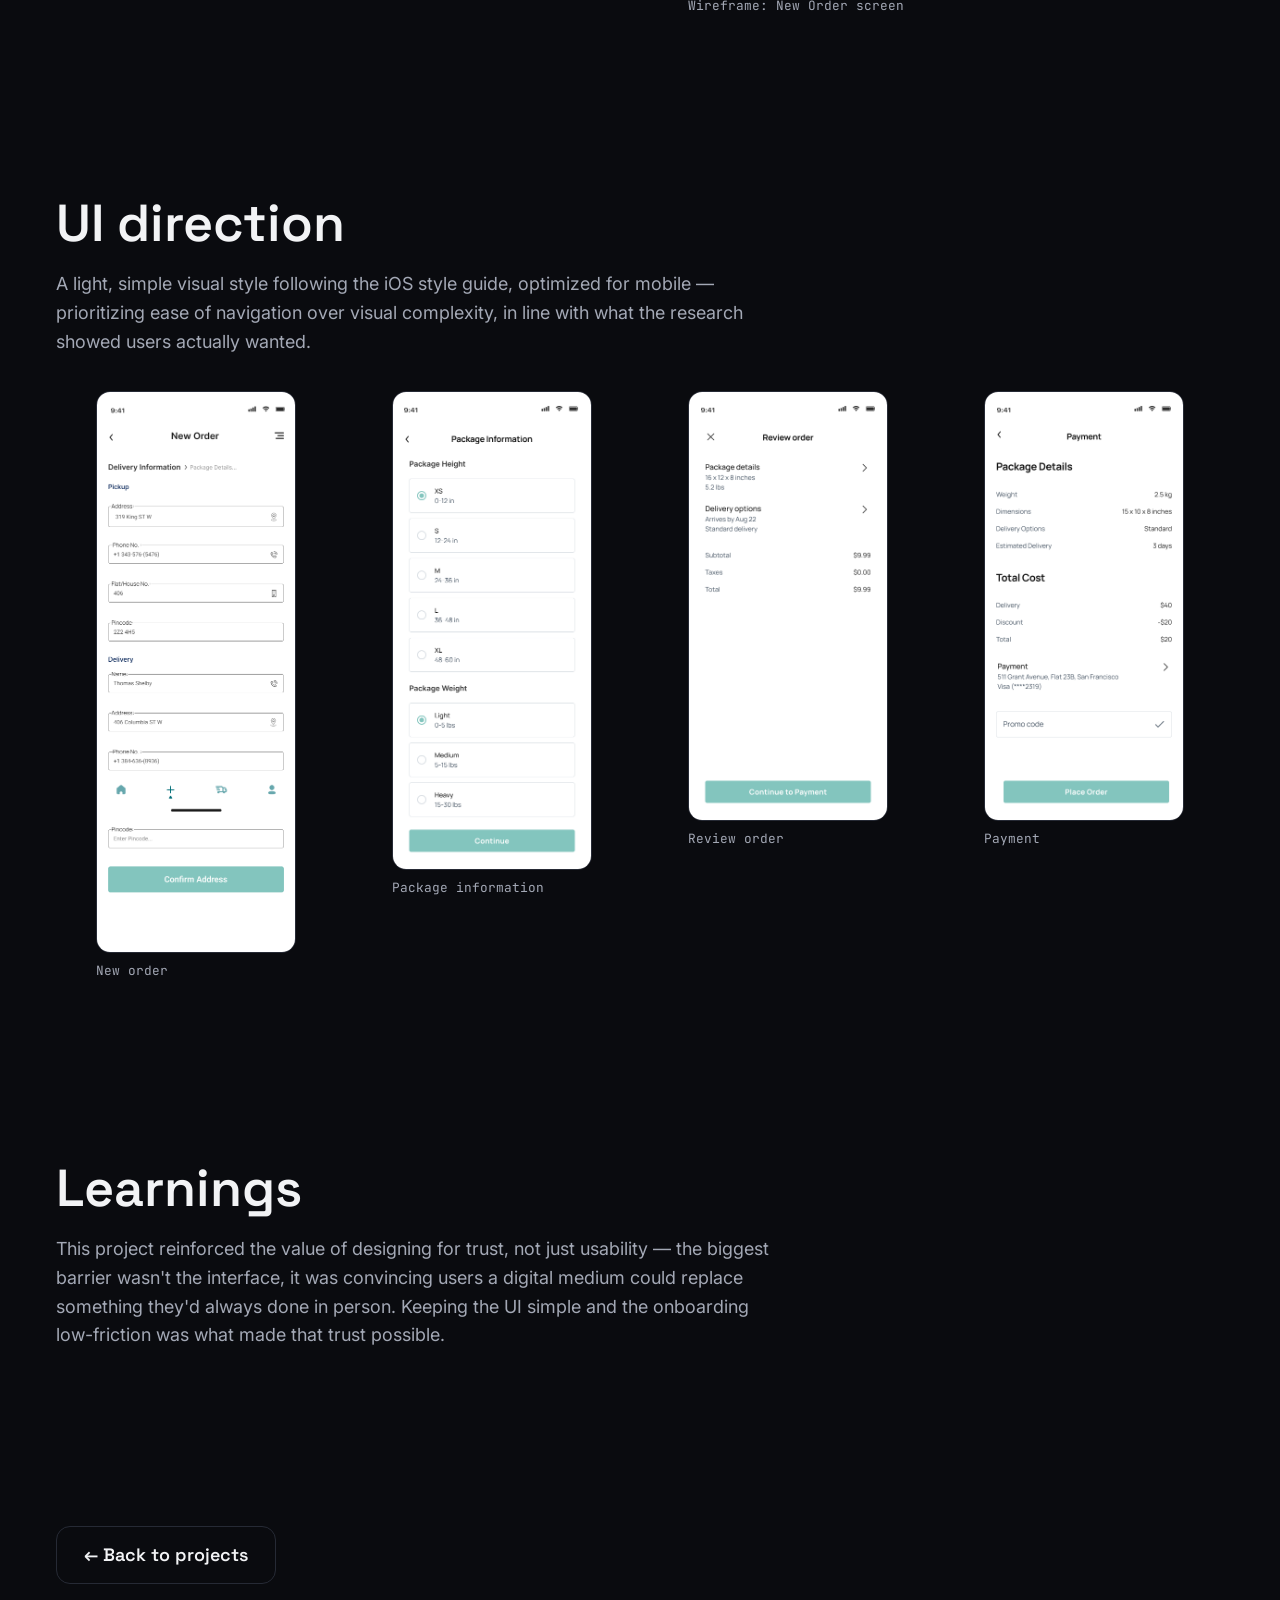
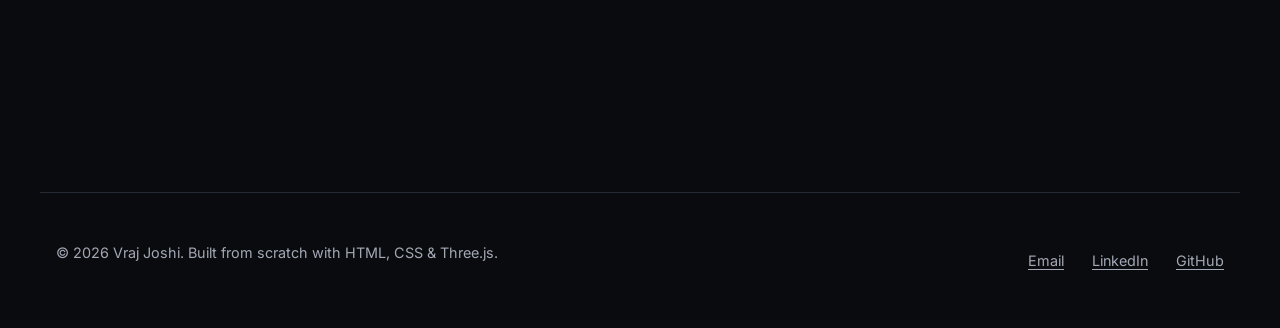
<file: projects/send-it-up.html>
<!DOCTYPE html>
<html lang="en">
<head>
  <meta charset="UTF-8" />
  <meta name="viewport" content="width=device-width, initial-scale=1.0" />
  <meta name="theme-color" content="#0a0b0f" />
  <meta name="color-scheme" content="dark" />
  <link rel="icon" href="../assets/favicon.svg" type="image/svg+xml" />
  <title>Send-It-Up — Vraj Joshi</title>
  <meta name="description" content="Send-It-Up: a door-to-door package delivery app designed for the Indian market, built around interviews, surveys, and rapid prototyping." />
  <meta property="og:title" content="Send-It-Up — Vraj Joshi" />
  <meta property="og:description" content="Door-to-door package delivery app designed for the Indian market." />
  <meta property="og:type" content="article" />
  <link rel="preconnect" href="https://fonts.googleapis.com" />
  <link rel="preconnect" href="https://fonts.gstatic.com" crossorigin />
  <link href="https://fonts.googleapis.com/css2?family=Space+Grotesk:wght@500;600;700&family=Inter:wght@400;500;600&family=JetBrains+Mono:wght@400;500&display=swap" rel="stylesheet" />
  <link rel="stylesheet" href="../css/tokens.css" />
  <link rel="stylesheet" href="../css/base.css" />
  <link rel="stylesheet" href="../css/main.css" />
</head>
<body>
  <a class="skip-link" href="#main">Skip to content</a>

  <header class="site-header">
    <nav class="nav container" aria-label="Primary">
      <a class="nav__brand" href="../index.html">VJ<span aria-hidden="true">.</span></a>
      <button class="nav__toggle" aria-expanded="false" aria-controls="primary-nav" aria-label="Toggle menu">
        <svg width="18" height="14" viewBox="0 0 18 14" fill="none" aria-hidden="true">
          <path d="M0 1H18M0 7H18M0 13H18" stroke="currentColor" stroke-width="2" />
        </svg>
      </button>
      <ul class="nav__list" id="primary-nav">
        <li><a href="../index.html">Home</a></li>
        <li><a href="../about.html">About</a></li>
        <li><a href="../projects.html" aria-current="page">Projects</a></li>
        <li><a href="../case-study.html">Case Study</a></li>
        <li><a href="../contact.html">Contact</a></li>
      </ul>
    </nav>
  </header>

  <main id="main">
    <section class="page-hero container">
      <span class="eyebrow">UX Design · Mobile</span>
      <h1>Send-It-Up</h1>
      <p>Door-to-door package delivery, designed for a market that mostly relied on courier agencies.</p>
    </section>

    <section class="section container">
      <div class="card-grid">
        <div class="card"><p class="card-label">Role</p><p>UX design, user research, problem analysis, documentation, UI design</p></div>
        <div class="card"><p class="card-label">Timeline</p><p>1 week (2 days research, 5 days design &amp; testing)</p></div>
        <div class="card"><p class="card-label">Tools</p>
          <ul class="tag-list"><li>Miro</li><li>Figma</li><li>Google Docs</li><li>Survey Monkey</li></ul>
        </div>
      </div>
    </section>

    <section class="section container">
      <h2>Overview</h2>
      <p>Sending a package across India usually meant physically going to a courier agency. Send-It-Up set out to replace that trip with a digital, door-to-door alternative — letting users book a pickup instead of carrying a package somewhere themselves.</p>

      <h2>Problem</h2>
      <p>The client's users defaulted to courier agencies out of habit, not preference. They needed a reliable digital medium they could trust for something as physical and logistics-heavy as package delivery.</p>

      <h2>Solution</h2>
      <p>Design a digital experience for users in India that provides door-to-door package delivery, because sending a package without a trusted medium is a bothersome, inefficient process.</p>
    </section>

    <section class="section container">
      <h2>Process</h2>
      <p>Interviews and surveys shaped the personas, which fed directly into wireframes and the final prototype.</p>
      <ul>
        <li><strong>Interviews:</strong> 1:1 sessions on how people currently send packages, how often, and whether they'd trust a digital medium — even with an added fee.</li>
        <li><strong>Surveys:</strong> A structured multiple-choice survey distributed to relevant communities, generating hundreds of responses and surfacing common pain points.</li>
        <li><strong>Personas:</strong> Built and refined from interview and survey data to keep the design grounded in real user goals rather than assumptions.</li>
        <li><strong>Wireframes → Prototype:</strong> Low-fidelity flows in Figma, refined into a high-fidelity prototype focused on a simple, efficient new-order flow.</li>
      </ul>

      <figure>
        <img src="../assets/KeyInsightsGatheredFromSurveys_SendItUp.jpg" alt="Six quote cards from user interviews and surveys, including 'Courier agencies have long waiting lists' and 'We would definitely like an online medium for sending packages.'" loading="lazy" width="1957" height="798" />
        <figcaption>Key quotes gathered from interviews and surveys.</figcaption>
      </figure>

      <ul class="figure-grid">
        <li>
          <figure>
            <img src="../assets/Persona_SendItUp.png" alt="Persona profile for Carlos, a 90% tech-proficient teacher in Mumbai who sends packages to family during festivals and weekends via a courier agency." loading="lazy" width="1050" height="1389" />
            <figcaption>Persona: Carlos</figcaption>
          </figure>
        </li>
        <li>
          <figure>
            <img src="../assets/Wireframe_NewOrderScreen_SendItUp.png" alt="Low-fidelity wireframe of the New Order screen, showing pickup and delivery address form fields." loading="lazy" width="428" height="1211" style="max-width: 260px;" />
            <figcaption>Wireframe: New Order screen</figcaption>
          </figure>
        </li>
      </ul>
    </section>

    <section class="section container">
      <h2>UI direction</h2>
      <p>A light, simple visual style following the iOS style guide, optimized for mobile — prioritizing ease of navigation over visual complexity, in line with what the research showed users actually wanted.</p>

      <ul class="figure-grid">
        <li>
          <figure>
            <img src="../assets/Prototype_NewOrderScreen_SendItUp.png" alt="High-fidelity New Order screen with pickup and delivery address fields and a bottom navigation bar." loading="lazy" width="428" height="1211" />
            <figcaption>New order</figcaption>
          </figure>
        </li>
        <li>
          <figure>
            <img src="../assets/Prototype_PackageInformationScreen_SendItUp.png" alt="Package Information screen with selectable package height and weight options, from XS to XL and Light to Heavy." loading="lazy" width="428" height="1031" />
            <figcaption>Package information</figcaption>
          </figure>
        </li>
        <li>
          <figure>
            <img src="../assets/Prototype_ReviewOrderScreen_SendItUp.png" alt="Review Order screen showing package details, delivery options, and an order subtotal before payment." loading="lazy" width="428" height="926" />
            <figcaption>Review order</figcaption>
          </figure>
        </li>
        <li>
          <figure>
            <img src="../assets/Prototype_PaymentScreen_SendItUp.png" alt="Payment screen with package details, total cost breakdown, saved payment method, and a Place Order button." loading="lazy" width="428" height="926" />
            <figcaption>Payment</figcaption>
          </figure>
        </li>
      </ul>
    </section>

    <section class="section container">
      <h2>Learnings</h2>
      <p>This project reinforced the value of designing for trust, not just usability — the biggest barrier wasn't the interface, it was convincing users a digital medium could replace something they'd always done in person. Keeping the UI simple and the onboarding low-friction was what made that trust possible.</p>
    </section>

    <section class="section container">
      <a class="btn btn--ghost" href="../projects.html">← Back to projects</a>
    </section>
  </main>

  <footer class="site-footer container">
    <div class="footer__grid">
      <p>© 2026 Vraj Joshi. Built from scratch with HTML, CSS &amp; Three.js.</p>
      <ul class="footer__links">
        <li><a href="mailto:vrajjoshi123@gmail.com">Email</a></li>
        <li><a href="https://www.linkedin.com/in/vraj-joshi" target="_blank" rel="noopener">LinkedIn<span class="visually-hidden"> (opens in a new tab)</span></a></li>
        <li><a href="https://github.com/Vraj747" target="_blank" rel="noopener">GitHub<span class="visually-hidden"> (opens in a new tab)</span></a></li>
      </ul>
    </div>
  </footer>

  <script src="../js/nav.js"></script>
</body>
</html>
</file>
<file: css/tokens.css>
/* Nocturne design tokens */
:root {
  --color-bg: #0a0b0f;
  --color-surface: #14161c;
  --color-surface-raised: #1b1e26;
  --color-border: #262a35;
  --color-text: #f2f3f5;
  --color-text-muted: #a3a8b5;
  --color-accent-1: #7c5cff;
  --color-accent-2: #22d3ee;
  --color-accent-gradient: linear-gradient(120deg, var(--color-accent-1), var(--color-accent-2));
  --color-focus: #22d3ee;

  --font-heading: "Space Grotesk", "Segoe UI", sans-serif;
  --font-body: "Inter", "Segoe UI", sans-serif;
  --font-mono: "JetBrains Mono", "Consolas", monospace;

  --step-0: clamp(1rem, 0.95rem + 0.25vw, 1.125rem);
  --step-1: clamp(1.25rem, 1.15rem + 0.5vw, 1.5rem);
  --step-2: clamp(1.75rem, 1.5rem + 1vw, 2.25rem);
  --step-3: clamp(2.25rem, 1.8rem + 2vw, 3.25rem);
  --step-4: clamp(2.75rem, 2rem + 3.5vw, 4.5rem);

  --space-xs: 0.5rem;
  --space-sm: 1rem;
  --space-md: 1.75rem;
  --space-lg: 3rem;
  --space-xl: 5rem;
  --space-2xl: 8rem;

  --radius-sm: 8px;
  --radius-md: 14px;
  --radius-lg: 24px;

  --max-width: 1200px;
  --transition-fast: 150ms ease;
  --transition-medium: 300ms ease;
}

@media (prefers-color-scheme: light) {
  :root {
    /* Nocturne is intentionally dark-first; keep the same palette in light OS mode
       since the brand relies on contrast against near-black, not on inverting. */
  }
}
</file>
<file: css/base.css>
/* Reset & base */
*,
*::before,
*::after {
  box-sizing: border-box;
}

html {
  scroll-behavior: smooth;
  /* A2: keep anchored/focused elements clear of the sticky header (WCAG 2.2 · 2.4.11 Focus Not Obscured) */
  scroll-padding-top: 5rem;
  color-scheme: dark;
}

@media (prefers-reduced-motion: reduce) {
  html {
    scroll-behavior: auto;
  }
  *,
  *::before,
  *::after {
    animation-duration: 0.01ms !important;
    animation-iteration-count: 1 !important;
    transition-duration: 0.01ms !important;
    scroll-behavior: auto !important;
  }
}

body {
  margin: 0;
  background: var(--color-bg);
  color: var(--color-text);
  font-family: var(--font-body);
  font-size: var(--step-0);
  line-height: 1.6;
  -webkit-font-smoothing: antialiased;
}

img,
svg,
video,
canvas {
  max-width: 100%;
  display: block;
}

/* A2: width/height attributes reserve space (no layout shift); height:auto keeps the true aspect ratio */
img {
  height: auto;
}

h1,
h2,
h3,
h4 {
  font-family: var(--font-heading);
  line-height: 1.15;
  margin: 0 0 var(--space-sm);
  font-weight: 600;
}

h1 {
  font-size: var(--step-4);
}
h2 {
  font-size: var(--step-3);
}
h3 {
  font-size: var(--step-2);
}
h4 {
  font-size: var(--step-1);
}

p {
  margin: 0 0 var(--space-sm);
  max-width: 65ch;
  color: var(--color-text-muted);
}

a {
  color: var(--color-accent-2);
  text-decoration-thickness: 1px;
  text-underline-offset: 3px;
}

a:hover {
  color: var(--color-text);
}

ul,
ol {
  padding-left: 1.25em;
  color: var(--color-text-muted);
}

/* Focus visibility (WCAG) */
:focus-visible {
  outline: 2px solid var(--color-focus);
  outline-offset: 3px;
  border-radius: var(--radius-sm);
}

/* Skip link */
.skip-link {
  position: absolute;
  left: -999px;
  top: auto;
  z-index: 1000;
  background: var(--color-surface-raised);
  color: var(--color-text);
  padding: var(--space-xs) var(--space-sm);
  border-radius: var(--radius-sm);
  border: 1px solid var(--color-border);
}

.skip-link:focus {
  left: var(--space-sm);
  top: var(--space-sm);
}

.container {
  max-width: var(--max-width);
  margin-inline: auto;
  padding-inline: var(--space-sm);
}

.visually-hidden {
  position: absolute;
  width: 1px;
  height: 1px;
  overflow: hidden;
  clip: rect(0 0 0 0);
  white-space: nowrap;
}

/* A2: Windows High Contrast / forced-colors support */
@media (forced-colors: active) {
  :focus-visible {
    outline: 3px solid Highlight;
  }
  .btn,
  .card,
  .journey__panel-inner,
  .journey__aside {
    border: 1px solid CanvasText;
  }
  /* gradient-clipped numbers lose their background in forced colors, so give them a real text colour */
  .journey__stat-num {
    background: none;
    color: CanvasText;
    -webkit-text-fill-color: currentColor;
  }
}

/* A2: let long strings (emails, URLs) wrap instead of forcing horizontal scroll at 320px / 400% zoom */
h1, h2, h3, h4, p, li, a {
  overflow-wrap: break-word;
}
</file>
<file: css/main.css>
/* Site chrome */
.site-header {
  position: sticky;
  top: 0;
  z-index: 100;
  background: rgba(10, 11, 15, 0.85);
  backdrop-filter: blur(10px);
  border-bottom: 1px solid var(--color-border);
}

.nav {
  display: flex;
  align-items: center;
  justify-content: space-between;
  padding-block: var(--space-sm);
}

.nav__brand {
  /* A2: 44px minimum touch target */
  display: inline-flex;
  align-items: center;
  min-height: 44px;
  min-width: 44px;
  font-family: var(--font-mono);
  font-weight: 600;
  color: var(--color-text);
  text-decoration: none;
  font-size: 1.05rem;
  letter-spacing: 0.02em;
}

.nav__brand:hover {
  color: var(--color-accent-2);
}

.nav__list {
  list-style: none;
  display: flex;
  gap: var(--space-md);
  margin: 0;
  padding: 0;
}

.nav__list a {
  color: var(--color-text-muted);
  text-decoration: none;
  font-size: 0.95rem;
  padding: var(--space-xs) 0;
  border-bottom: 2px solid transparent;
  transition: color var(--transition-fast), border-color var(--transition-fast);
}

.nav__list a:hover,
.nav__list a[aria-current="page"] {
  color: var(--color-text);
  border-bottom-color: var(--color-accent-2);
}

.nav__toggle {
  display: none;
}

.site-footer {
  border-top: 1px solid var(--color-border);
  margin-top: var(--space-2xl);
  padding-block: var(--space-lg);
  color: var(--color-text-muted);
  font-size: 0.9rem;
}

.footer__grid {
  display: flex;
  flex-wrap: wrap;
  gap: var(--space-md);
  justify-content: space-between;
  align-items: center;
}

.footer__links {
  list-style: none;
  display: flex;
  gap: var(--space-md);
  padding: 0;
  margin: 0;
}

.footer__links a {
  color: var(--color-text-muted);
}

.footer__links a:hover {
  color: var(--color-accent-2);
}

/* Page hero */
.page-hero {
  padding-block: var(--space-2xl) var(--space-xl);
}

.eyebrow {
  font-family: var(--font-mono);
  color: var(--color-accent-2);
  text-transform: uppercase;
  letter-spacing: 0.12em;
  font-size: 0.8rem;
  display: inline-block;
  margin-bottom: var(--space-xs);
}

/* Buttons */
.btn {
  display: inline-flex;
  align-items: center;
  gap: 0.5em;
  padding: 0.75em 1.5em;
  border-radius: var(--radius-md);
  font-family: var(--font-heading);
  font-weight: 600;
  text-decoration: none;
  border: 1px solid transparent;
  transition: transform var(--transition-fast), border-color var(--transition-fast), background var(--transition-fast);
}

.btn--primary {
  background: var(--color-accent-gradient);
  color: #000;
}

.btn--primary:hover {
  transform: translateY(-2px);
  color: #000;
}

.btn--ghost {
  border-color: var(--color-border);
  color: var(--color-text);
}

.btn--ghost:hover {
  border-color: var(--color-accent-2);
  color: var(--color-accent-2);
}

/* Section spacing */
.section {
  padding-block: var(--space-xl);
}

.section--tight {
  padding-block: var(--space-lg);
}

/* Cards */
.card {
  background: var(--color-surface);
  border: 1px solid var(--color-border);
  border-radius: var(--radius-lg);
  padding: var(--space-md);
}

.card-grid {
  display: grid;
  grid-template-columns: repeat(auto-fit, minmax(min(280px, 100%), 1fr));
  gap: var(--space-md);
}

.project-card {
  display: flex;
  flex-direction: column;
  gap: var(--space-xs);
  text-decoration: none;
  color: inherit;
  transition: transform var(--transition-medium), border-color var(--transition-fast);
}

.project-card:hover {
  transform: translateY(-4px);
  border-color: var(--color-accent-1);
}

.project-card__tag {
  font-family: var(--font-mono);
  font-size: 0.75rem;
  color: var(--color-accent-2);
  text-transform: uppercase;
  letter-spacing: 0.08em;
}

.project-card h3 {
  margin-bottom: 0;
}

.project-card p {
  color: var(--color-text-muted);
  margin-bottom: 0;
}

.tag-list {
  list-style: none;
  display: flex;
  flex-wrap: wrap;
  gap: var(--space-xs);
  padding: 0;
  margin: var(--space-sm) 0;
}

.tag-list li {
  background: var(--color-surface-raised);
  border: 1px solid var(--color-border);
  border-radius: 999px;
  padding: 0.3em 0.9em;
  font-size: 0.82rem;
  font-family: var(--font-mono);
  color: var(--color-text-muted);
}

/* Skills grid */
.skills-grid {
  display: grid;
  grid-template-columns: repeat(auto-fit, minmax(220px, 1fr));
  gap: var(--space-md);
}

.skills-grid h3 {
  font-size: var(--step-1);
  margin-bottom: var(--space-xs);
}

/* Metadata label inside a card (Role / Timeline / Tools) — not a heading */
.card-label {
  font-family: var(--font-mono);
  text-transform: uppercase;
  letter-spacing: 0.08em;
  font-size: 0.75rem;
  color: var(--color-text-muted);
  margin: 0 0 0.5em;
}

/* Case study specific */
.case-artifact {
  border: 1px solid var(--color-border);
  border-radius: var(--radius-lg);
  padding: var(--space-md);
  background: var(--color-surface);
  margin-block: var(--space-md);
}

.case-artifact img,
.figure-grid img {
  border-radius: var(--radius-md);
  border: 1px solid var(--color-border);
  width: 100%;
  height: auto;
  background: var(--color-surface-raised);
}

.figure-grid {
  display: grid;
  grid-template-columns: repeat(auto-fit, minmax(180px, 1fr));
  gap: var(--space-sm);
  margin: var(--space-sm) 0 0;
  list-style: none;
  padding: 0;
}

.figure-grid figcaption,
.case-artifact figcaption {
  margin-top: var(--space-xs);
  font-size: 0.8rem;
  font-family: var(--font-mono);
  color: var(--color-text-muted);
}

.case-artifact__label {
  font-family: var(--font-mono);
  font-size: 0.75rem;
  color: var(--color-accent-2);
  text-transform: uppercase;
  letter-spacing: 0.1em;
  margin-bottom: var(--space-xs);
  display: block;
}

.case-nav {
  display: flex;
  flex-wrap: wrap;
  gap: var(--space-xs);
  list-style: none;
  padding: 0;
  margin: var(--space-md) 0;
  border-top: 1px solid var(--color-border);
  border-bottom: 1px solid var(--color-border);
}

.case-nav a {
  display: flex;
  align-items: center;
  min-height: 44px; /* A2: touch target */
  padding: var(--space-xs) var(--space-sm);
  color: var(--color-text-muted);
  text-decoration: none;
  font-size: 0.85rem;
}

.case-nav a:hover {
  color: var(--color-accent-2);
}

/* Touch devices: every link/button gets a 44px hit area (WCAG 2.5.5 best practice; AA minimum is 24px) */
@media (pointer: coarse) {
  .nav__list a,
  .footer__links a,
  .journey-rail a {
    display: inline-flex;
    align-items: center;
    min-height: 44px;
  }
}

/* Responsive nav — phones (<= 720px) */
@media (max-width: 720px) {
  .nav__list {
    display: none;
    position: absolute;
    top: 100%;
    left: 0;
    right: 0;
    background: var(--color-surface);
    border-bottom: 1px solid var(--color-border);
    flex-direction: column;
    gap: 0;
    padding: var(--space-sm);
  }

  .nav__list.is-open {
    display: flex;
  }

  .nav__list a {
    display: flex;
    align-items: center;
    min-height: 48px;
    width: 100%;
  }

  .nav__toggle {
    display: inline-flex;
    align-items: center;
    justify-content: center;
    background: none;
    border: 1px solid var(--color-border);
    border-radius: var(--radius-sm);
    color: var(--color-text);
    width: 44px;
    height: 44px;
    cursor: pointer;
  }

  .nav {
    position: relative;
  }

  .page-hero {
    padding-block: var(--space-xl) var(--space-lg);
  }

  .section {
    padding-block: var(--space-lg);
  }

  .card {
    padding: var(--space-sm);
  }

  .footer__grid {
    flex-direction: column;
    align-items: flex-start;
  }
}

/* Tablets (721px – 1024px): inline nav stays, but tighter rhythm and a guaranteed 2-column card grid */
@media (min-width: 721px) and (max-width: 1024px) {
  .container {
    padding-inline: var(--space-md);
  }

  .nav__list {
    gap: var(--space-sm);
  }

  .card-grid {
    grid-template-columns: repeat(2, minmax(0, 1fr));
  }

  .page-hero {
    padding-block: var(--space-xl) var(--space-lg);
  }

  .section {
    padding-block: var(--space-lg);
  }

  .skills-grid {
    grid-template-columns: repeat(2, minmax(0, 1fr));
  }
}

/* Large screens: stop line lengths and hero type from growing without limit */
@media (min-width: 1600px) {
  :root {
    --max-width: 1360px;
  }
}
</file>
